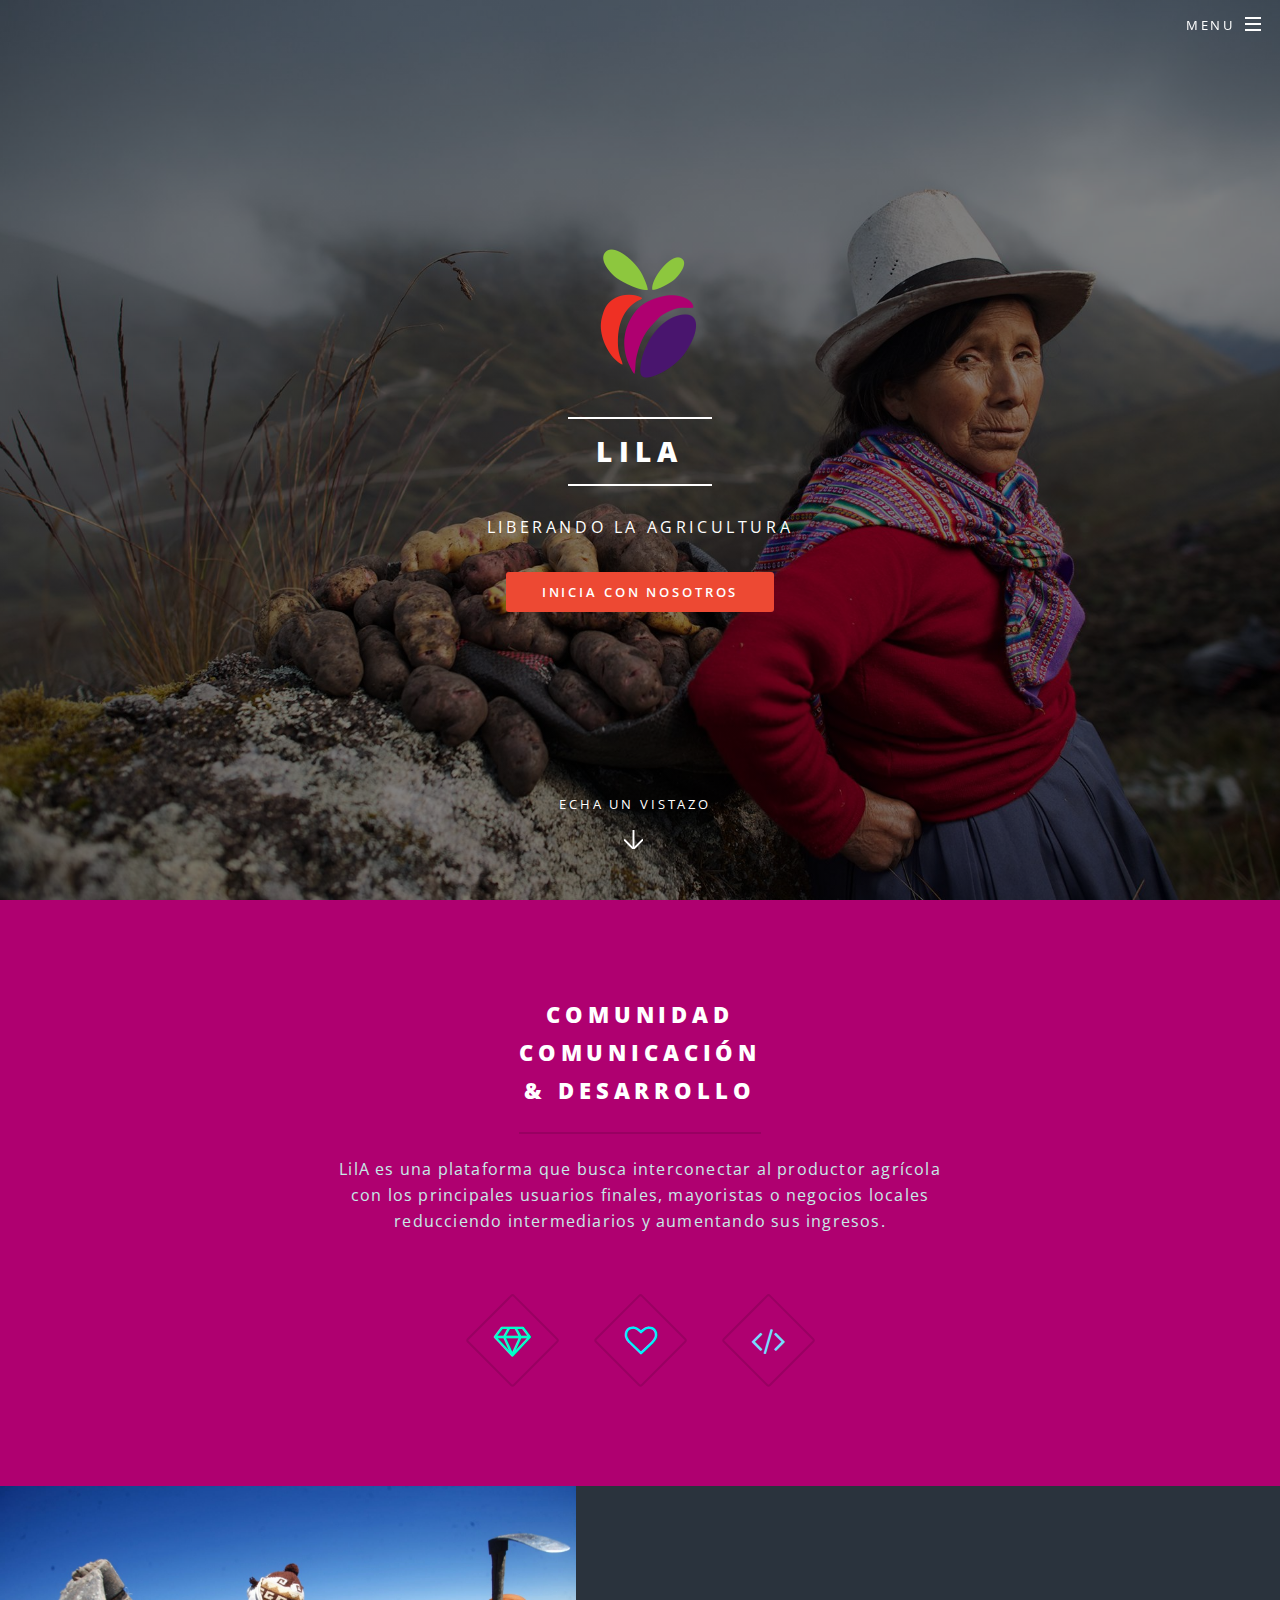
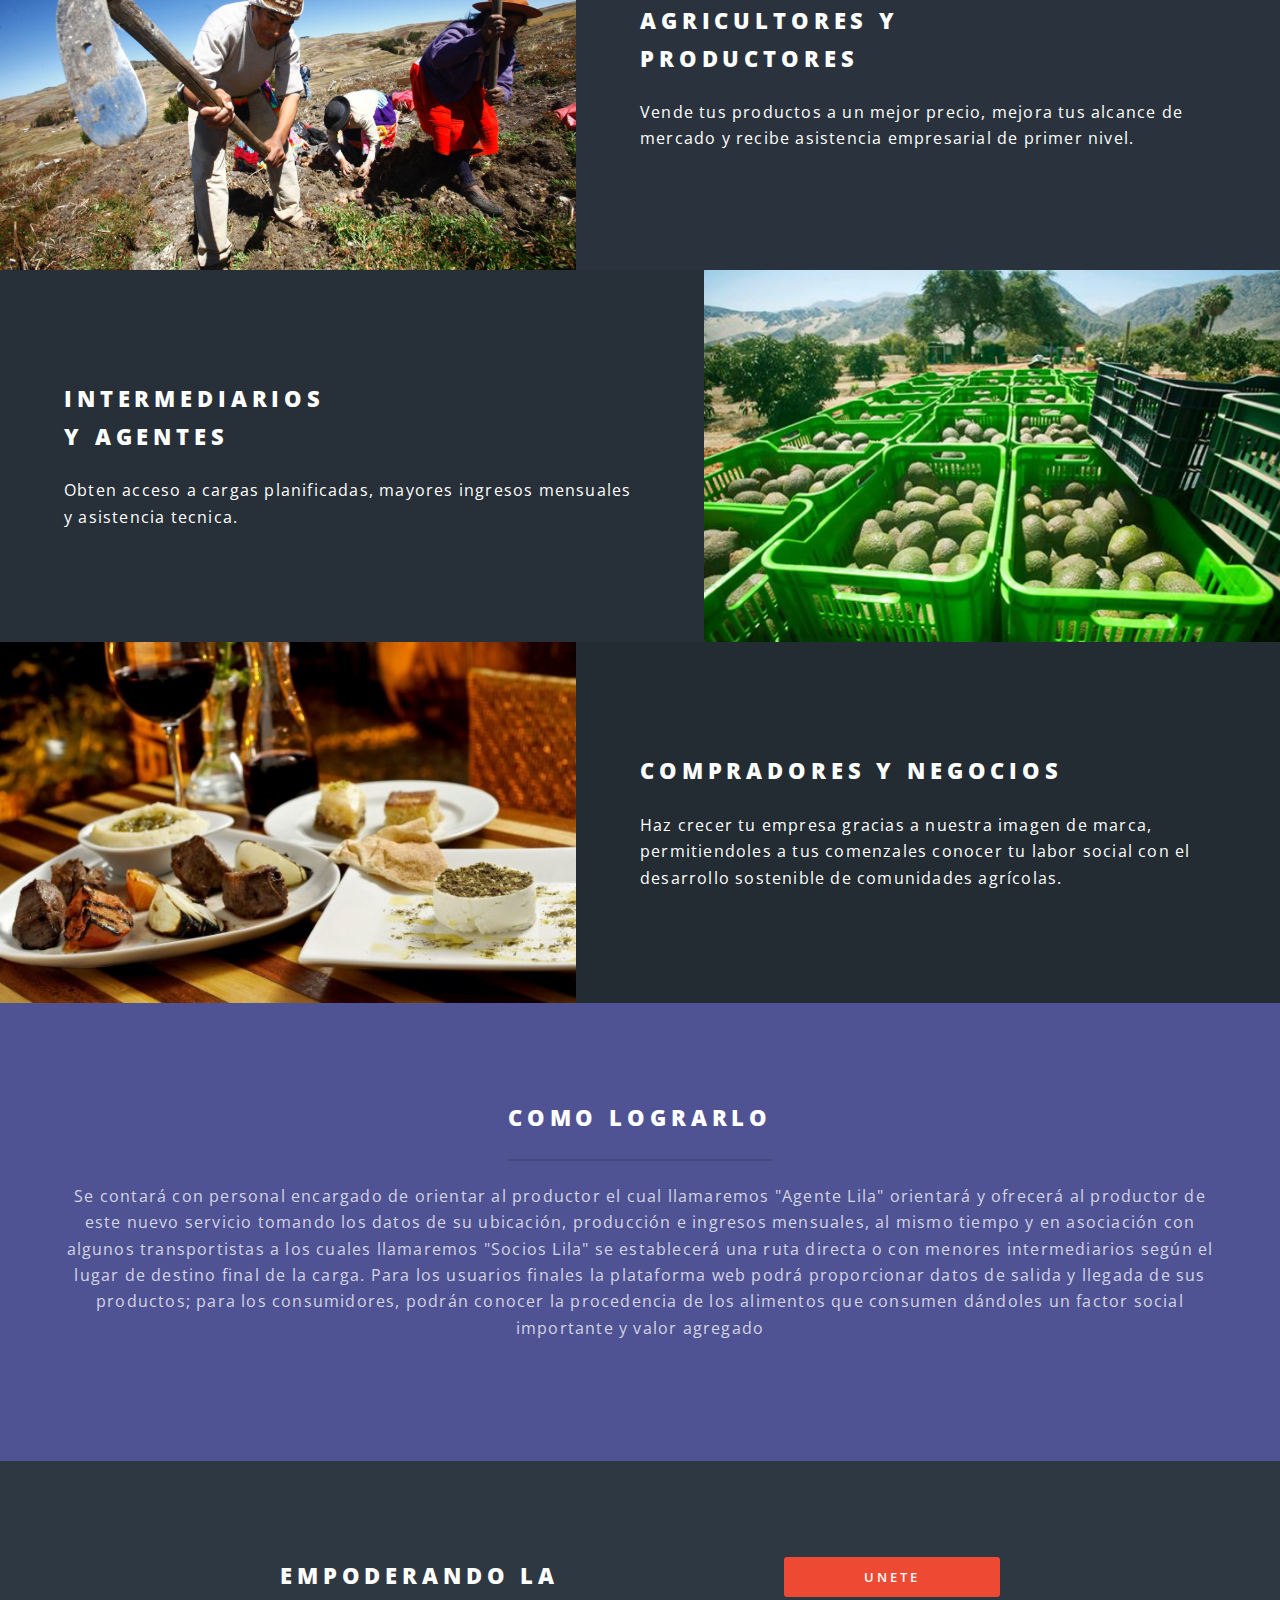
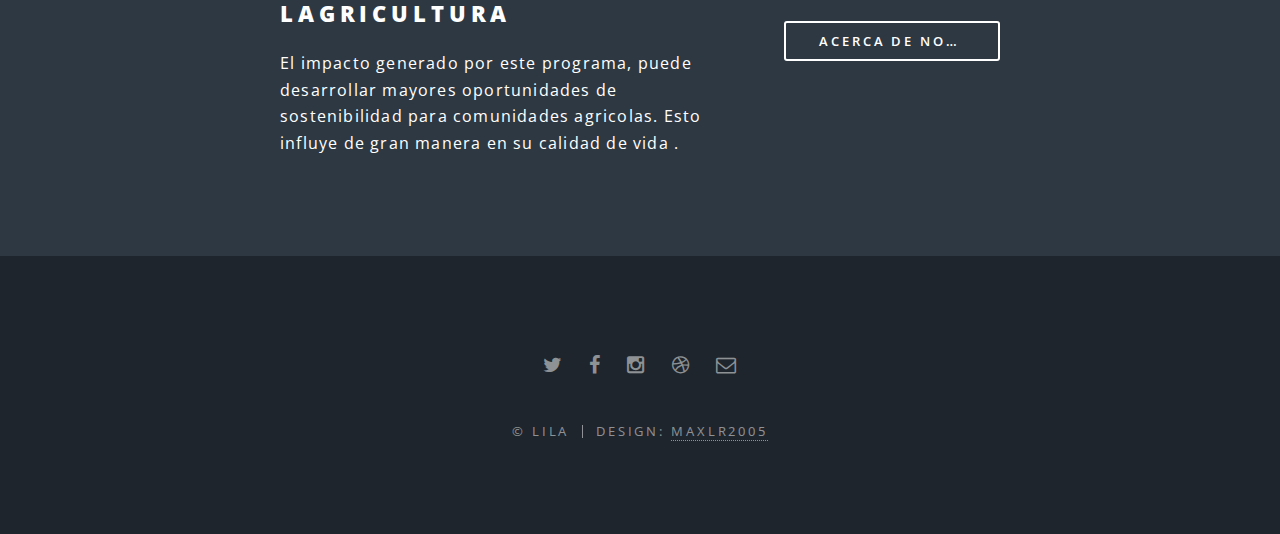
<file: index.html>
<!DOCTYPE HTML>
<!--
	Spectral by HTML5 UP
	html5up.net | @n33co
	Free for personal and commercial use under the CCA 3.0 license (html5up.net/license)
-->
<html>
	<head>
		<title>LilA</title>
		<meta charset="utf-8" />
		<meta name="viewport" content="width=device-width, initial-scale=1" />
		<!--[if lte IE 8]><script src="assets/js/ie/html5shiv.js"></script><![endif]-->
		<link rel="stylesheet" href="assets/css/main.css" />
		<!--[if lte IE 8]><link rel="stylesheet" href="assets/css/ie8.css" /><![endif]-->
		<!--[if lte IE 9]><link rel="stylesheet" href="assets/css/ie9.css" /><![endif]-->
	</head>
	<body class="landing">

		<!-- Page Wrapper -->
			<div id="page-wrapper">

				<!-- Header -->
					<header id="header" class="alt">
                        
						<h1><a href="index.html"><img src="images/li.png"/>LilA</a></h1>
						<nav id="nav">
							<ul>
								<li class="special">
									<a href="#menu" class="menuToggle"><span>Menu</span></a>
									<div id="menu">
										<ul>
											<li><a href="index.html">Inicio</a></li>
                                            <li><a href="login.html">Log In</a></li>
                                            <li><a href="sing_up.html">Sign Up</a></li>
                                            <li><a href="Nosotros.html">Nosotros</a></li>
                                            <li><a href="agricultor.html">Productores</a></li>
                                            <li><a href="#">Agentes</a></li>
                                            <li><a href="#">Socios</a></li>
											
											<li><a href="contact.html">Contactanos</a></li>
											
											
										</ul>
									</div>
								</li>
							</ul>
						</nav>
					</header>

				<!-- Banner -->
					<section id="banner">
						<div class="inner">
                            <ul><img src="images/lil.png"/>
                            </ul>
							<h2>LilA</h2>
							<p>Liberando la agricultura<br />
							</p>
							<ul class="actions">
								<li><a href="sing_up.html" class="button special">inicia con nosotros</a></li>
							</ul>
						</div>
						<a href="#one" class="more scrolly">echa un vistazo</a>
					</section>

				<!-- One -->
					<section id="one" class="wrapper style1 special">
						<div class="inner">
							<header class="major">
								<h2>Comunidad<br />
                                Comunicación<br />
								& Desarrollo</h2>
								<p>LilA es una plataforma que busca interconectar al productor agrícola <br />
                                    con los principales usuarios finales, mayoristas o negocios locales<br />
                                    reducciendo intermediarios y aumentando sus ingresos.</p>
							</header>
							<ul class="icons major">
								<li><span class="icon fa-diamond major style1"><span class="label">MOXMOXMOX</span></span></li>
								<li><span class="icon fa-heart-o major style2"><span class="label">MOX MOX MOX</span></span></li>
								<li><span class="icon fa-code major style3"><span class="label">DMOX MOX MOx</span></span></li>
							</ul>
						</div>
					</section>

				<!-- Two -->
					<section id="two" class="wrapper alt style2">
						<section class="spotlight">
							<div class="image"><img src="images/pic01.jpg" alt="" /></div><div class="content">
								<h2>Agricultores y<br />
								productores</h2>
								<p>Vende tus productos a un mejor precio, mejora tus alcance de mercado y recibe asistencia empresarial de primer nivel.</p>
							</div>
						</section>
						<section class="spotlight">
							<div class="image"><img src="images/pic02.jpg" alt="" /></div><div class="content">
								<h2>Intermediarios<br />
								y agentes</h2>
								<p>Obten acceso a cargas planificadas, mayores ingresos mensuales y asistencia tecnica.</p>
							</div>
						</section>
						<section class="spotlight">
							<div class="image"><img src="images/pic03.jpg" alt="" /></div><div class="content">
								<h2>Compradores y Negocios<br />
								</h2>
								<p>Haz crecer tu empresa gracias a nuestra imagen de marca, permitiendoles a tus comenzales conocer tu labor social con el desarrollo sostenible de comunidades agrícolas.</p>
							</div>
						</section>
					</section>

				<!-- Three -->
					<section id="three" class="wrapper style3 special">
						<div class="inner">
							<header class="major">
								<h2>Como lograrlo</h2>
								<p>Se contará con personal encargado de orientar al productor el cual llamaremos "Agente Lila" orientará y ofrecerá al productor de este nuevo servicio tomando los datos de su ubicación, producción e ingresos mensuales, al mismo tiempo y en asociación con algunos transportistas a los cuales llamaremos "Socios Lila" se establecerá una ruta directa o con menores intermediarios según el lugar de destino final de la carga. Para los usuarios finales la plataforma web podrá proporcionar datos de salida y llegada de sus productos; para los consumidores, podrán conocer la procedencia de los alimentos que consumen dándoles un factor social importante y valor agregado</p>
                            <!--    
							</header>
							<ul class="features">
								<li class="icon fa-paper-plane-o">
									<h3>Comienza a ofertar</h3>
									<p>Augue consectetur sed interdum imperdiet et ipsum. Mauris lorem tincidunt nullam amet leo Aenean ligula consequat consequat.</p>
								</li>
								<li class="icon fa-laptop">
									<h3>Hazlo tuyo</h3>
									<p>Registrate en LilA para personalizar nuestra atecion a tus necesidades.</p>
								</li>
								<li class="icon fa-code">
									<h3>Desarrolla</h3>
									<p>Augue consectetur sed interdum imperdiet et ipsum. Mauris lorem tincidunt nullam amet leo Aenean ligula consequat consequat.</p>
								</li>
								<li class="icon fa-headphones">
									<h3>Disfruta</h3>
									<p>Augue consectetur sed interdum imperdiet et ipsum. Mauris lorem tincidunt nullam amet leo Aenean ligula consequat consequat.</p>
								</li>
								<li class="icon fa-heart-o">
									<h3>tu actividad</h3>
									<p>Selecciona el rubro o tipo de negocio que manejas para apoyarte en base a la misma.</p>
								</li>
								<li class="icon fa-flag-o">
									<h3></h3>
									<p>Augue consectetur sed interdum imperdiet et ipsum. Mauris lorem tincidunt nullam amet leo Aenean ligula consequat consequat.</p>
								</li>
							</ul>
                        -->
						</div>
					</section>

				<!-- CTA -->
					<section id="cta" class="wrapper style4">
						<div class="inner">
							<header>
								<h2>Empoderando la lagricultura</h2>
								<p>El impacto generado por este programa, puede desarrollar mayores oportunidades de sostenibilidad para comunidades agricolas. Esto influye de gran manera en su calidad de vida .
                                </p>
							</header>
							<ul class="actions vertical">
								<li><a href="sing_up.html" class="button fit special">Unete</a></li>
								<li><a href="Nosotros.html" class="button fit">Acerca de nosotros</a></li>
							</ul>
						</div>
					</section>

				<!-- Footer -->
					<footer id="footer">
						<ul class="icons">
							<li><a href="http://twitter.com/maxlr2005" class="icon fa-twitter"><span class="label">Twitter</span></a></li>
							<li><a href="images/lilaface.png" class="icon fa-facebook"><span class="label">Facebook</span></a></li>
							<li><a href="http://instagram.com/maxlr2005" class="icon fa-instagram"><span class="label">Instagram</span></a></li>
							<li><a href="https://dribbble.com" class="icon fa-dribbble"><span class="label">Dribbble</span></a></li>
							<li><a href="http://mail.google.com" class="icon fa-envelope-o"><span class="label">Email</span></a></li>
						</ul>
						<ul class="copyright">
							<li>&copy; LilA</li><li>Design: <a href="http://html5up.net">Maxlr2005</a></li>
						</ul>
					</footer>

			</div>

		<!-- Scripts -->
			<script src="assets/js/jquery.min.js"></script>
			<script src="assets/js/jquery.scrollex.min.js"></script>
			<script src="assets/js/jquery.scrolly.min.js"></script>
			<script src="assets/js/skel.min.js"></script>
			<script src="assets/js/util.js"></script>
			<!--[if lte IE 8]><script src="assets/js/ie/respond.min.js"></script><![endif]-->
			<script src="assets/js/main.js"></script>

	</body>
</html>
</file>
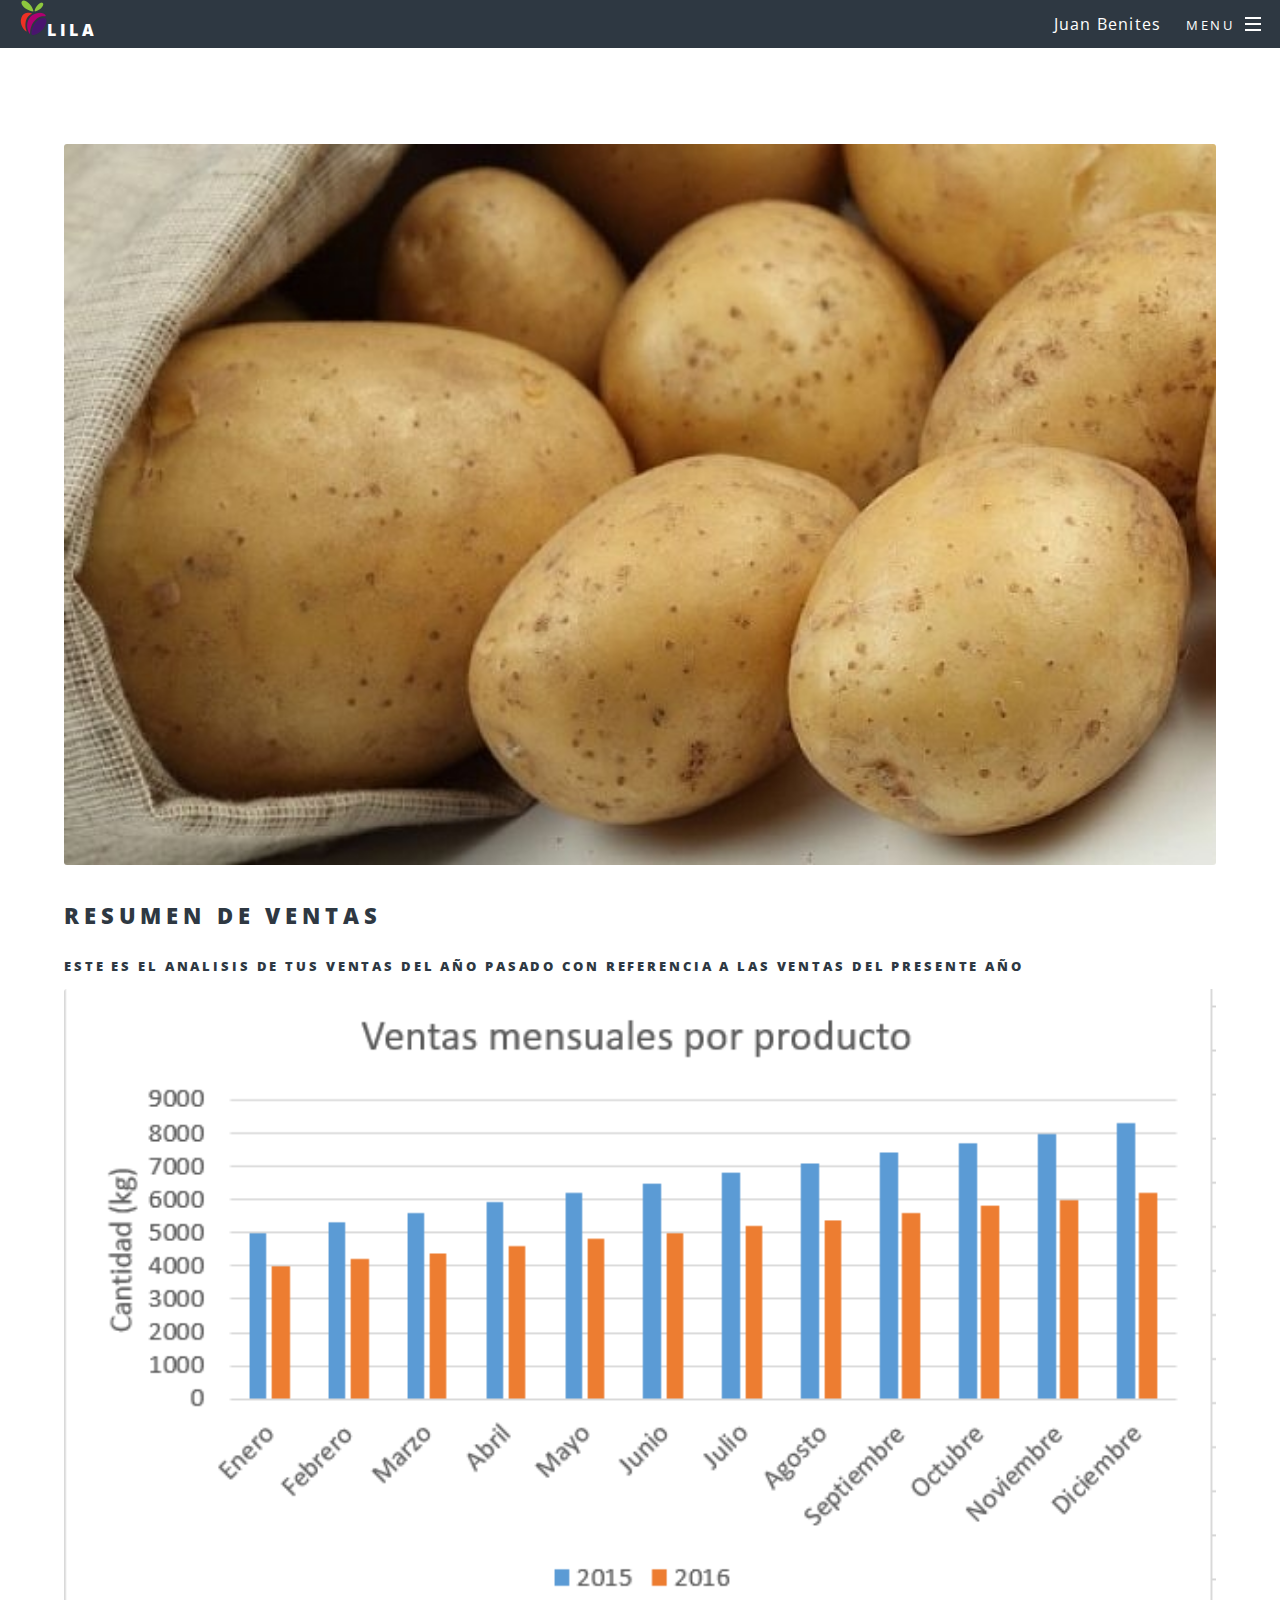
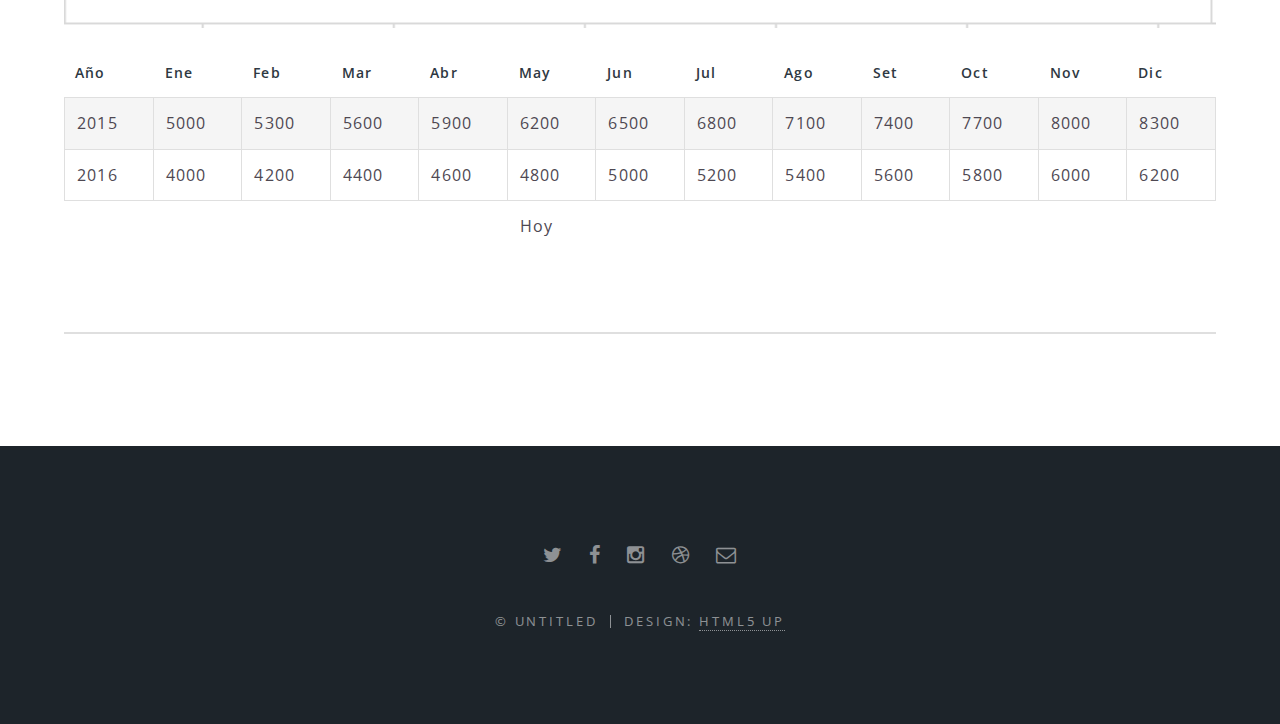
<file: agricultor.html>
<!DOCTYPE HTML>
<!--
	Spectral by HTML5 UP
	html5up.net | @n33co
	Free for personal and commercial use under the CCA 3.0 license (html5up.net/license)
-->
<html>
	<head>
		<title>LilA</title>
		<meta charset="utf-8" />
		<meta name="viewport" content="width=device-width, initial-scale=1" />
		<!--[if lte IE 8]><script src="assets/js/ie/html5shiv.js"></script><![endif]-->
		<link rel="stylesheet" href="assets/css/main.css" />
		<!--[if lte IE 8]><link rel="stylesheet" href="assets/css/ie8.css" /><![endif]-->
		<!--[if lte IE 9]><link rel="stylesheet" href="assets/css/ie9.css" /><![endif]-->
	</head>
	<body>

		<!-- Page Wrapper -->
			<div id="page-wrapper">

				<!-- Header -->
					<header id="header">
						<h1><a href="index.html"><img src="images/li.png"/>LilA</a></h1>
						<nav id="nav">
							<ul>
                                <li>Juan Benites</li>
								<li class="special">
									<a href="#menu" class="menuToggle"><span>Menu</span></a>
									<div id="menu">
										<ul>
                                            <li><a href="agricultor.html">Inicio</a></li>
                                            <li><a href="perfilagro.html">Mi Perfil</a></li>
                                            <li><a href="productos.html">Mis productos</a></li>
                                            <li><a href="agricultor.html">Mis clientes</a></li>
                                            <li><a href="agricultor.html">Historial de Ventas</a></li>			
											<li><a href="contact.html">Asistencia LilA</a></li>
                                            <li><a href="index.html">Salir</a></li>
										</ul>
									</div>
								</li>
							</ul>
                            
						</nav>
					</header>

				<!-- Main -->
					<article id="main">
						
						<section class="wrapper style5">
							<div class="inner">
                                <div class="12u"><span class="image fit"><img src="images/yungay.jpg" alt="" /></span></div>
								<h2>Resumen de Ventas</h2>
                                <h5>Este es el analisis de tus ventas del año pasado con referencia a las ventas del presente año</h5>
                                <section>
									<div class="box alt">
										<div class="row uniform 50%">
											<div class="12u"><span class="image fit"><img src="images/registro.PNG" alt="" /></span></div>
											
										</div>
									</div>
									<div class="table-wrapper">
										<table class="alt">
											<thead>
												<tr>
													<th>Año</th>
                                                    <th>Ene</th>	<th>Feb</th>  <th>Mar</th>
                                                    <th>Abr</th>
                                                    <th>May</th>
                                                    <th>Jun</th>
                                                    <th>Jul</th>
                                                    <th>Ago</th>
                                                    <th>Set</th>
                                                    <th>Oct</th>
                                                    <th>Nov</th>
                                                    <th>Dic</th>
												</tr>
											</thead>
											<tbody>
												<tr>
													<td>2015</td>
													<td>5000</td>
                                                    <td>5300</td>
                                                    <td>5600</td>
                                                    <td>5900</td>
                                                    <td>6200</td>
                                                    <td>6500</td>
                                                    <td>6800</td>
                                                    <td>7100</td>
                                                    <td>7400</td>
                                                    <td>7700</td>
                                                    <td>8000</td>
                                                    <td>8300</td>
												</tr>
												<tr>
													<td>2016</td>
													<td>4000</td>
                                                    <td>4200</td>
                                                    <td>4400</td>
                                                    <td>4600</td>
                                                    <td>4800</td>
                                                    <td>5000</td>
                                                    <td>5200</td>
                                                    <td>5400</td>
                                                    <td>5600</td>
                                                    <td>5800</td>
                                                    <td>6000</td>
                                                    <td>6200</td>
												</tr>
												
											</tbody>
											<tfoot>
												<tr>
													<td colspan="5"></td>
													<td>Hoy</td>
												</tr>
											</tfoot>
										</table>
									</div>
								</section>
                                
								<hr />
                                                

								
							</div>
						</section>
					</article>

				<!-- Footer -->
					<footer id="footer">
						<ul class="icons">
							<li><a href="#" class="icon fa-twitter"><span class="label">Twitter</span></a></li>
							<li><a href="#" class="icon fa-facebook"><span class="label">Facebook</span></a></li>
							<li><a href="#" class="icon fa-instagram"><span class="label">Instagram</span></a></li>
							<li><a href="#" class="icon fa-dribbble"><span class="label">Dribbble</span></a></li>
							<li><a href="#" class="icon fa-envelope-o"><span class="label">Email</span></a></li>
						</ul>
						<ul class="copyright">
							<li>&copy; Untitled</li><li>Design: <a href="http://html5up.net">HTML5 UP</a></li>
						</ul>
					</footer>

			</div>

		<!-- Scripts -->
			<script src="assets/js/jquery.min.js"></script>
			<script src="assets/js/jquery.scrollex.min.js"></script>
			<script src="assets/js/jquery.scrolly.min.js"></script>
			<script src="assets/js/skel.min.js"></script>
			<script src="assets/js/util.js"></script>
			<!--[if lte IE 8]><script src="assets/js/ie/respond.min.js"></script><![endif]-->
			<script src="assets/js/main.js"></script>

	</body>
</html>
</file>
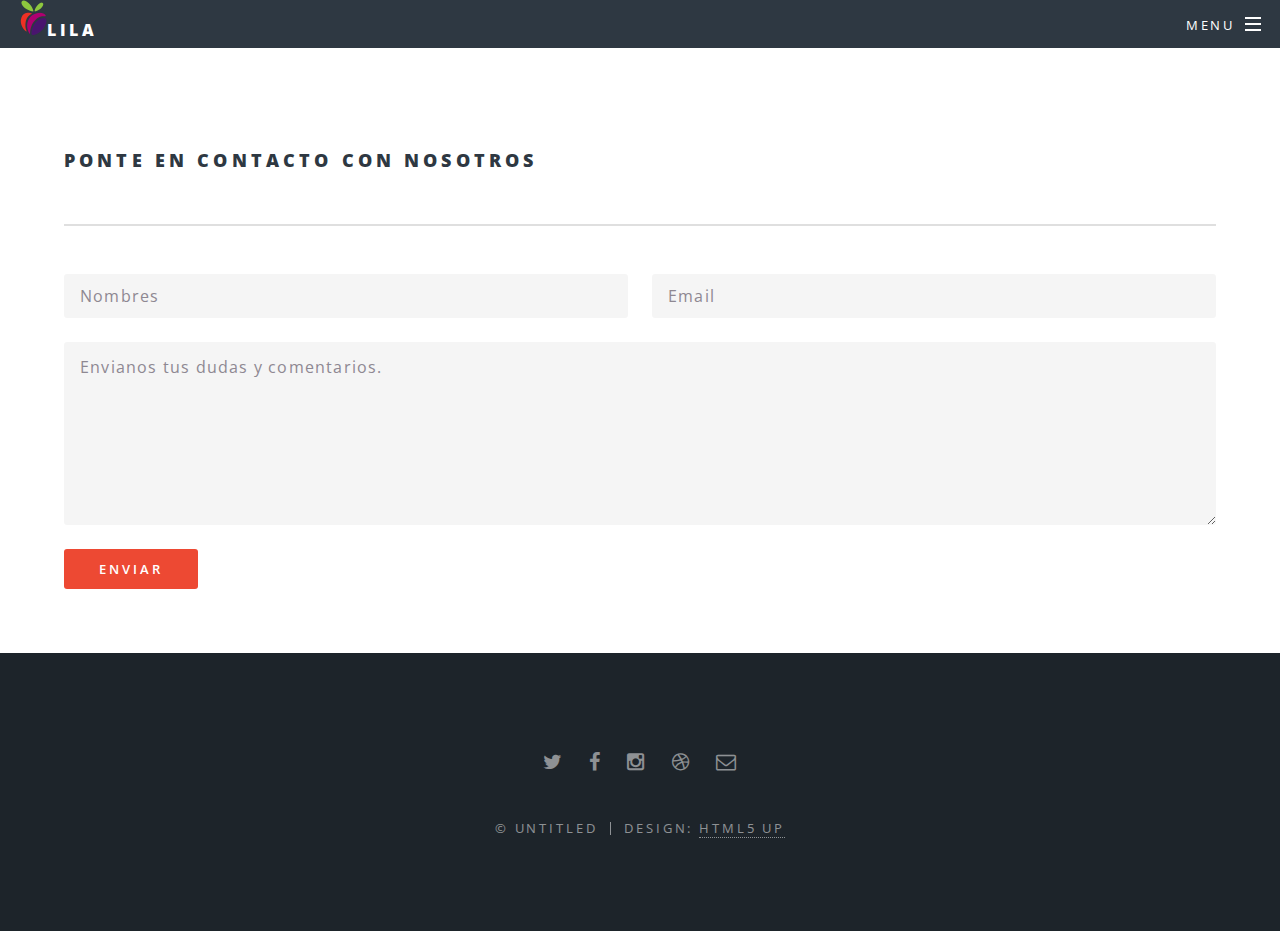
<file: contact.html>
<!DOCTYPE HTML>
<!--
	Spectral by HTML5 UP
	html5up.net | @n33co
	Free for personal and commercial use under the CCA 3.0 license (html5up.net/license)
-->
<html>
	<head>
		<title>LilA</title>
		<meta charset="utf-8" />
		<meta name="viewport" content="width=device-width, initial-scale=1" />
		<!--[if lte IE 8]><script src="assets/js/ie/html5shiv.js"></script><![endif]-->
		<link rel="stylesheet" href="assets/css/main.css" />
		<!--[if lte IE 8]><link rel="stylesheet" href="assets/css/ie8.css" /><![endif]-->
		<!--[if lte IE 9]><link rel="stylesheet" href="assets/css/ie9.css" /><![endif]-->
	</head>
	<body>

		<!-- Page Wrapper -->
			<div id="page-wrapper">

				<!-- Header -->
					<header id="header">
						<h1><a href="index.html"><img src="images/li.png"/>LilA</a></h1>
						<nav id="nav">
							<ul>
								<li class="special">
									<a href="#menu" class="menuToggle"><span>Menu</span></a>
									<div id="menu">
										<ul>
                                            <li><a href="index.html">Inicio</a></li>
                                            <li><a href="login.html">Log In</a></li>
                                            <li><a href="sing_up.html">Sign Up</a></li>
                                            <li><a href="Nosotros.html">Nosotros</a></li>
                                            <li><a href="#">Productores</a></li>
                                            <li><a href="#">Agentes</a></li>
                                            <li><a href="#">Socios</a></li>
											
											<li><a href="contact.html">Contactanos</a></li>
										</ul>
									</div>
								</li>
							</ul>
                            
						</nav>
					</header>

				<!-- Main -->
					<article id="main">
						
						<section class="wrapper style5">
							<div class="inner">

								<h3>Ponte en contacto con nosotros</h3>
								<hr />
                                <div class="row uniform">
                                            
											<div class="6u 12u$(xsmall)">
												<input type="text" name="demo-name" id="demo-name" value="" placeholder="Nombres" />
											</div>
                                            <div class="6u$ 12u$(xsmall)">
												<input type="email" name="demo-email" id="demo-email" value="" placeholder="Email" />
											</div>
                                    <div class="12u$">
												<textarea name="demo-message" id="demo-message" placeholder="Envianos tus dudas y comentarios." rows="6"></textarea>
											</div>
                                    <div class="12u$">
												<ul class="actions">
													<li><input type="submit" value="Enviar" class="special" /></li>
													
												</ul>
											</div>
                                        </div>
								
                                

								
							</div>
						</section>
					</article>

				<!-- Footer -->
					<footer id="footer">
						<ul class="icons">
							<li><a href="#" class="icon fa-twitter"><span class="label">Twitter</span></a></li>
							<li><a href="#" class="icon fa-facebook"><span class="label">Facebook</span></a></li>
							<li><a href="#" class="icon fa-instagram"><span class="label">Instagram</span></a></li>
							<li><a href="#" class="icon fa-dribbble"><span class="label">Dribbble</span></a></li>
							<li><a href="#" class="icon fa-envelope-o"><span class="label">Email</span></a></li>
						</ul>
						<ul class="copyright">
							<li>&copy; Untitled</li><li>Design: <a href="http://html5up.net">HTML5 UP</a></li>
						</ul>
					</footer>

			</div>

		<!-- Scripts -->
			<script src="assets/js/jquery.min.js"></script>
			<script src="assets/js/jquery.scrollex.min.js"></script>
			<script src="assets/js/jquery.scrolly.min.js"></script>
			<script src="assets/js/skel.min.js"></script>
			<script src="assets/js/util.js"></script>
			<!--[if lte IE 8]><script src="assets/js/ie/respond.min.js"></script><![endif]-->
			<script src="assets/js/main.js"></script>

	</body>
</html>
</file>
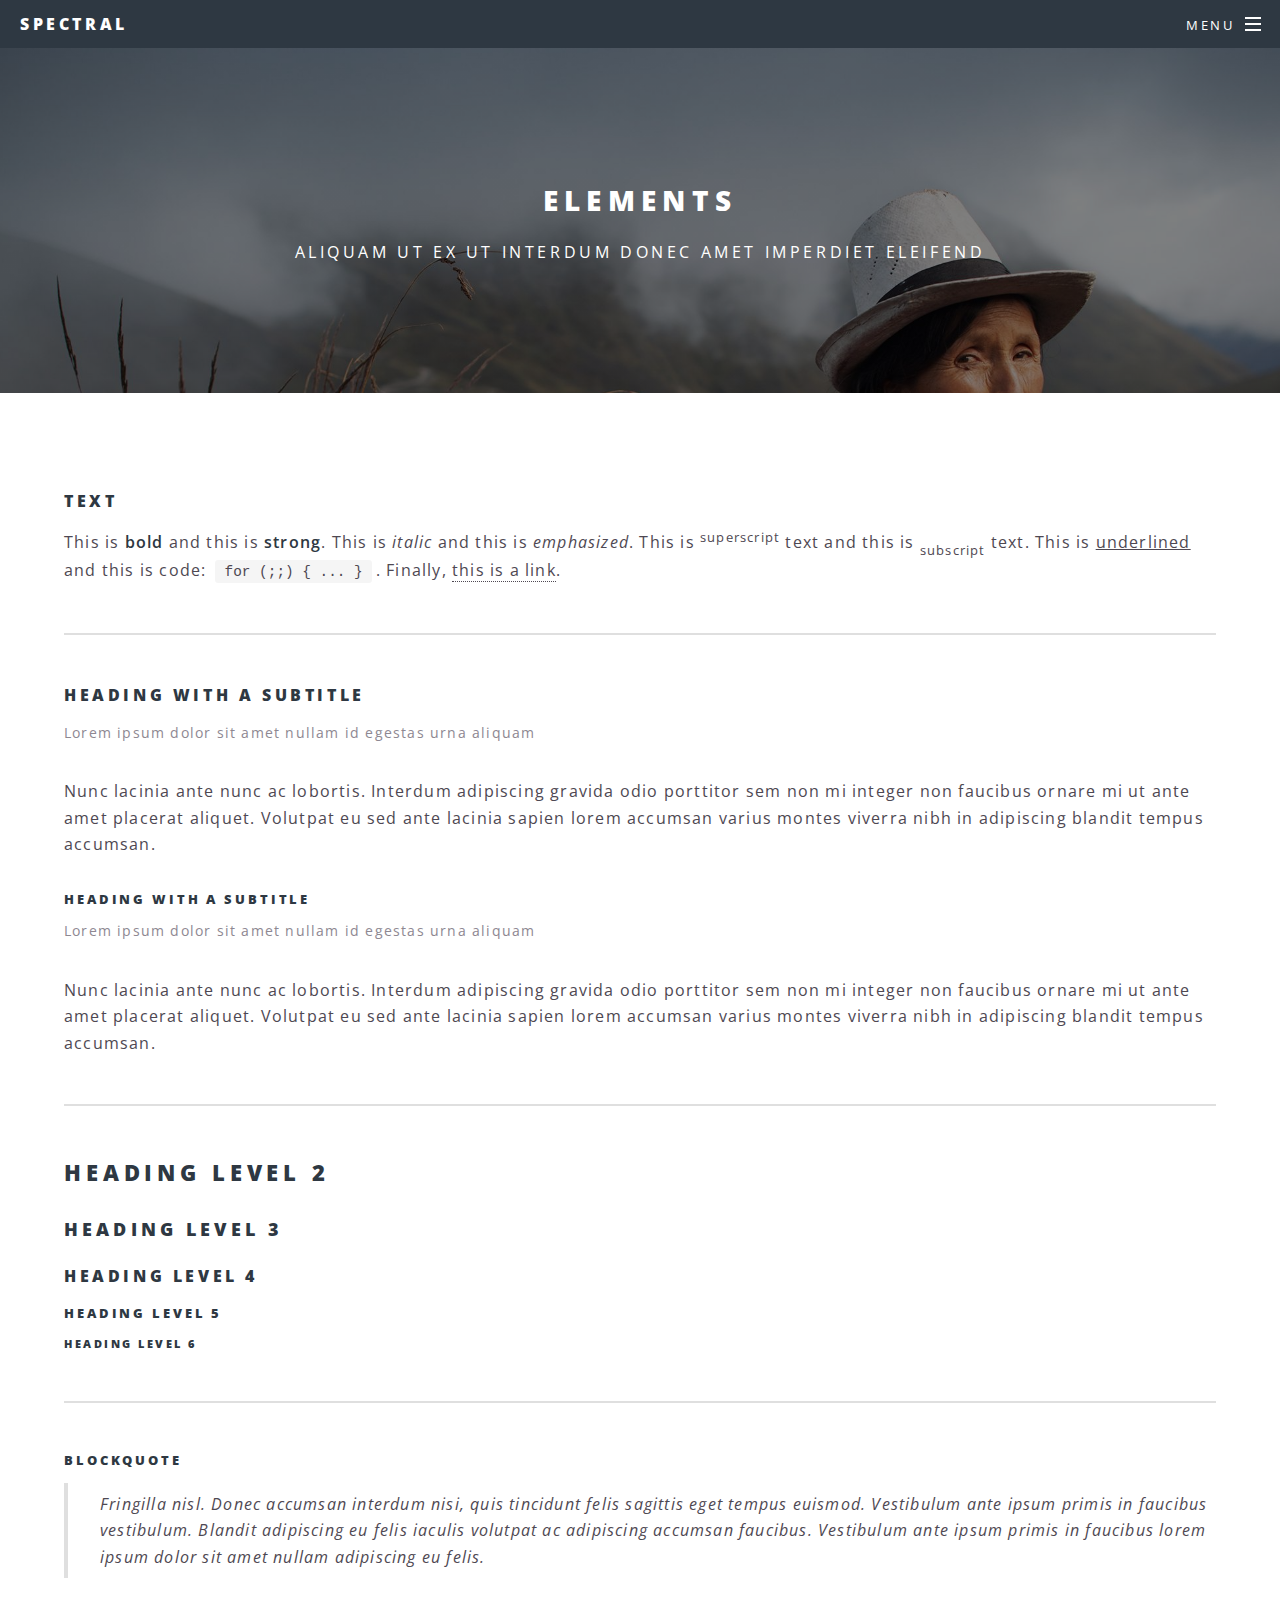
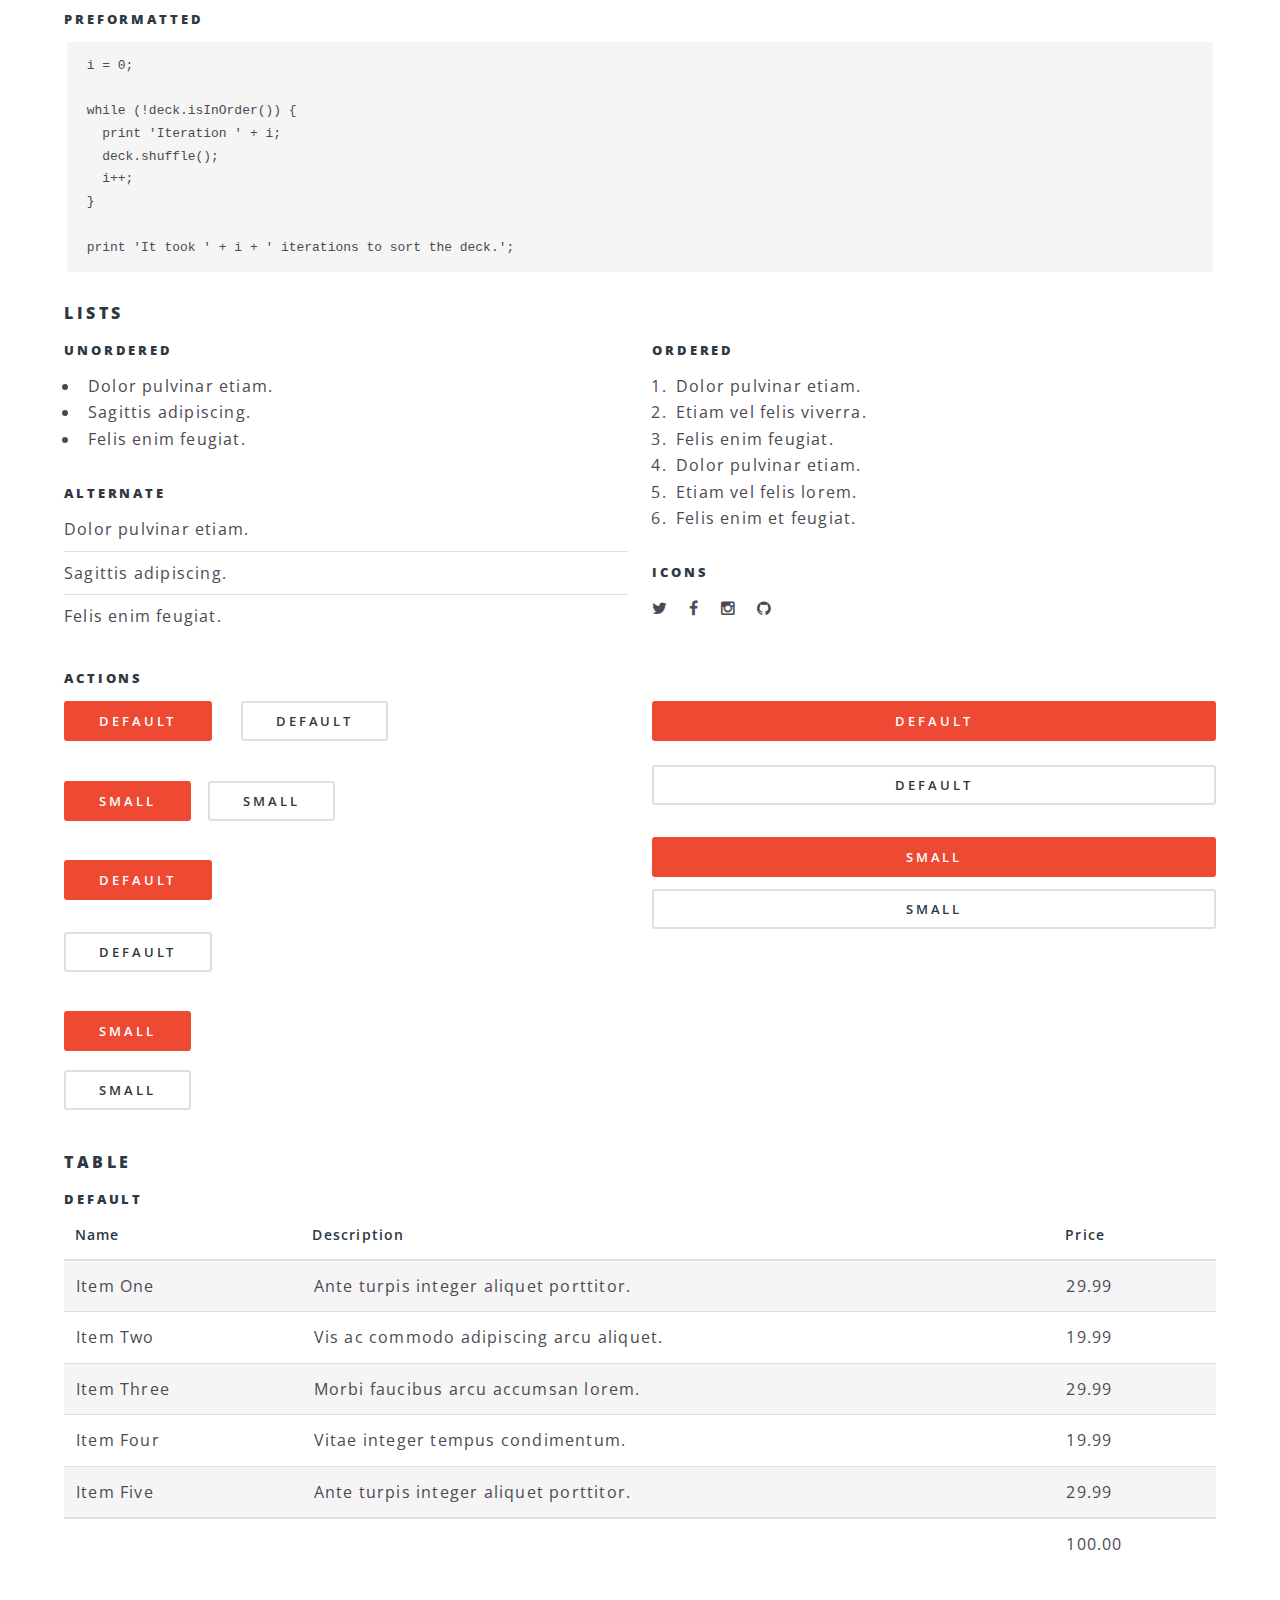
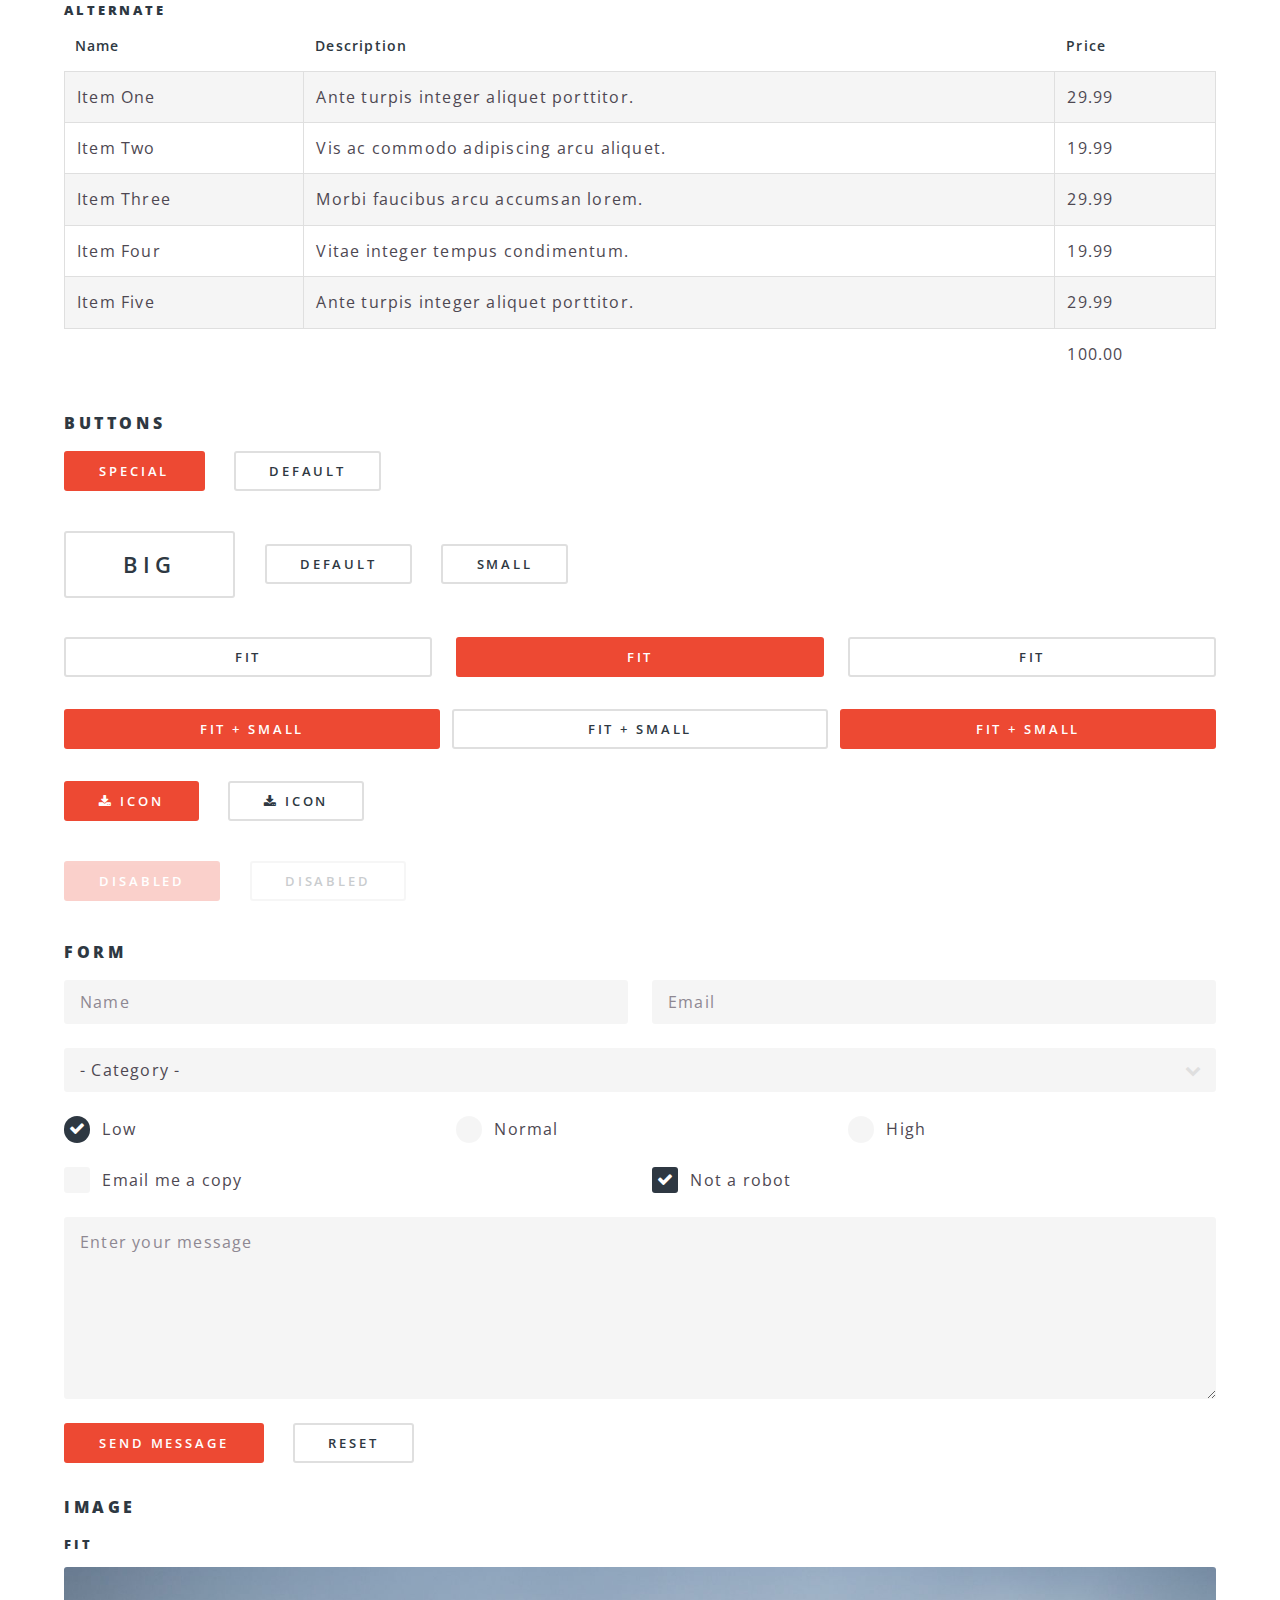
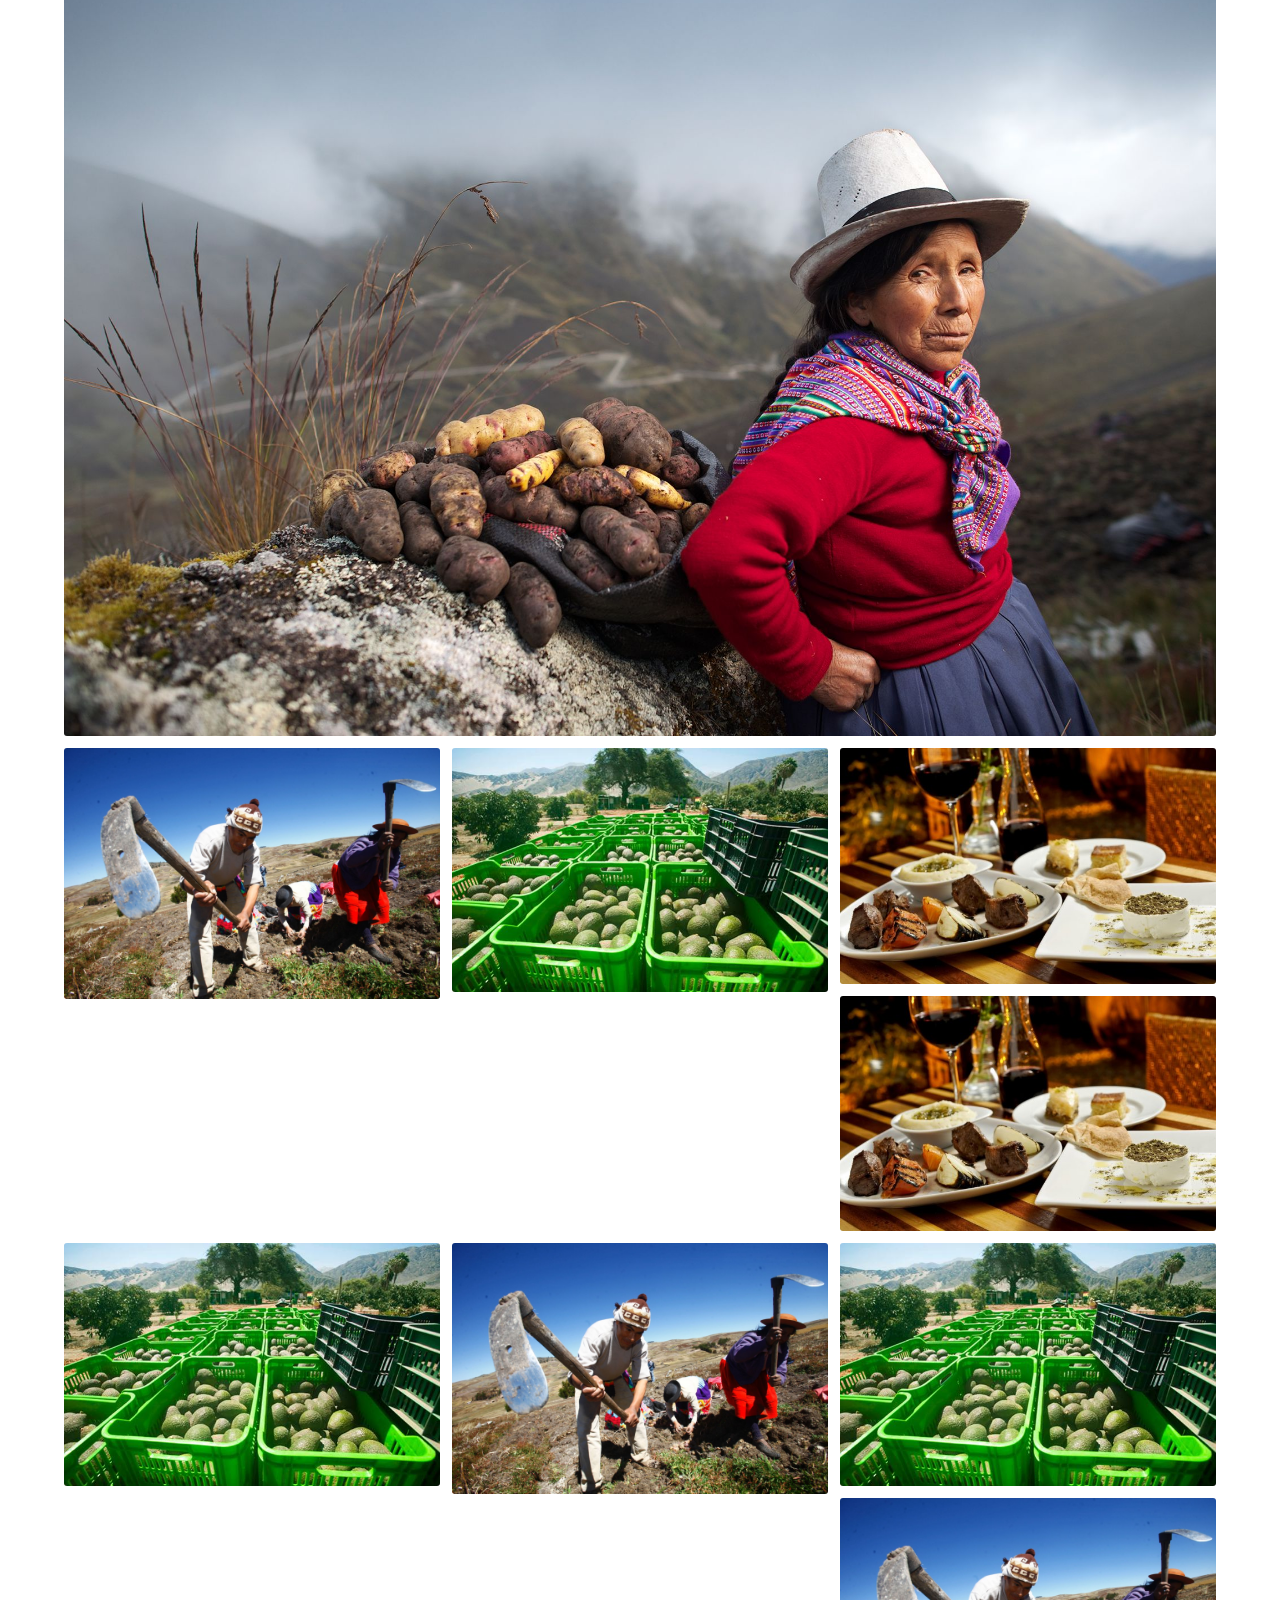
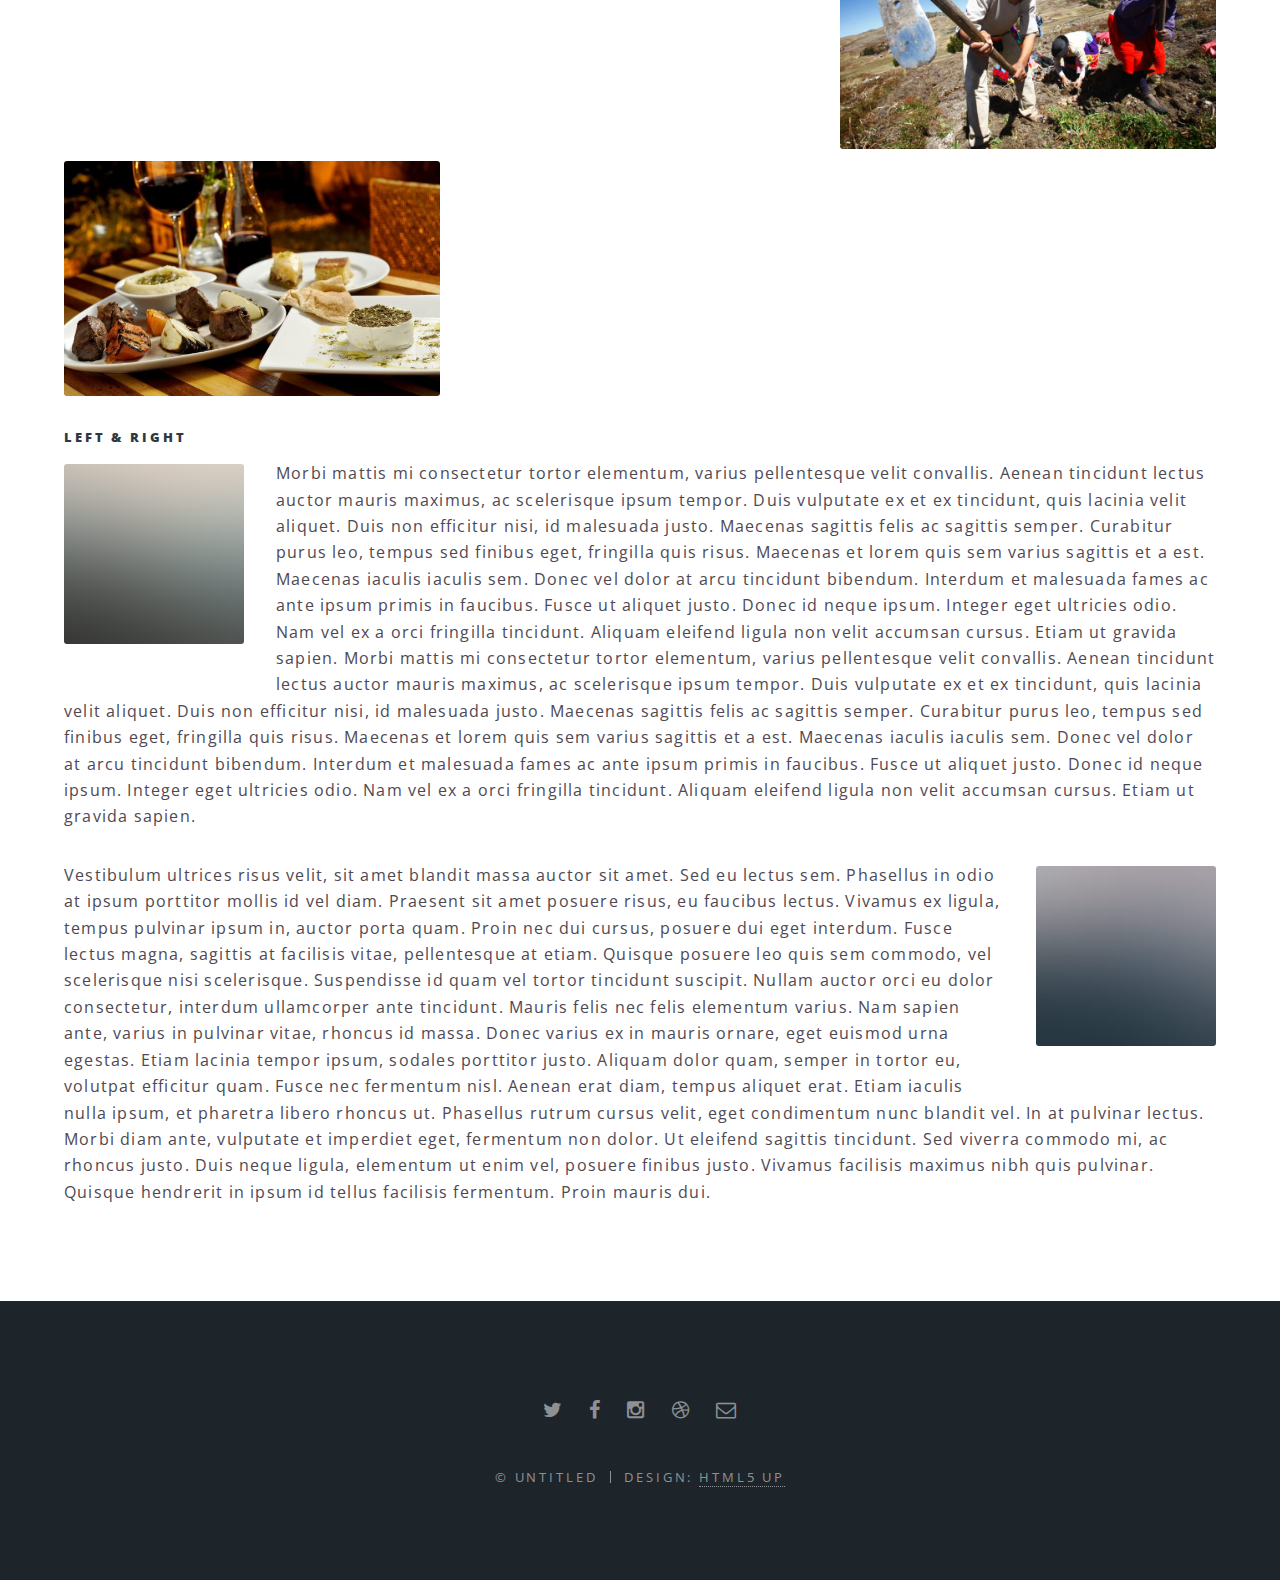
<file: elements.html>
<!DOCTYPE HTML>
<!--
	Spectral by HTML5 UP
	html5up.net | @n33co
	Free for personal and commercial use under the CCA 3.0 license (html5up.net/license)
-->
<html>
	<head>
		<title>Elements - Spectral by HTML5 UP</title>
		<meta charset="utf-8" />
		<meta name="viewport" content="width=device-width, initial-scale=1" />
		<!--[if lte IE 8]><script src="assets/js/ie/html5shiv.js"></script><![endif]-->
		<link rel="stylesheet" href="assets/css/main.css" />
		<!--[if lte IE 8]><link rel="stylesheet" href="assets/css/ie8.css" /><![endif]-->
		<!--[if lte IE 9]><link rel="stylesheet" href="assets/css/ie9.css" /><![endif]-->
	</head>
	<body>

		<!-- Page Wrapper -->
			<div id="page-wrapper">

				<!-- Header -->
					<header id="header">
						<h1><a href="index.html">Spectral</a></h1>
						<nav id="nav">
							<ul>
								<li class="special">
									<a href="#menu" class="menuToggle"><span>Menu</span></a>
									<div id="menu">
										<ul>
											<li><a href="index.html">Home</a></li>
											<li><a href="generic.html">Generic</a></li>
											<li><a href="elements.html">Elements</a></li>
											<li><a href="#">Sign Up</a></li>
											<li><a href="#">Log In</a></li>
										</ul>
									</div>
								</li>
							</ul>
						</nav>
					</header>

				<!-- Main -->
					<article id="main">
						<header>
							<h2>Elements</h2>
							<p>Aliquam ut ex ut interdum donec amet imperdiet eleifend</p>
						</header>
						<section class="wrapper style5">
							<div class="inner">

								<section>
									<h4>Text</h4>
									<p>This is <b>bold</b> and this is <strong>strong</strong>. This is <i>italic</i> and this is <em>emphasized</em>.
									This is <sup>superscript</sup> text and this is <sub>subscript</sub> text.
									This is <u>underlined</u> and this is code: <code>for (;;) { ... }</code>. Finally, <a href="#">this is a link</a>.</p>
									<hr />
									<header>
										<h4>Heading with a Subtitle</h4>
										<p>Lorem ipsum dolor sit amet nullam id egestas urna aliquam</p>
									</header>
									<p>Nunc lacinia ante nunc ac lobortis. Interdum adipiscing gravida odio porttitor sem non mi integer non faucibus ornare mi ut ante amet placerat aliquet. Volutpat eu sed ante lacinia sapien lorem accumsan varius montes viverra nibh in adipiscing blandit tempus accumsan.</p>
									<header>
										<h5>Heading with a Subtitle</h5>
										<p>Lorem ipsum dolor sit amet nullam id egestas urna aliquam</p>
									</header>
									<p>Nunc lacinia ante nunc ac lobortis. Interdum adipiscing gravida odio porttitor sem non mi integer non faucibus ornare mi ut ante amet placerat aliquet. Volutpat eu sed ante lacinia sapien lorem accumsan varius montes viverra nibh in adipiscing blandit tempus accumsan.</p>
									<hr />
									<h2>Heading Level 2</h2>
									<h3>Heading Level 3</h3>
									<h4>Heading Level 4</h4>
									<h5>Heading Level 5</h5>
									<h6>Heading Level 6</h6>
									<hr />
									<h5>Blockquote</h5>
									<blockquote>Fringilla nisl. Donec accumsan interdum nisi, quis tincidunt felis sagittis eget tempus euismod. Vestibulum ante ipsum primis in faucibus vestibulum. Blandit adipiscing eu felis iaculis volutpat ac adipiscing accumsan faucibus. Vestibulum ante ipsum primis in faucibus lorem ipsum dolor sit amet nullam adipiscing eu felis.</blockquote>
									<h5>Preformatted</h5>
									<pre><code>i = 0;

while (!deck.isInOrder()) {
  print 'Iteration ' + i;
  deck.shuffle();
  i++;
}

print 'It took ' + i + ' iterations to sort the deck.';</code></pre>
								</section>

								<section>
									<h4>Lists</h4>
									<div class="row">
										<div class="6u 12u$(medium)">
											<h5>Unordered</h5>
											<ul>
												<li>Dolor pulvinar etiam.</li>
												<li>Sagittis adipiscing.</li>
												<li>Felis enim feugiat.</li>
											</ul>
											<h5>Alternate</h5>
											<ul class="alt">
												<li>Dolor pulvinar etiam.</li>
												<li>Sagittis adipiscing.</li>
												<li>Felis enim feugiat.</li>
											</ul>
										</div>
										<div class="6u$ 12u$(medium)">
											<h5>Ordered</h5>
											<ol>
												<li>Dolor pulvinar etiam.</li>
												<li>Etiam vel felis viverra.</li>
												<li>Felis enim feugiat.</li>
												<li>Dolor pulvinar etiam.</li>
												<li>Etiam vel felis lorem.</li>
												<li>Felis enim et feugiat.</li>
											</ol>
											<h5>Icons</h5>
											<ul class="icons">
												<li><a href="#" class="icon fa-twitter"><span class="label">Twitter</span></a></li>
												<li><a href="#" class="icon fa-facebook"><span class="label">Facebook</span></a></li>
												<li><a href="#" class="icon fa-instagram"><span class="label">Instagram</span></a></li>
												<li><a href="#" class="icon fa-github"><span class="label">Github</span></a></li>
											</ul>
										</div>
									</div>
									<h5>Actions</h5>
									<div class="row">
										<div class="6u 12u$(medium)">
											<ul class="actions">
												<li><a href="#" class="button special">Default</a></li>
												<li><a href="#" class="button">Default</a></li>
											</ul>
											<ul class="actions small">
												<li><a href="#" class="button special small">Small</a></li>
												<li><a href="#" class="button small">Small</a></li>
											</ul>
											<ul class="actions vertical">
												<li><a href="#" class="button special">Default</a></li>
												<li><a href="#" class="button">Default</a></li>
											</ul>
											<ul class="actions vertical small">
												<li><a href="#" class="button special small">Small</a></li>
												<li><a href="#" class="button small">Small</a></li>
											</ul>
										</div>
										<div class="6u 12u$(medium)">
											<ul class="actions vertical">
												<li><a href="#" class="button special fit">Default</a></li>
												<li><a href="#" class="button fit">Default</a></li>
											</ul>
											<ul class="actions vertical small">
												<li><a href="#" class="button special small fit">Small</a></li>
												<li><a href="#" class="button small fit">Small</a></li>
											</ul>
										</div>
									</div>
								</section>

								<section>
									<h4>Table</h4>
									<h5>Default</h5>
									<div class="table-wrapper">
										<table>
											<thead>
												<tr>
													<th>Name</th>
													<th>Description</th>
													<th>Price</th>
												</tr>
											</thead>
											<tbody>
												<tr>
													<td>Item One</td>
													<td>Ante turpis integer aliquet porttitor.</td>
													<td>29.99</td>
												</tr>
												<tr>
													<td>Item Two</td>
													<td>Vis ac commodo adipiscing arcu aliquet.</td>
													<td>19.99</td>
												</tr>
												<tr>
													<td>Item Three</td>
													<td> Morbi faucibus arcu accumsan lorem.</td>
													<td>29.99</td>
												</tr>
												<tr>
													<td>Item Four</td>
													<td>Vitae integer tempus condimentum.</td>
													<td>19.99</td>
												</tr>
												<tr>
													<td>Item Five</td>
													<td>Ante turpis integer aliquet porttitor.</td>
													<td>29.99</td>
												</tr>
											</tbody>
											<tfoot>
												<tr>
													<td colspan="2"></td>
													<td>100.00</td>
												</tr>
											</tfoot>
										</table>
									</div>

									<h5>Alternate</h5>
									<div class="table-wrapper">
										<table class="alt">
											<thead>
												<tr>
													<th>Name</th>
													<th>Description</th>
													<th>Price</th>
												</tr>
											</thead>
											<tbody>
												<tr>
													<td>Item One</td>
													<td>Ante turpis integer aliquet porttitor.</td>
													<td>29.99</td>
												</tr>
												<tr>
													<td>Item Two</td>
													<td>Vis ac commodo adipiscing arcu aliquet.</td>
													<td>19.99</td>
												</tr>
												<tr>
													<td>Item Three</td>
													<td> Morbi faucibus arcu accumsan lorem.</td>
													<td>29.99</td>
												</tr>
												<tr>
													<td>Item Four</td>
													<td>Vitae integer tempus condimentum.</td>
													<td>19.99</td>
												</tr>
												<tr>
													<td>Item Five</td>
													<td>Ante turpis integer aliquet porttitor.</td>
													<td>29.99</td>
												</tr>
											</tbody>
											<tfoot>
												<tr>
													<td colspan="2"></td>
													<td>100.00</td>
												</tr>
											</tfoot>
										</table>
									</div>
								</section>

								<section>
									<h4>Buttons</h4>
									<ul class="actions">
										<li><a href="#" class="button special">Special</a></li>
										<li><a href="#" class="button">Default</a></li>
									</ul>
									<ul class="actions">
										<li><a href="#" class="button big">Big</a></li>
										<li><a href="#" class="button">Default</a></li>
										<li><a href="#" class="button small">Small</a></li>
									</ul>
									<ul class="actions fit">
										<li><a href="#" class="button fit">Fit</a></li>
										<li><a href="#" class="button special fit">Fit</a></li>
										<li><a href="#" class="button fit">Fit</a></li>
									</ul>
									<ul class="actions fit small">
										<li><a href="#" class="button special fit small">Fit + Small</a></li>
										<li><a href="#" class="button fit small">Fit + Small</a></li>
										<li><a href="#" class="button special fit small">Fit + Small</a></li>
									</ul>
									<ul class="actions">
										<li><a href="#" class="button special icon fa-download">Icon</a></li>
										<li><a href="#" class="button icon fa-download">Icon</a></li>
									</ul>
									<ul class="actions">
										<li><span class="button special disabled">Disabled</span></li>
										<li><span class="button disabled">Disabled</span></li>
									</ul>
								</section>

								<section>
									<h4>Form</h4>
									<form method="post" action="#">
										<div class="row uniform">
											<div class="6u 12u$(xsmall)">
												<input type="text" name="demo-name" id="demo-name" value="" placeholder="Name" />
											</div>
											<div class="6u$ 12u$(xsmall)">
												<input type="email" name="demo-email" id="demo-email" value="" placeholder="Email" />
											</div>
											<div class="12u$">
												<div class="select-wrapper">
													<select name="demo-category" id="demo-category">
														<option value="">- Category -</option>
														<option value="1">Manufacturing</option>
														<option value="1">Shipping</option>
														<option value="1">Administration</option>
														<option value="1">Human Resources</option>
													</select>
												</div>
											</div>
											<div class="4u 12u$(small)">
												<input type="radio" id="demo-priority-low" name="demo-priority" checked>
												<label for="demo-priority-low">Low</label>
											</div>
											<div class="4u 12u$(small)">
												<input type="radio" id="demo-priority-normal" name="demo-priority">
												<label for="demo-priority-normal">Normal</label>
											</div>
											<div class="4u$ 12u$(small)">
												<input type="radio" id="demo-priority-high" name="demo-priority">
												<label for="demo-priority-high">High</label>
											</div>
											<div class="6u 12u$(small)">
												<input type="checkbox" id="demo-copy" name="demo-copy">
												<label for="demo-copy">Email me a copy</label>
											</div>
											<div class="6u$ 12u$(small)">
												<input type="checkbox" id="demo-human" name="demo-human" checked>
												<label for="demo-human">Not a robot</label>
											</div>
											<div class="12u$">
												<textarea name="demo-message" id="demo-message" placeholder="Enter your message" rows="6"></textarea>
											</div>
											<div class="12u$">
												<ul class="actions">
													<li><input type="submit" value="Send Message" class="special" /></li>
													<li><input type="reset" value="Reset" /></li>
												</ul>
											</div>
										</div>
									</form>
								</section>

								<section>
									<h4>Image</h4>
									<h5>Fit</h5>
									<div class="box alt">
										<div class="row uniform 50%">
											<div class="12u"><span class="image fit"><img src="images/banner.jpg" alt="" /></span></div>
											<div class="4u"><span class="image fit"><img src="images/pic01.jpg" alt="" /></span></div>
											<div class="4u"><span class="image fit"><img src="images/pic02.jpg" alt="" /></span></div>
											<div class="4u"><span class="image fit"><img src="images/pic03.jpg" alt="" /></span></div>
											<div class="4u"><span class="image fit"><img src="images/pic03.jpg" alt="" /></span></div>
											<div class="4u"><span class="image fit"><img src="images/pic02.jpg" alt="" /></span></div>
											<div class="4u"><span class="image fit"><img src="images/pic01.jpg" alt="" /></span></div>
											<div class="4u"><span class="image fit"><img src="images/pic02.jpg" alt="" /></span></div>
											<div class="4u"><span class="image fit"><img src="images/pic01.jpg" alt="" /></span></div>
											<div class="4u"><span class="image fit"><img src="images/pic03.jpg" alt="" /></span></div>
										</div>
									</div>
									<h5>Left &amp; Right</h5>
									<p><span class="image left"><img src="images/pic04.jpg" alt="" /></span>Morbi mattis mi consectetur tortor elementum, varius pellentesque velit convallis. Aenean tincidunt lectus auctor mauris maximus, ac scelerisque ipsum tempor. Duis vulputate ex et ex tincidunt, quis lacinia velit aliquet. Duis non efficitur nisi, id malesuada justo. Maecenas sagittis felis ac sagittis semper. Curabitur purus leo, tempus sed finibus eget, fringilla quis risus. Maecenas et lorem quis sem varius sagittis et a est. Maecenas iaculis iaculis sem. Donec vel dolor at arcu tincidunt bibendum. Interdum et malesuada fames ac ante ipsum primis in faucibus. Fusce ut aliquet justo. Donec id neque ipsum. Integer eget ultricies odio. Nam vel ex a orci fringilla tincidunt. Aliquam eleifend ligula non velit accumsan cursus. Etiam ut gravida sapien. Morbi mattis mi consectetur tortor elementum, varius pellentesque velit convallis. Aenean tincidunt lectus auctor mauris maximus, ac scelerisque ipsum tempor. Duis vulputate ex et ex tincidunt, quis lacinia velit aliquet. Duis non efficitur nisi, id malesuada justo. Maecenas sagittis felis ac sagittis semper. Curabitur purus leo, tempus sed finibus eget, fringilla quis risus. Maecenas et lorem quis sem varius sagittis et a est. Maecenas iaculis iaculis sem. Donec vel dolor at arcu tincidunt bibendum. Interdum et malesuada fames ac ante ipsum primis in faucibus. Fusce ut aliquet justo. Donec id neque ipsum. Integer eget ultricies odio. Nam vel ex a orci fringilla tincidunt. Aliquam eleifend ligula non velit accumsan cursus. Etiam ut gravida sapien.</p>
									<p><span class="image right"><img src="images/pic05.jpg" alt="" /></span>Vestibulum ultrices risus velit, sit amet blandit massa auctor sit amet. Sed eu lectus sem. Phasellus in odio at ipsum porttitor mollis id vel diam. Praesent sit amet posuere risus, eu faucibus lectus. Vivamus ex ligula, tempus pulvinar ipsum in, auctor porta quam. Proin nec dui cursus, posuere dui eget interdum. Fusce lectus magna, sagittis at facilisis vitae, pellentesque at etiam. Quisque posuere leo quis sem commodo, vel scelerisque nisi scelerisque. Suspendisse id quam vel tortor tincidunt suscipit. Nullam auctor orci eu dolor consectetur, interdum ullamcorper ante tincidunt. Mauris felis nec felis elementum varius. Nam sapien ante, varius in pulvinar vitae, rhoncus id massa. Donec varius ex in mauris ornare, eget euismod urna egestas. Etiam lacinia tempor ipsum, sodales porttitor justo. Aliquam dolor quam, semper in tortor eu, volutpat efficitur quam. Fusce nec fermentum nisl. Aenean erat diam, tempus aliquet erat. Etiam iaculis nulla ipsum, et pharetra libero rhoncus ut. Phasellus rutrum cursus velit, eget condimentum nunc blandit vel. In at pulvinar lectus. Morbi diam ante, vulputate et imperdiet eget, fermentum non dolor. Ut eleifend sagittis tincidunt. Sed viverra commodo mi, ac rhoncus justo. Duis neque ligula, elementum ut enim vel, posuere finibus justo. Vivamus facilisis maximus nibh quis pulvinar. Quisque hendrerit in ipsum id tellus facilisis fermentum. Proin mauris dui.</p>
								</section>

							</div>
						</section>
					</article>

				<!-- Footer -->
					<footer id="footer">
						<ul class="icons">
							<li><a href="#" class="icon fa-twitter"><span class="label">Twitter</span></a></li>
							<li><a href="#" class="icon fa-facebook"><span class="label">Facebook</span></a></li>
							<li><a href="#" class="icon fa-instagram"><span class="label">Instagram</span></a></li>
							<li><a href="#" class="icon fa-dribbble"><span class="label">Dribbble</span></a></li>
							<li><a href="#" class="icon fa-envelope-o"><span class="label">Email</span></a></li>
						</ul>
						<ul class="copyright">
							<li>&copy; Untitled</li><li>Design: <a href="http://html5up.net">HTML5 UP</a></li>
						</ul>
					</footer>

			</div>

		<!-- Scripts -->
			<script src="assets/js/jquery.min.js"></script>
			<script src="assets/js/jquery.scrollex.min.js"></script>
			<script src="assets/js/jquery.scrolly.min.js"></script>
			<script src="assets/js/skel.min.js"></script>
			<script src="assets/js/util.js"></script>
			<!--[if lte IE 8]><script src="assets/js/ie/respond.min.js"></script><![endif]-->
			<script src="assets/js/main.js"></script>

	</body>
</html>
</file>
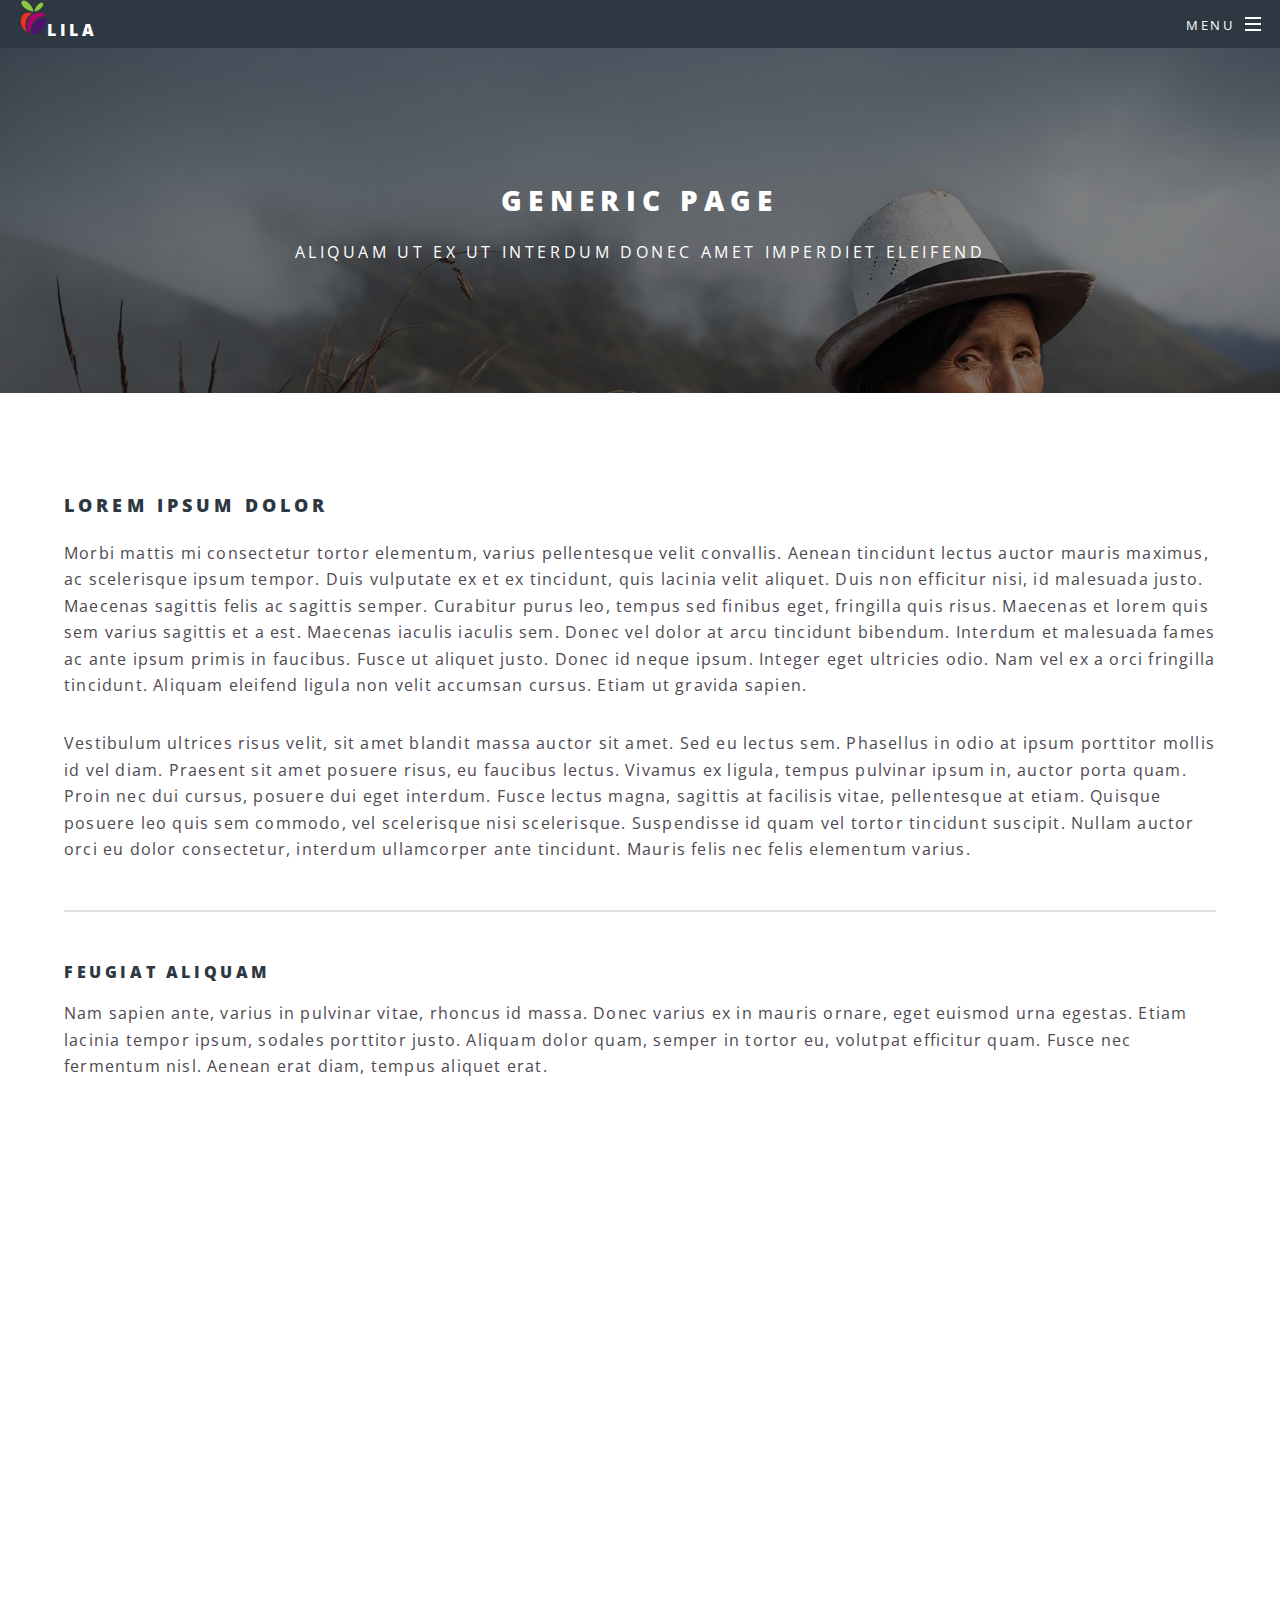
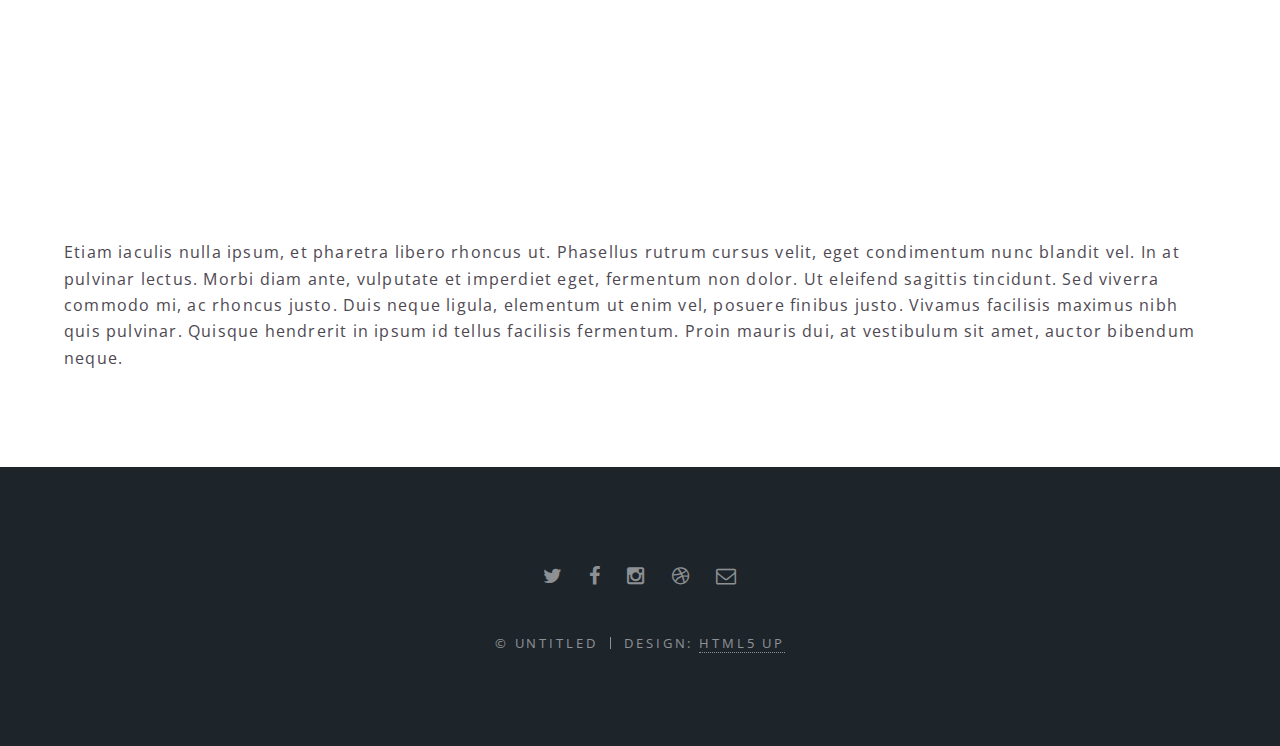
<file: generic.html>
<!DOCTYPE HTML>
<!--
	Spectral by HTML5 UP
	html5up.net | @n33co
	Free for personal and commercial use under the CCA 3.0 license (html5up.net/license)
-->
<html>
	<head>
		<title>Generic - Spectral by HTML5 UP</title>
		<meta charset="utf-8" />
		<meta name="viewport" content="width=device-width, initial-scale=1" />
		<!--[if lte IE 8]><script src="assets/js/ie/html5shiv.js"></script><![endif]-->
		<link rel="stylesheet" href="assets/css/main.css" />
		<!--[if lte IE 8]><link rel="stylesheet" href="assets/css/ie8.css" /><![endif]-->
		<!--[if lte IE 9]><link rel="stylesheet" href="assets/css/ie9.css" /><![endif]-->
	</head>
	<body>

		<!-- Page Wrapper -->
			<div id="page-wrapper">

				<!-- Header -->
					<header id="header">
						<h1><a href="index.html"><img src="images/li.png"/>LilA</a></h1>
						<nav id="nav">
							<ul>
								<li class="special">
									<a href="#menu" class="menuToggle"><span>Menu</span></a>
									<div id="menu">
										<ul>
                                            <li><a href="index.html">Inicio</a></li>
                                            <li><a href="login.html">Log In</a></li>
                                            <li><a href="sing_up.html">Sign Up</a></li>
                                            <li><a href="Nosotros.html">Nosotros</a></li>
                                            <li><a href="#">Productores</a></li>
                                            <li><a href="#">Agentes</a></li>
                                            <li><a href="#">Socios</a></li>
											
											<li><a href="contact.html">Contactanos</a></li>
										</ul>
									</div>
								</li>
							</ul>
                            
						</nav>
					</header>

				<!-- Main -->
					<article id="main">
						<header>
							<h2>Generic Page</h2>
							<p>Aliquam ut ex ut interdum donec amet imperdiet eleifend</p>
						</header>
						<section class="wrapper style5">
							<div class="inner">

								<h3>Lorem ipsum dolor</h3>
								<p>Morbi mattis mi consectetur tortor elementum, varius pellentesque velit convallis. Aenean tincidunt lectus auctor mauris maximus, ac scelerisque ipsum tempor. Duis vulputate ex et ex tincidunt, quis lacinia velit aliquet. Duis non efficitur nisi, id malesuada justo. Maecenas sagittis felis ac sagittis semper. Curabitur purus leo, tempus sed finibus eget, fringilla quis risus. Maecenas et lorem quis sem varius sagittis et a est. Maecenas iaculis iaculis sem. Donec vel dolor at arcu tincidunt bibendum. Interdum et malesuada fames ac ante ipsum primis in faucibus. Fusce ut aliquet justo. Donec id neque ipsum. Integer eget ultricies odio. Nam vel ex a orci fringilla tincidunt. Aliquam eleifend ligula non velit accumsan cursus. Etiam ut gravida sapien.</p>

								<p>Vestibulum ultrices risus velit, sit amet blandit massa auctor sit amet. Sed eu lectus sem. Phasellus in odio at ipsum porttitor mollis id vel diam. Praesent sit amet posuere risus, eu faucibus lectus. Vivamus ex ligula, tempus pulvinar ipsum in, auctor porta quam. Proin nec dui cursus, posuere dui eget interdum. Fusce lectus magna, sagittis at facilisis vitae, pellentesque at etiam. Quisque posuere leo quis sem commodo, vel scelerisque nisi scelerisque. Suspendisse id quam vel tortor tincidunt suscipit. Nullam auctor orci eu dolor consectetur, interdum ullamcorper ante tincidunt. Mauris felis nec felis elementum varius.</p>

								<hr />

								<h4>Feugiat aliquam</h4>
								<p>Nam sapien ante, varius in pulvinar vitae, rhoncus id massa. Donec varius ex in mauris ornare, eget euismod urna egestas. Etiam lacinia tempor ipsum, sodales porttitor justo. Aliquam dolor quam, semper in tortor eu, volutpat efficitur quam. Fusce nec fermentum nisl. Aenean erat diam, tempus aliquet erat.</p>
                                <iframe width="960" height="720" src="https://www.youtube.com/embed/4lKqu-ZN294" frameborder="0" allowfullscreen></iframe>

								<p>Etiam iaculis nulla ipsum, et pharetra libero rhoncus ut. Phasellus rutrum cursus velit, eget condimentum nunc blandit vel. In at pulvinar lectus. Morbi diam ante, vulputate et imperdiet eget, fermentum non dolor. Ut eleifend sagittis tincidunt. Sed viverra commodo mi, ac rhoncus justo. Duis neque ligula, elementum ut enim vel, posuere finibus justo. Vivamus facilisis maximus nibh quis pulvinar. Quisque hendrerit in ipsum id tellus facilisis fermentum. Proin mauris dui, at vestibulum sit amet, auctor bibendum neque.</p>

							</div>
						</section>
					</article>

				<!-- Footer -->
					<footer id="footer">
						<ul class="icons">
							<li><a href="#" class="icon fa-twitter"><span class="label">Twitter</span></a></li>
							<li><a href="#" class="icon fa-facebook"><span class="label">Facebook</span></a></li>
							<li><a href="#" class="icon fa-instagram"><span class="label">Instagram</span></a></li>
							<li><a href="#" class="icon fa-dribbble"><span class="label">Dribbble</span></a></li>
							<li><a href="#" class="icon fa-envelope-o"><span class="label">Email</span></a></li>
						</ul>
						<ul class="copyright">
							<li>&copy; Untitled</li><li>Design: <a href="http://html5up.net">HTML5 UP</a></li>
						</ul>
					</footer>

			</div>

		<!-- Scripts -->
			<script src="assets/js/jquery.min.js"></script>
			<script src="assets/js/jquery.scrollex.min.js"></script>
			<script src="assets/js/jquery.scrolly.min.js"></script>
			<script src="assets/js/skel.min.js"></script>
			<script src="assets/js/util.js"></script>
			<!--[if lte IE 8]><script src="assets/js/ie/respond.min.js"></script><![endif]-->
			<script src="assets/js/main.js"></script>

	</body>
</html>
</file>
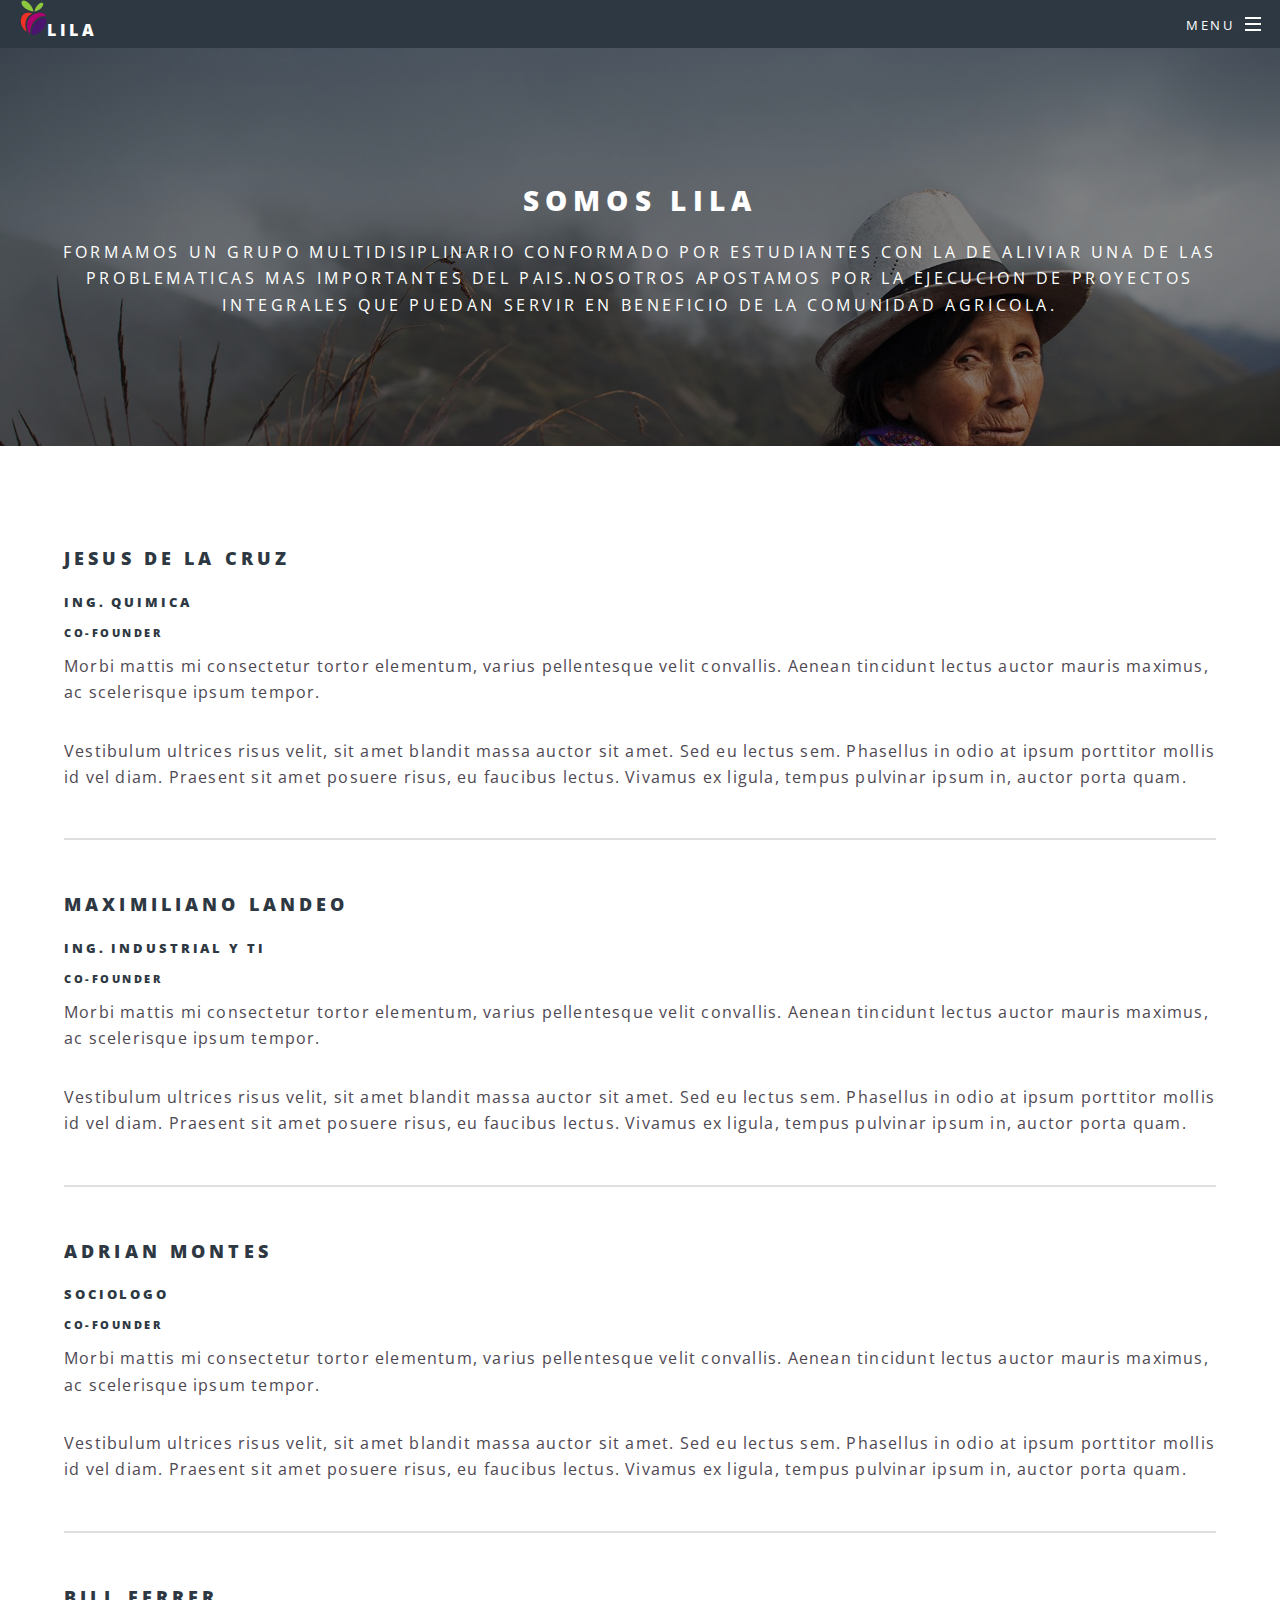
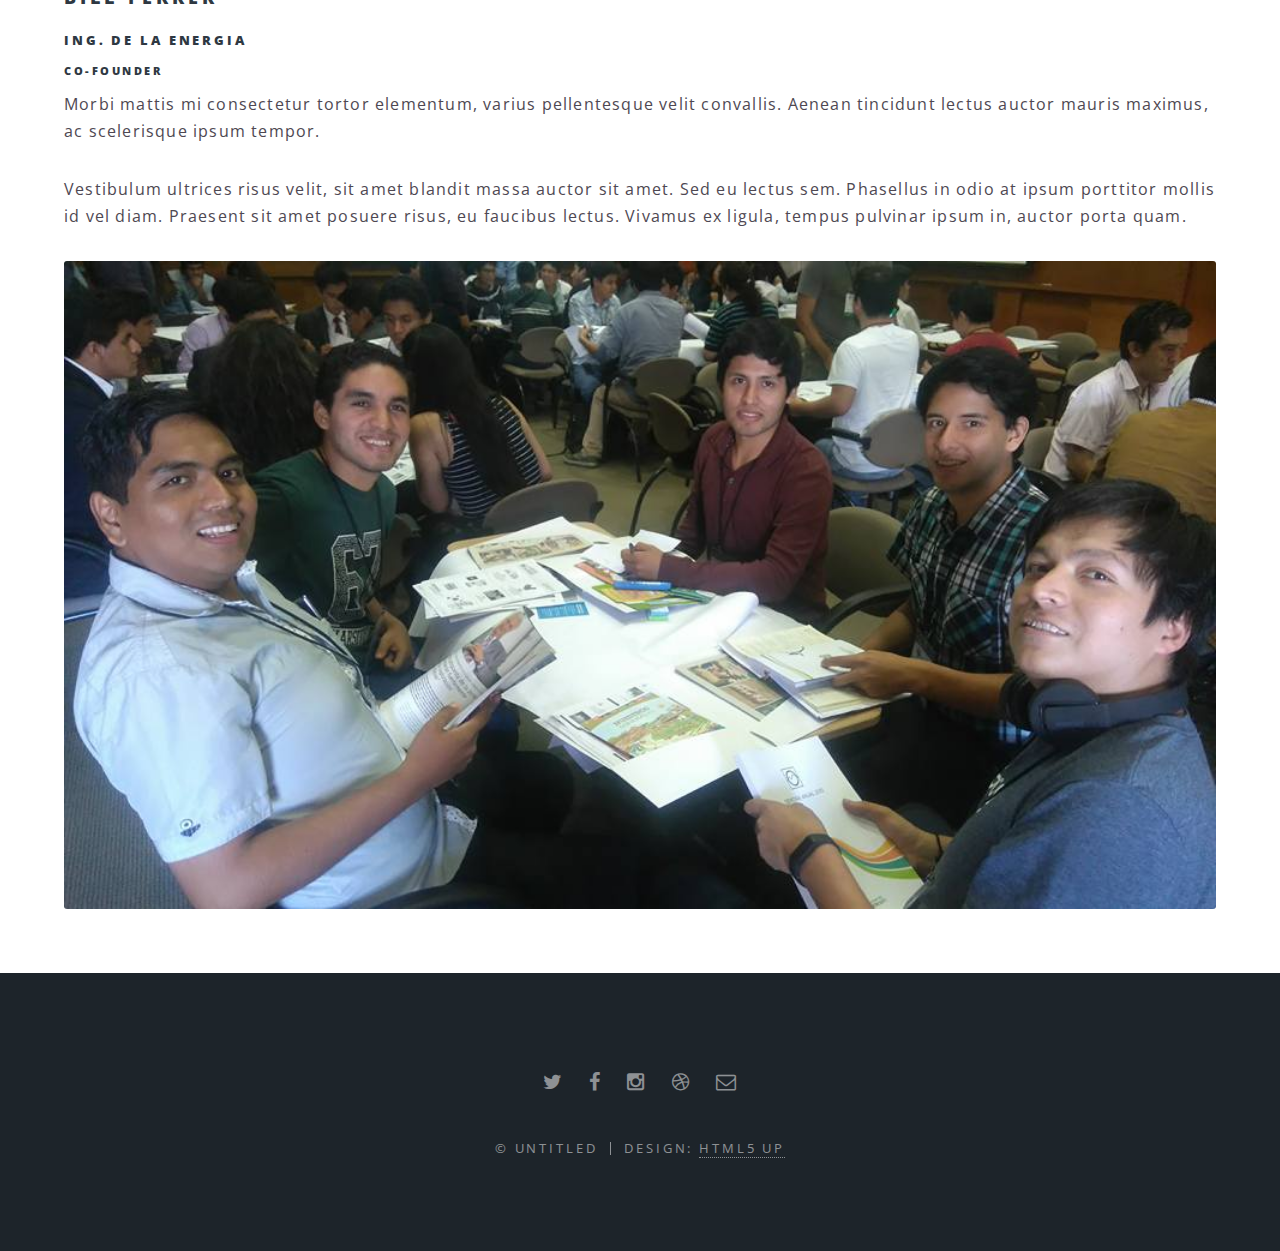
<file: Nosotros.html>
<!DOCTYPE HTML>
<!--
	Spectral by HTML5 UP
	html5up.net | @n33co
	Free for personal and commercial use under the CCA 3.0 license (html5up.net/license)
-->
<html>
	<head>
		<title>Somos LilA</title>
		<meta charset="utf-8" />
		<meta name="viewport" content="width=device-width, initial-scale=1" />
		<!--[if lte IE 8]><script src="assets/js/ie/html5shiv.js"></script><![endif]-->
		<link rel="stylesheet" href="assets/css/main.css" />
		<!--[if lte IE 8]><link rel="stylesheet" href="assets/css/ie8.css" /><![endif]-->
		<!--[if lte IE 9]><link rel="stylesheet" href="assets/css/ie9.css" /><![endif]-->
	</head>
	<body>

		<!-- Page Wrapper -->
			<div id="page-wrapper">

				<!-- Header -->
					<header id="header">
						<h1><a href="index.html"><img src="images/li.png"/>LilA</a></h1>
						<nav id="nav">
							<ul>
								<li class="special">
									<a href="#menu" class="menuToggle"><span>Menu</span></a>
									<div id="menu">
										<ul>
											<li><a href="index.html">Inicio</a></li>
                                            <li><a href="login.html">Log In</a></li>
                                            <li><a href="sing_up.html">Sign Up</a></li>
                                            <li><a href="Nosotros.html">Nosotros</a></li>
                                            <li><a href="agricultor.html">Productores</a></li>
                                            <li><a href="#">Agentes</a></li>
                                            <li><a href="socio.html">Socios</a></li>
											
											<li><a href="contact.html">Contactanos</a></li>
										</ul>
									</div>
								</li>
							</ul>
						</nav>
					</header>

				<!-- Main -->
					<article id="main">
						<header>
							<h2>Somos LilA</h2>
							<p>Formamos un grupo multidisiplinario conformado por estudiantes con la de aliviar una de las problematicas mas importantes del pais.Nosotros apostamos por la ejecucion de proyectos integrales que puedan servir en beneficio de la comunidad agricola.</p>
						</header>
						<section class="wrapper style5">
							<div class="inner">

								<h3>Jesus de la Cruz</h3>
                                <h5>Ing. Quimica</h5><h6>Co-Founder</h6>
								<p>Morbi mattis mi consectetur tortor elementum, varius pellentesque velit convallis. Aenean tincidunt lectus auctor mauris maximus, ac scelerisque ipsum tempor.</p>

								<p>Vestibulum ultrices risus velit, sit amet blandit massa auctor sit amet. Sed eu lectus sem. Phasellus in odio at ipsum porttitor mollis id vel diam. Praesent sit amet posuere risus, eu faucibus lectus. Vivamus ex ligula, tempus pulvinar ipsum in, auctor porta quam.</p>

								<hr />
                                
                                <h3>Maximiliano Landeo</h3>
                                <h5>Ing. Industrial y TI</h5><h6>Co-Founder</h6>
								<p>Morbi mattis mi consectetur tortor elementum, varius pellentesque velit convallis. Aenean tincidunt lectus auctor mauris maximus, ac scelerisque ipsum tempor.</p>

								<p>Vestibulum ultrices risus velit, sit amet blandit massa auctor sit amet. Sed eu lectus sem. Phasellus in odio at ipsum porttitor mollis id vel diam. Praesent sit amet posuere risus, eu faucibus lectus. Vivamus ex ligula, tempus pulvinar ipsum in, auctor porta quam.</p>
                                
                                <hr />
                                
                                <h3>Adrian Montes</h3>
                                <h5>Sociologo</h5><h6>Co-Founder</h6>
								<p>Morbi mattis mi consectetur tortor elementum, varius pellentesque velit convallis. Aenean tincidunt lectus auctor mauris maximus, ac scelerisque ipsum tempor.</p>

								<p>Vestibulum ultrices risus velit, sit amet blandit massa auctor sit amet. Sed eu lectus sem. Phasellus in odio at ipsum porttitor mollis id vel diam. Praesent sit amet posuere risus, eu faucibus lectus. Vivamus ex ligula, tempus pulvinar ipsum in, auctor porta quam.</p>

								<hr />
                                
                                <h3>Bill Ferrer</h3>
                                <h5>Ing. de la Energia</h5><h6>Co-Founder</h6>
								<p>Morbi mattis mi consectetur tortor elementum, varius pellentesque velit convallis. Aenean tincidunt lectus auctor mauris maximus, ac scelerisque ipsum tempor.</p>

								<p>Vestibulum ultrices risus velit, sit amet blandit massa auctor sit amet. Sed eu lectus sem. Phasellus in odio at ipsum porttitor mollis id vel diam. Praesent sit amet posuere risus, eu faucibus lectus. Vivamus ex ligula, tempus pulvinar ipsum in, auctor porta quam.</p>
                                
                                <div class="row uniform 50%">
											<div class="12u"><span class="image fit"><img src="images/us.jpg" alt="" /></span></div>
                                </div>    

								
							</div>
						</section>
					</article>

				<!-- Footer -->
					<footer id="footer">
						<ul class="icons">
							<li><a href="#" class="icon fa-twitter"><span class="label">Twitter</span></a></li>
							<li><a href="#" class="icon fa-facebook"><span class="label">Facebook</span></a></li>
							<li><a href="#" class="icon fa-instagram"><span class="label">Instagram</span></a></li>
							<li><a href="#" class="icon fa-dribbble"><span class="label">Dribbble</span></a></li>
							<li><a href="#" class="icon fa-envelope-o"><span class="label">Email</span></a></li>
						</ul>
						<ul class="copyright">
							<li>&copy; Untitled</li><li>Design: <a href="http://html5up.net">HTML5 UP</a></li>
						</ul>
					</footer>

			</div>

		<!-- Scripts -->
			<script src="assets/js/jquery.min.js"></script>
			<script src="assets/js/jquery.scrollex.min.js"></script>
			<script src="assets/js/jquery.scrolly.min.js"></script>
			<script src="assets/js/skel.min.js"></script>
			<script src="assets/js/util.js"></script>
			<!--[if lte IE 8]><script src="assets/js/ie/respond.min.js"></script><![endif]-->
			<script src="assets/js/main.js"></script>

	</body>
</html>
</file>
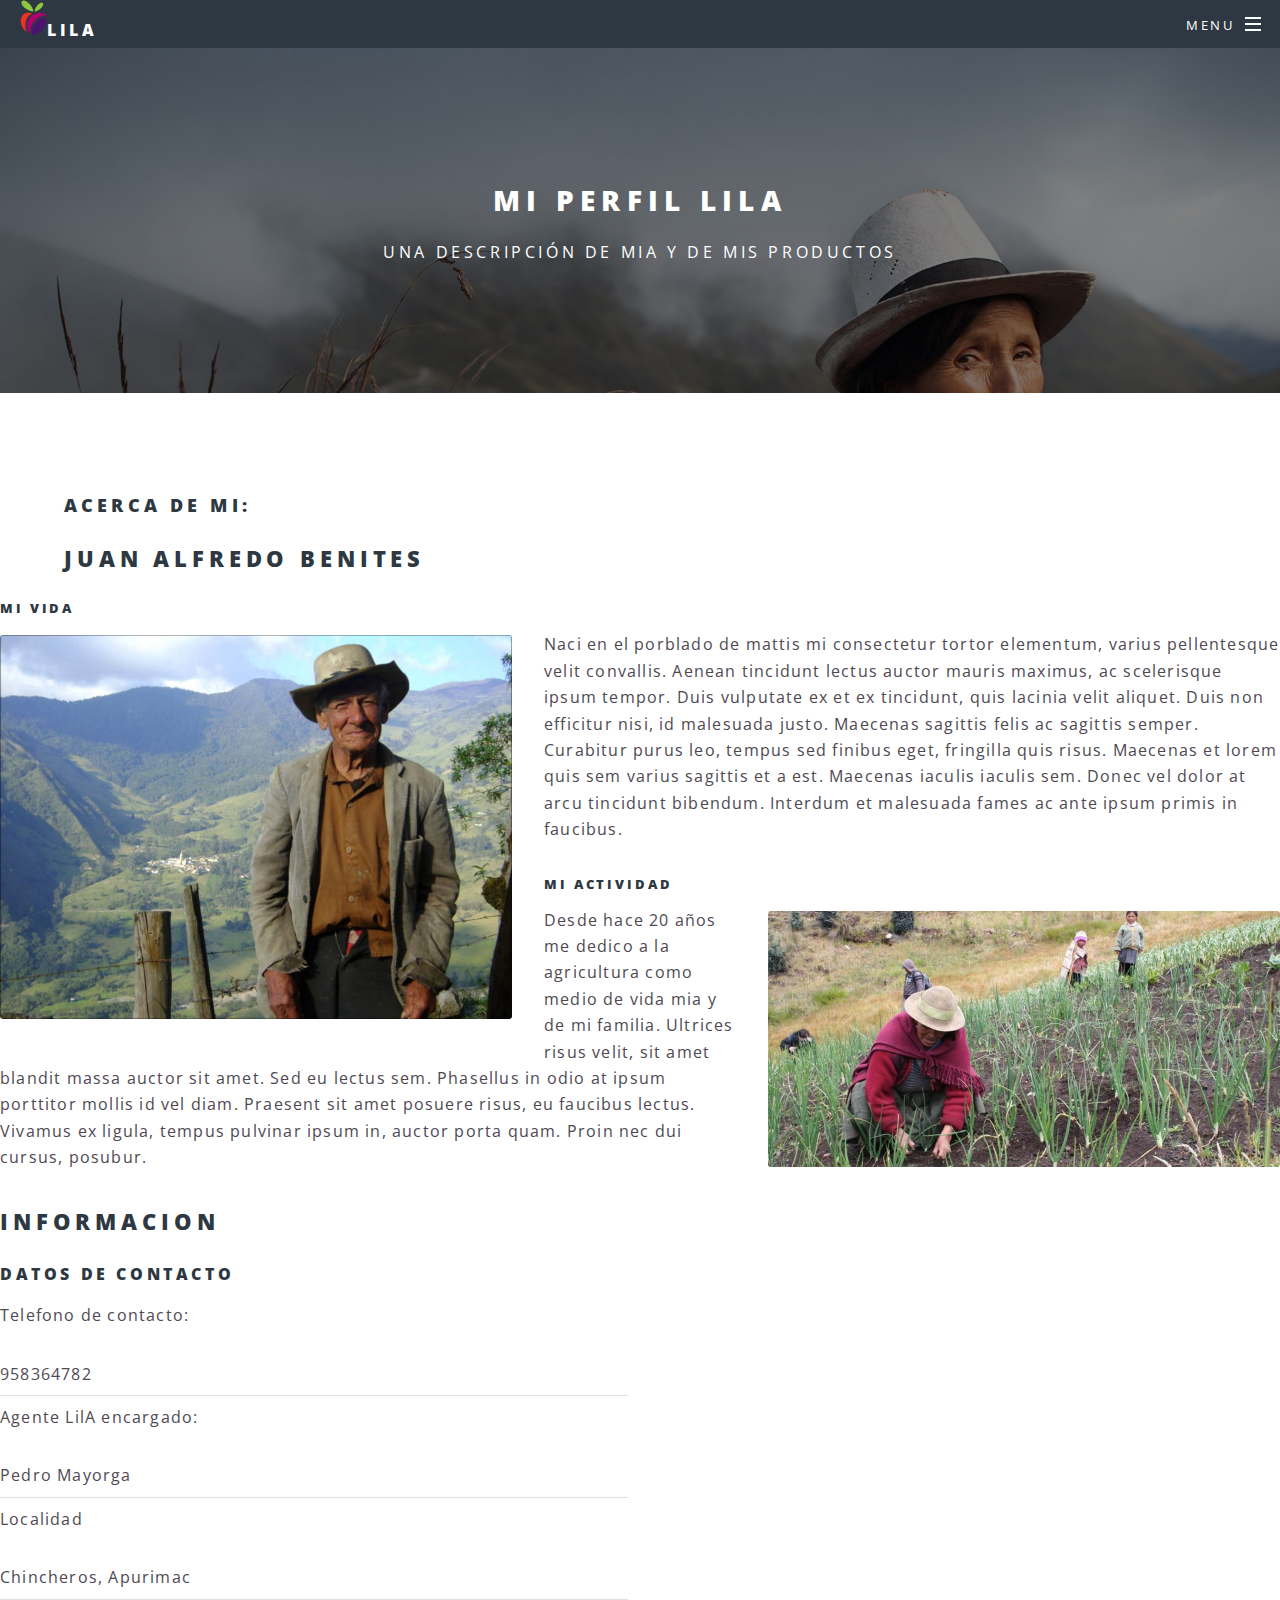
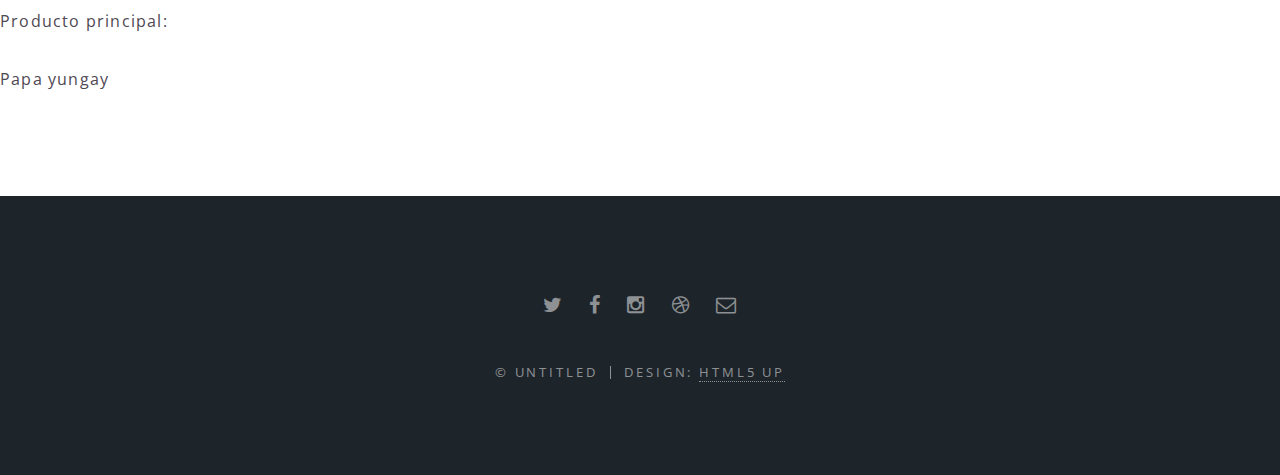
<file: patrocinados.html>
<!DOCTYPE HTML>
<!--
	Spectral by HTML5 UP
	html5up.net | @n33co
	Free for personal and commercial use under the CCA 3.0 license (html5up.net/license)
-->
<html>
	<head>
		<title>Perfil LilA</title>
		<meta charset="utf-8" />
		<meta name="viewport" content="width=device-width, initial-scale=1" />
		<!--[if lte IE 8]><script src="assets/js/ie/html5shiv.js"></script><![endif]-->
		<link rel="stylesheet" href="assets/css/main.css" />
		<!--[if lte IE 8]><link rel="stylesheet" href="assets/css/ie8.css" /><![endif]-->
		<!--[if lte IE 9]><link rel="stylesheet" href="assets/css/ie9.css" /><![endif]-->
	</head>
	<body>

		<!-- Page Wrapper -->
			<div id="page-wrapper">

				<!-- Header -->
					<header id="header">
						<h1><a href="index.html"><img src="images/li.png"/>LilA</a></h1>
						<nav id="nav">
							<ul>
								<li class="special">
									<a href="#menu" class="menuToggle"><span>Menu</span></a>
									<div id="menu">
										<ul>
                                            <li><a href="agricultor.html">Inicio</a></li>
                                            <li><a href="perfilagro.html">Mi Perfil</a></li>
                                            <li><a href="productos.html">Mis productos</a></li>
                                            <li><a href="agricultor.html">Mis clientes</a></li>
                                            <li><a href="agricultor.html">Historial de Ventas</a></li>			
											<li><a href="contact.html">Asistencia LilA</a></li>
                                            <li><a href="agricultor.html">Salir</a></li>
										</ul>
									</div>
								</li>
							</ul>
                            
						</nav>
					</header>

				<!-- Main -->
					<article id="main">
						<header>
							<h2>Mi perfil LilA</h2>
							<p>Una descripción de mia y de mis productos</p>
						</header>
						<section class="wrapper style5">
							<div class="inner">

								<h3>Acerca de mi:</h3>
                                <h2>Juan Alfredo Benites</h2>
								</div>
									<h5>mi vida</h5>
									<p><span class="image left"><img src="images/juanben.jpg" alt="" /></span>Naci en el porblado de  mattis mi consectetur tortor elementum, varius pellentesque velit convallis. Aenean tincidunt lectus auctor mauris maximus, ac scelerisque ipsum tempor. Duis vulputate ex et ex tincidunt, quis lacinia velit aliquet. Duis non efficitur nisi, id malesuada justo. Maecenas sagittis felis ac sagittis semper. Curabitur purus leo, tempus sed finibus eget, fringilla quis risus. Maecenas et lorem quis sem varius sagittis et a est. Maecenas iaculis iaculis sem. Donec vel dolor at arcu tincidunt bibendum. Interdum et malesuada fames ac ante ipsum primis in faucibus.</p>
                            <h5>Mi Actividad</h5>
                                <p><span class="image right"><img src="images/activjuanbe.jpg" alt="" /></span>Desde hace 20 años me dedico a la agricultura como medio de vida mia y de mi familia. Ultrices risus velit, sit amet blandit massa auctor sit amet. Sed eu lectus sem. Phasellus in odio at ipsum porttitor mollis id vel diam. Praesent sit amet posuere risus, eu faucibus lectus. Vivamus ex ligula, tempus pulvinar ipsum in, auctor porta quam. Proin nec dui cursus, posubur.</p>
                            <h2>Informacion</h2>
                            <h4>Datos de contacto</h4>
                            <div class="row">
										<div class="6u 12u$(medium)">
											<ul class="alt">
                                                <li><p>Telefono de contacto:</p> 958364782</li>
                                                <li><p>Agente LilA encargado:</p> Pedro Mayorga</li>
												<li><p>Localidad</p>Chincheros, Apurimac</li>
                                                <li><p>Producto principal:</p> Papa yungay</li>
											</ul>
										</div>
                            

							</div>
						</section>
					</article>

				<!-- Footer -->
					<footer id="footer">
						<ul class="icons">
							<li><a href="#" class="icon fa-twitter"><span class="label">Twitter</span></a></li>
							<li><a href="#" class="icon fa-facebook"><span class="label">Facebook</span></a></li>
							<li><a href="#" class="icon fa-instagram"><span class="label">Instagram</span></a></li>
							<li><a href="#" class="icon fa-dribbble"><span class="label">Dribbble</span></a></li>
							<li><a href="#" class="icon fa-envelope-o"><span class="label">Email</span></a></li>
						</ul>
						<ul class="copyright">
							<li>&copy; Untitled</li><li>Design: <a href="http://html5up.net">HTML5 UP</a></li>
						</ul>
					</footer>

			</div>

		<!-- Scripts -->
			<script src="assets/js/jquery.min.js"></script>
			<script src="assets/js/jquery.scrollex.min.js"></script>
			<script src="assets/js/jquery.scrolly.min.js"></script>
			<script src="assets/js/skel.min.js"></script>
			<script src="assets/js/util.js"></script>
			<!--[if lte IE 8]><script src="assets/js/ie/respond.min.js"></script><![endif]-->
			<script src="assets/js/main.js"></script>

	</body>
</html>
</file>
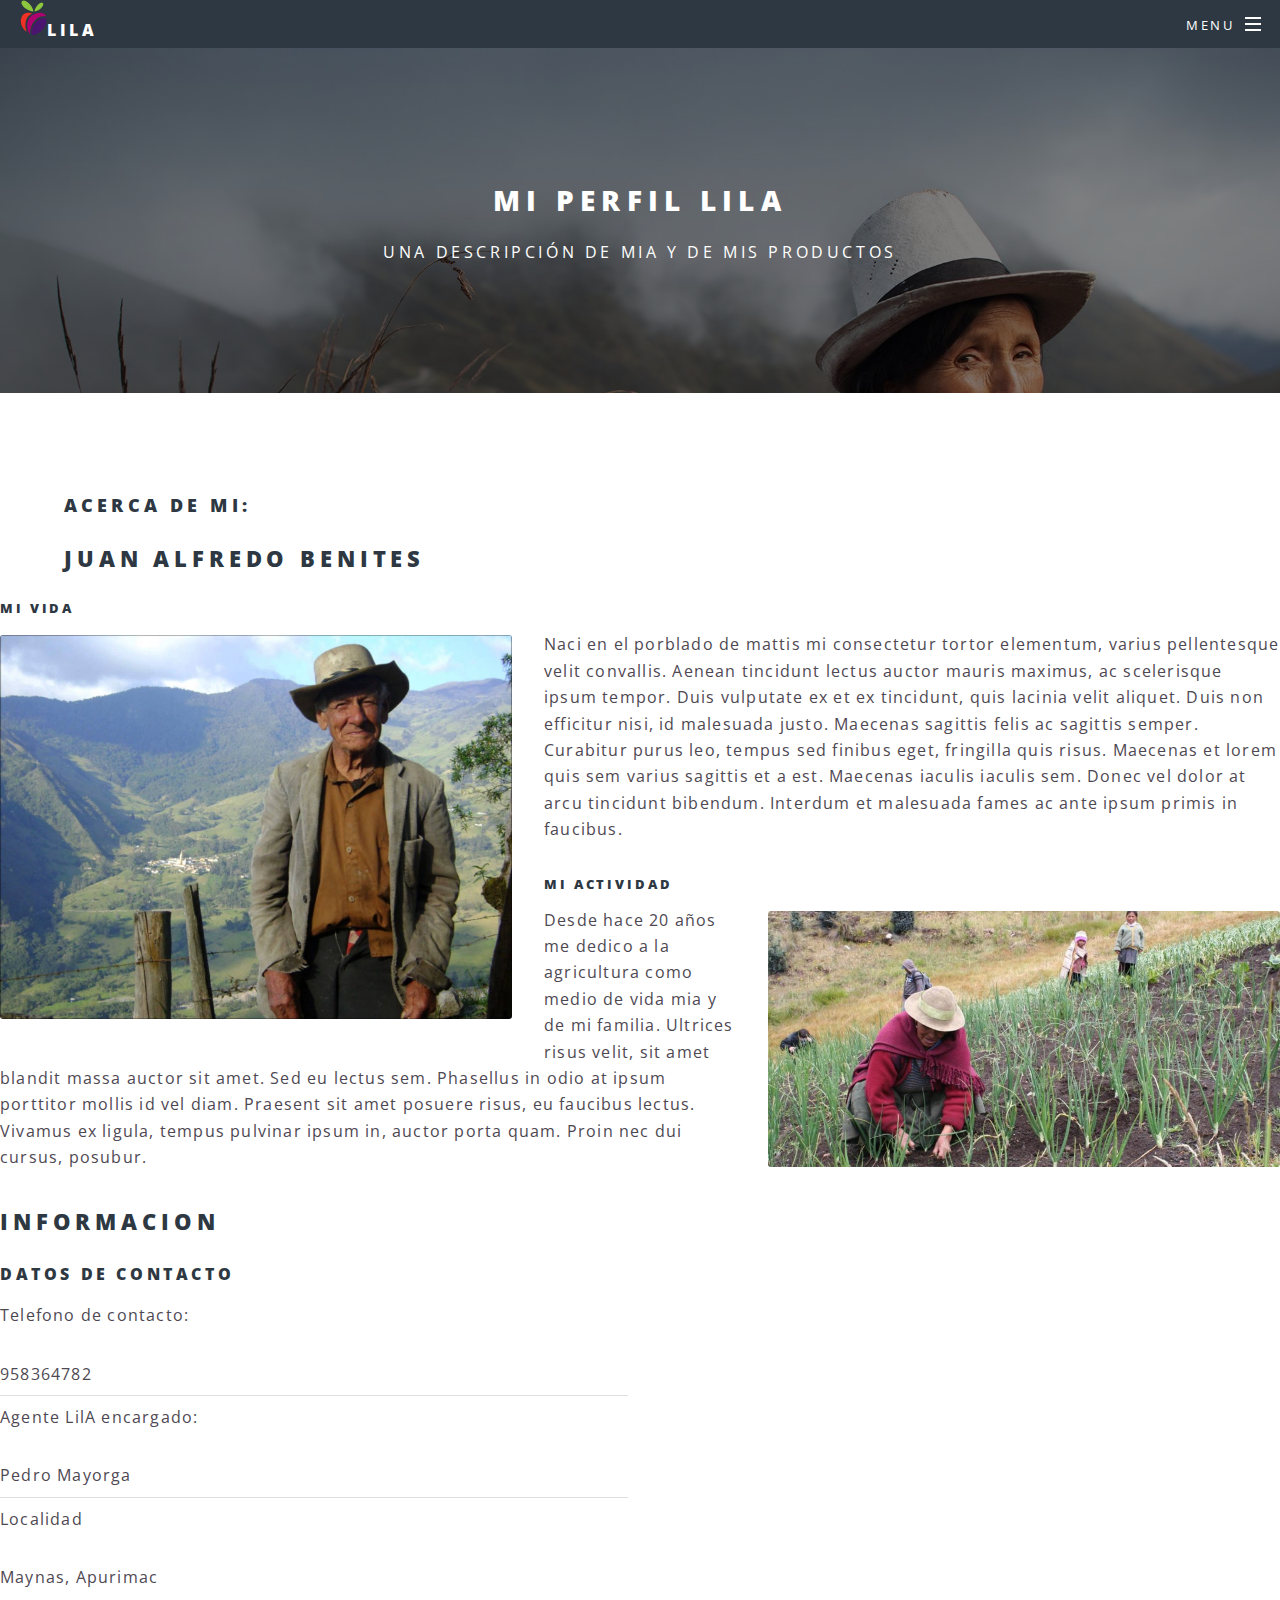
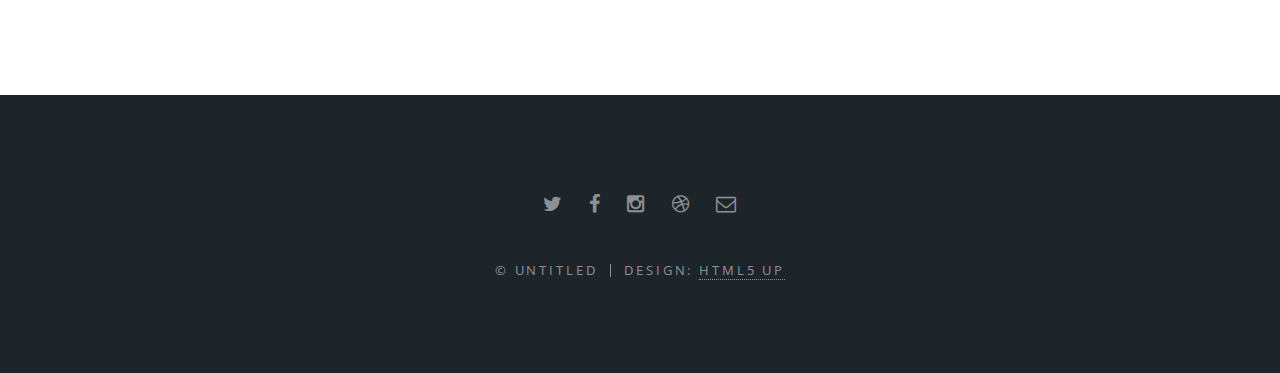
<file: perfilagro.html>
<!DOCTYPE HTML>
<!--
	Spectral by HTML5 UP
	html5up.net | @n33co
	Free for personal and commercial use under the CCA 3.0 license (html5up.net/license)
-->
<html>
	<head>
		<title>Perfil LilA</title>
		<meta charset="utf-8" />
		<meta name="viewport" content="width=device-width, initial-scale=1" />
		<!--[if lte IE 8]><script src="assets/js/ie/html5shiv.js"></script><![endif]-->
		<link rel="stylesheet" href="assets/css/main.css" />
		<!--[if lte IE 8]><link rel="stylesheet" href="assets/css/ie8.css" /><![endif]-->
		<!--[if lte IE 9]><link rel="stylesheet" href="assets/css/ie9.css" /><![endif]-->
	</head>
	<body>

		<!-- Page Wrapper -->
			<div id="page-wrapper">

				<!-- Header -->
					<header id="header">
						<h1><a href="index.html"><img src="images/li.png"/>LilA</a></h1>
						<nav id="nav">
							<ul>
								<li class="special">
									<a href="#menu" class="menuToggle"><span>Menu</span></a>
									<div id="menu">
										<ul>
                                            <li><a href="agricultor.html">Inicio</a></li>
                                            <li><a href="perfilagro.html">Mi Perfil</a></li>
                                            <li><a href="productos.html">Mis productos</a></li>
                                            <li><a href="agricultor.html">Mis clientes</a></li>
                                            <li><a href="agricultor.html">Historial de Ventas</a></li>			
											<li><a href="contact.html">Asistencia LilA</a></li>
                                            <li><a href="agricultor.html">Salir</a></li>
										</ul>
									</div>
								</li>
							</ul>
                            
						</nav>
					</header>

				<!-- Main -->
					<article id="main">
						<header>
							<h2>Mi perfil LilA</h2>
							<p>Una descripción de mia y de mis productos</p>
						</header>
						<section class="wrapper style5">
							<div class="inner">

								<h3>Acerca de mi:</h3>
                                <h2>Juan Alfredo Benites</h2>
								</div>
									<h5>mi vida</h5>
									<p><span class="image left"><img src="images/juanben.jpg" alt="" /></span>Naci en el porblado de  mattis mi consectetur tortor elementum, varius pellentesque velit convallis. Aenean tincidunt lectus auctor mauris maximus, ac scelerisque ipsum tempor. Duis vulputate ex et ex tincidunt, quis lacinia velit aliquet. Duis non efficitur nisi, id malesuada justo. Maecenas sagittis felis ac sagittis semper. Curabitur purus leo, tempus sed finibus eget, fringilla quis risus. Maecenas et lorem quis sem varius sagittis et a est. Maecenas iaculis iaculis sem. Donec vel dolor at arcu tincidunt bibendum. Interdum et malesuada fames ac ante ipsum primis in faucibus.</p>
                            <h5>Mi Actividad</h5>
                                <p><span class="image right"><img src="images/activjuanbe.jpg" alt="" /></span>Desde hace 20 años me dedico a la agricultura como medio de vida mia y de mi familia. Ultrices risus velit, sit amet blandit massa auctor sit amet. Sed eu lectus sem. Phasellus in odio at ipsum porttitor mollis id vel diam. Praesent sit amet posuere risus, eu faucibus lectus. Vivamus ex ligula, tempus pulvinar ipsum in, auctor porta quam. Proin nec dui cursus, posubur.</p>
                            <h2>Informacion</h2>
                            <h4>Datos de contacto</h4>
                            <div class="row">
										<div class="6u 12u$(medium)">
											<ul class="alt">
                                                <li><p>Telefono de contacto:</p> 958364782</li>
                                                <li><p>Agente LilA encargado:</p> Pedro Mayorga</li>
												<li><p>Localidad</p>Maynas, Apurimac</li>
											</ul>
										</div>
                            

							</div>
						</section>
					</article>

				<!-- Footer -->
					<footer id="footer">
						<ul class="icons">
							<li><a href="#" class="icon fa-twitter"><span class="label">Twitter</span></a></li>
							<li><a href="#" class="icon fa-facebook"><span class="label">Facebook</span></a></li>
							<li><a href="#" class="icon fa-instagram"><span class="label">Instagram</span></a></li>
							<li><a href="#" class="icon fa-dribbble"><span class="label">Dribbble</span></a></li>
							<li><a href="#" class="icon fa-envelope-o"><span class="label">Email</span></a></li>
						</ul>
						<ul class="copyright">
							<li>&copy; Untitled</li><li>Design: <a href="http://html5up.net">HTML5 UP</a></li>
						</ul>
					</footer>

			</div>

		<!-- Scripts -->
			<script src="assets/js/jquery.min.js"></script>
			<script src="assets/js/jquery.scrollex.min.js"></script>
			<script src="assets/js/jquery.scrolly.min.js"></script>
			<script src="assets/js/skel.min.js"></script>
			<script src="assets/js/util.js"></script>
			<!--[if lte IE 8]><script src="assets/js/ie/respond.min.js"></script><![endif]-->
			<script src="assets/js/main.js"></script>

	</body>
</html>
</file>
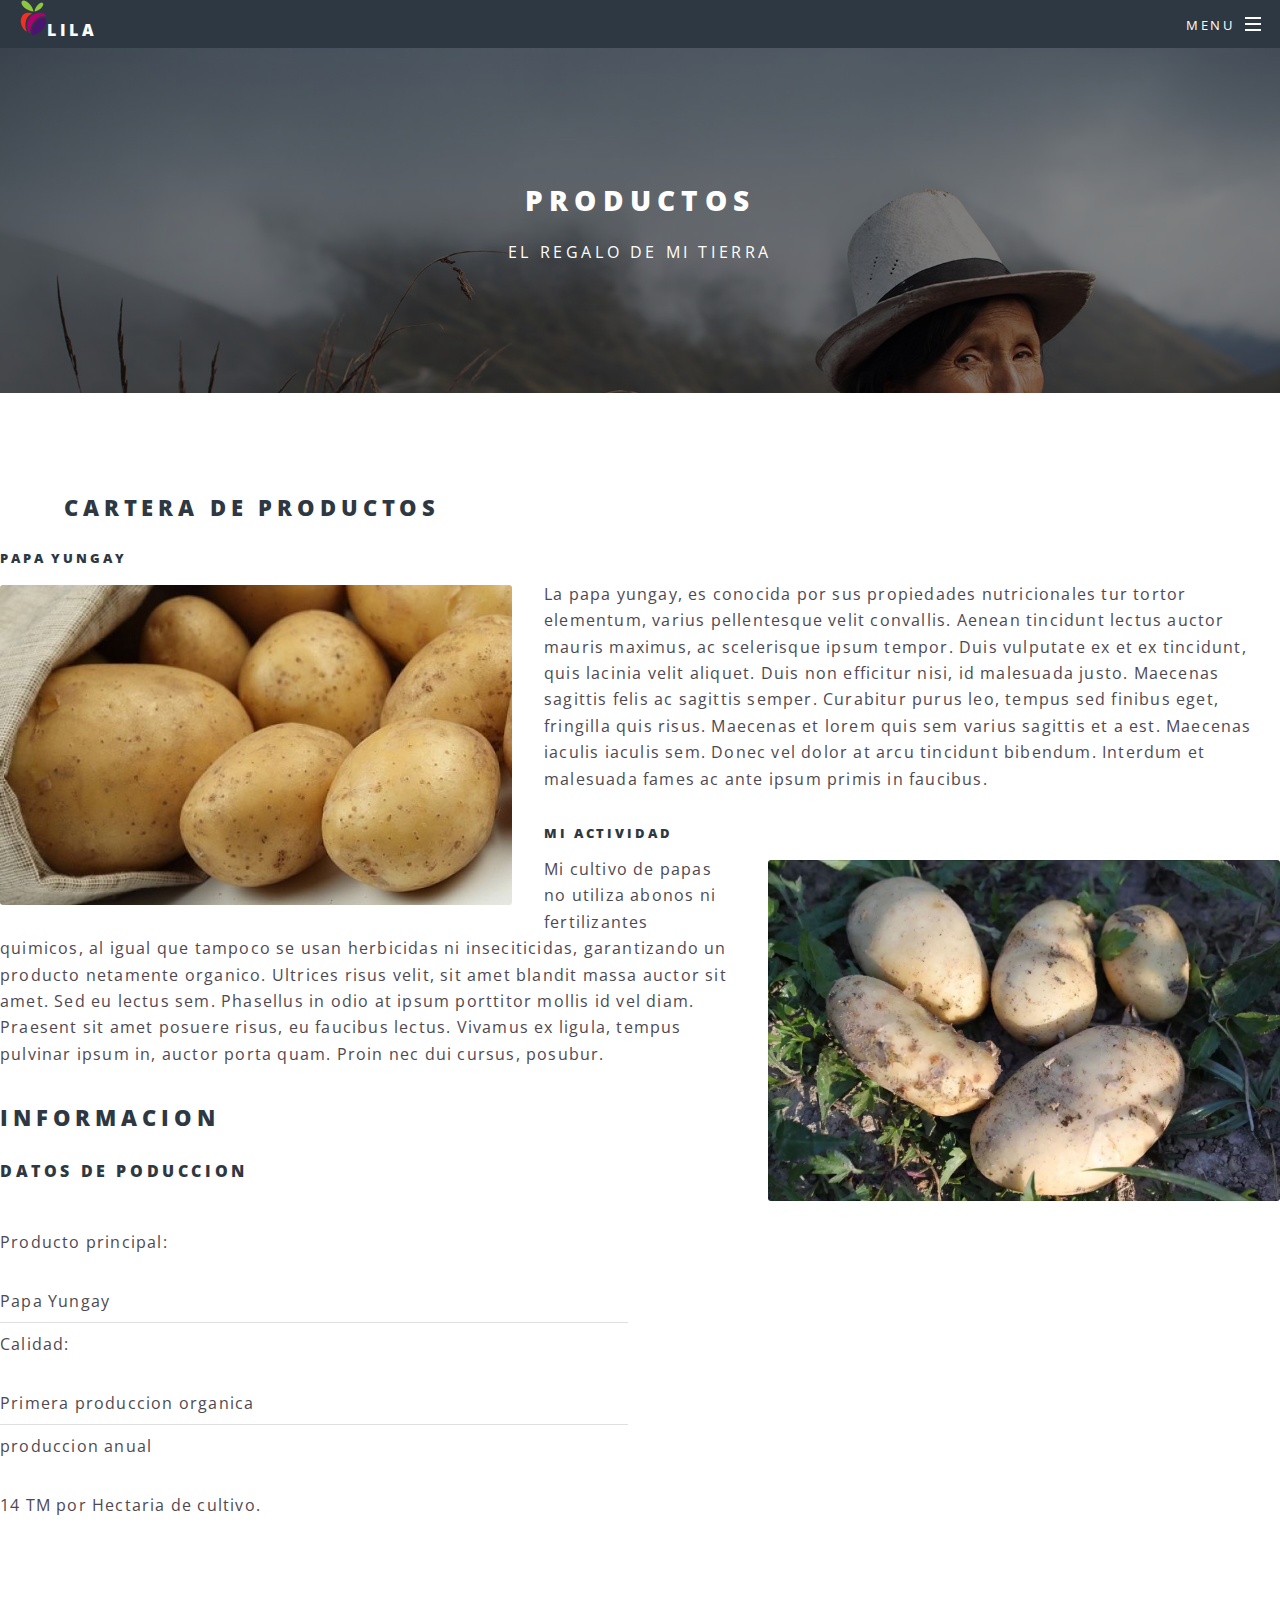
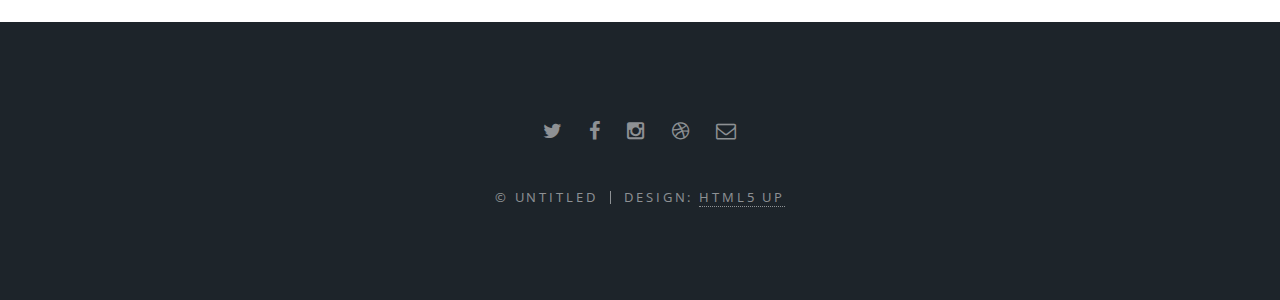
<file: productos.html>
<!DOCTYPE HTML>
<!--
	Spectral by HTML5 UP
	html5up.net | @n33co
	Free for personal and commercial use under the CCA 3.0 license (html5up.net/license)
-->
<html>
	<head>
		<title>Mis productos</title>
		<meta charset="utf-8" />
		<meta name="viewport" content="width=device-width, initial-scale=1" />
		<!--[if lte IE 8]><script src="assets/js/ie/html5shiv.js"></script><![endif]-->
		<link rel="stylesheet" href="assets/css/main.css" />
		<!--[if lte IE 8]><link rel="stylesheet" href="assets/css/ie8.css" /><![endif]-->
		<!--[if lte IE 9]><link rel="stylesheet" href="assets/css/ie9.css" /><![endif]-->
	</head>
	<body>

		<!-- Page Wrapper -->
			<div id="page-wrapper">

				<!-- Header -->
					<header id="header">
						<h1><a href="index.html"><img src="images/li.png"/>LilA</a></h1>
						<nav id="nav">
							<ul>
								<li class="special">
									<a href="#menu" class="menuToggle"><span>Menu</span></a>
									<div id="menu">
										<ul>
                                            <li><a href="agricultor.html">Inicio</a></li>
                                            <li><a href="perfilagro.html">Mi Perfil</a></li>
                                            <li><a href="productos.html">Mis productos</a></li>
                                            <li><a href="agroclient.html">Mis clientes</a></li>
                                            <li><a href="agricultor.html">Historial de Ventas</a></li>			
											<li><a href="contact.html">Asistencia LilA</a></li>
                                            <li><a href="agricultor.html">Salir</a></li>
										</ul>
									</div>
								</li>
							</ul>
                            
						</nav>
					</header>

				<!-- Main -->
					<article id="main">
						<header>
							<h2>Productos</h2>
							<p>El regalo de mi tierra</p>
						</header>
						<section class="wrapper style5">
							<div class="inner">

                                <h2>Cartera de productos</h2>
								</div>
									<h5>Papa Yungay</h5>
									<p><span class="image left"><img src="images/yungay.jpg" alt="" /></span>La papa yungay, es conocida por sus propiedades nutricionales tur tortor elementum, varius pellentesque velit convallis. Aenean tincidunt lectus auctor mauris maximus, ac scelerisque ipsum tempor. Duis vulputate ex et ex tincidunt, quis lacinia velit aliquet. Duis non efficitur nisi, id malesuada justo. Maecenas sagittis felis ac sagittis semper. Curabitur purus leo, tempus sed finibus eget, fringilla quis risus. Maecenas et lorem quis sem varius sagittis et a est. Maecenas iaculis iaculis sem. Donec vel dolor at arcu tincidunt bibendum. Interdum et malesuada fames ac ante ipsum primis in faucibus.</p>
                            
                            <h5>Mi Actividad</h5>
                                <p><span class="image right"><img src="images/organic.jpg" alt="" /></span>Mi cultivo de papas no utiliza abonos ni fertilizantes quimicos, al igual que tampoco se usan herbicidas ni inseciticidas, garantizando un producto netamente organico. Ultrices risus velit, sit amet blandit massa auctor sit amet. Sed eu lectus sem. Phasellus in odio at ipsum porttitor mollis id vel diam. Praesent sit amet posuere risus, eu faucibus lectus. Vivamus ex ligula, tempus pulvinar ipsum in, auctor porta quam. Proin nec dui cursus, posubur.</p>
                            <h2>Informacion</h2>
                            <h4>Datos de poduccion</h4>
                            <div class="row">
										<div class="6u 12u$(medium)">
											<ul class="alt">
                                                <li><p>Producto principal:</p> Papa Yungay</li>
                                                <li><p>Calidad:</p> Primera produccion organica</li>
												<li><p>produccion anual</p>14 TM por Hectaria de cultivo.</li>
											</ul>
										</div>
                            

							</div>
						</section>
					</article>

				<!-- Footer -->
					<footer id="footer">
						<ul class="icons">
							<li><a href="#" class="icon fa-twitter"><span class="label">Twitter</span></a></li>
							<li><a href="#" class="icon fa-facebook"><span class="label">Facebook</span></a></li>
							<li><a href="#" class="icon fa-instagram"><span class="label">Instagram</span></a></li>
							<li><a href="#" class="icon fa-dribbble"><span class="label">Dribbble</span></a></li>
							<li><a href="#" class="icon fa-envelope-o"><span class="label">Email</span></a></li>
						</ul>
						<ul class="copyright">
							<li>&copy; Untitled</li><li>Design: <a href="http://html5up.net">HTML5 UP</a></li>
						</ul>
					</footer>

			</div>

		<!-- Scripts -->
			<script src="assets/js/jquery.min.js"></script>
			<script src="assets/js/jquery.scrollex.min.js"></script>
			<script src="assets/js/jquery.scrolly.min.js"></script>
			<script src="assets/js/skel.min.js"></script>
			<script src="assets/js/util.js"></script>
			<!--[if lte IE 8]><script src="assets/js/ie/respond.min.js"></script><![endif]-->
			<script src="assets/js/main.js"></script>

	</body>
</html>
</file>
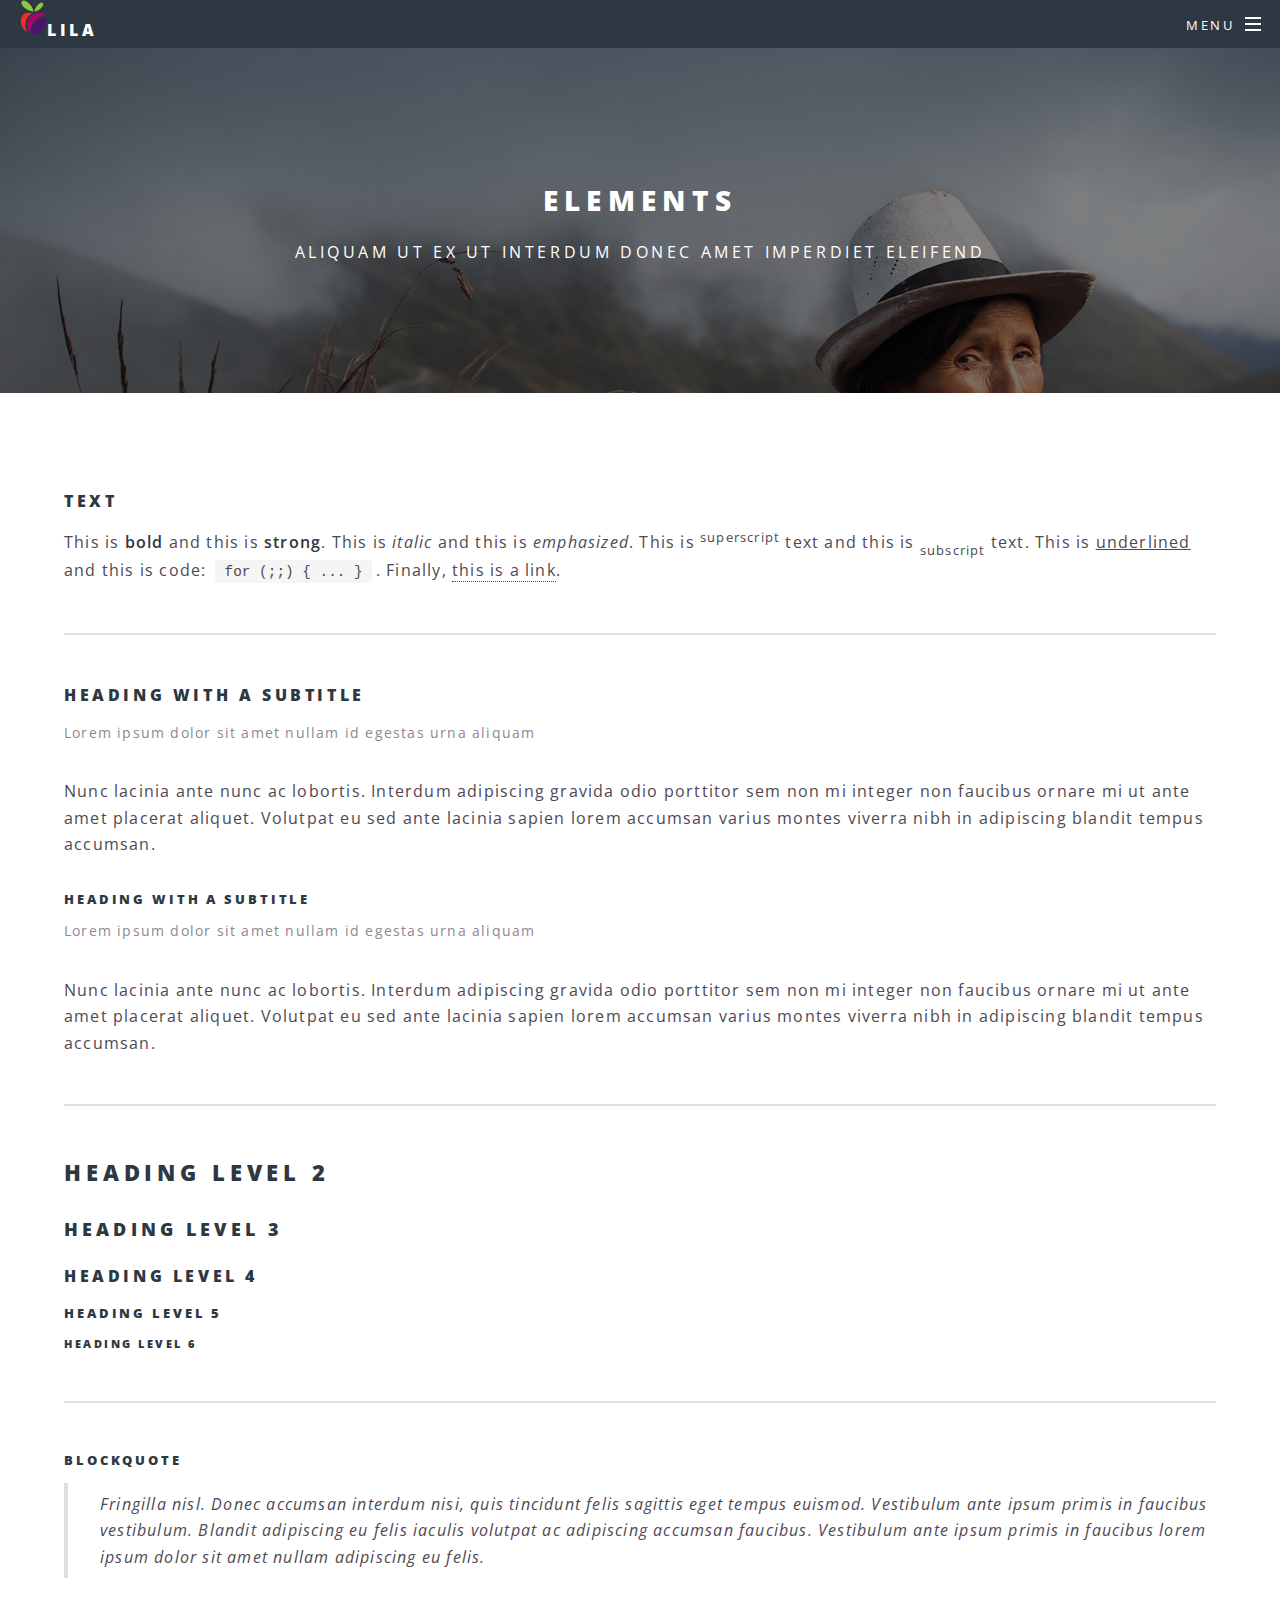
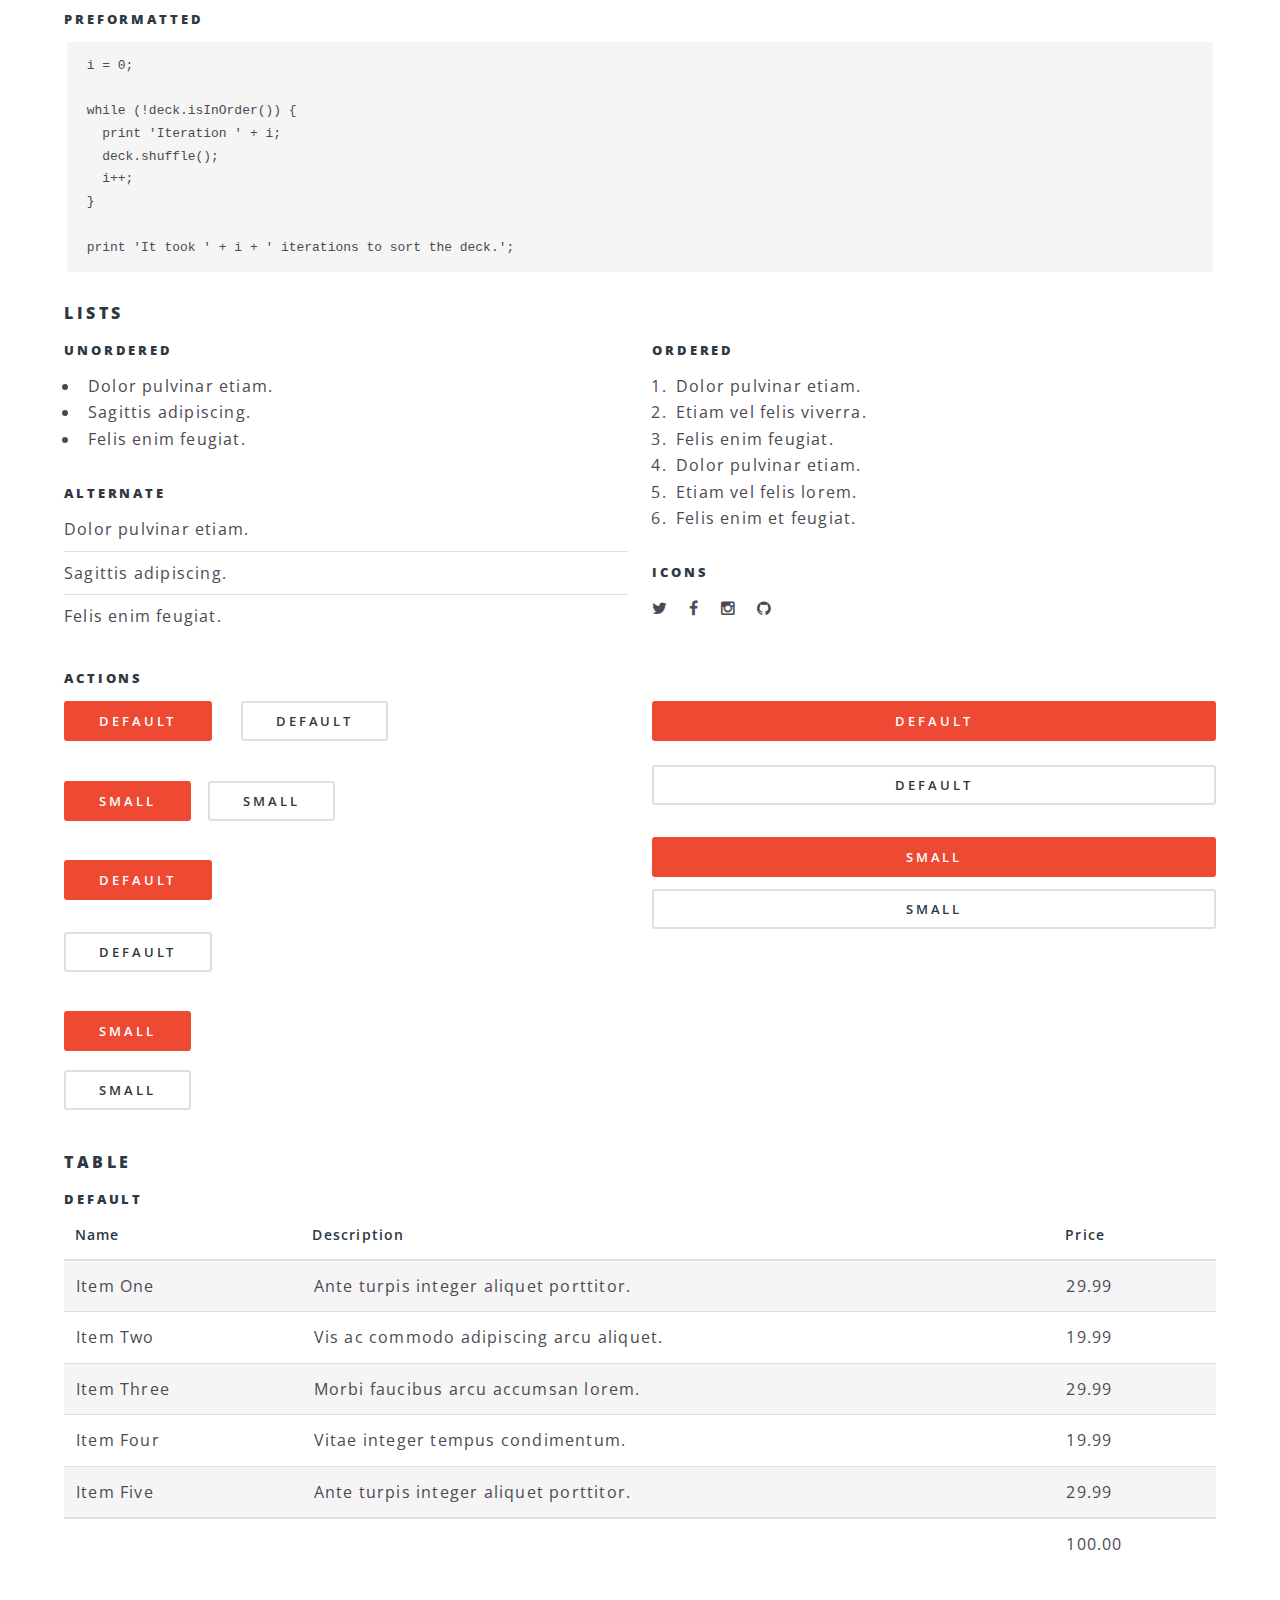
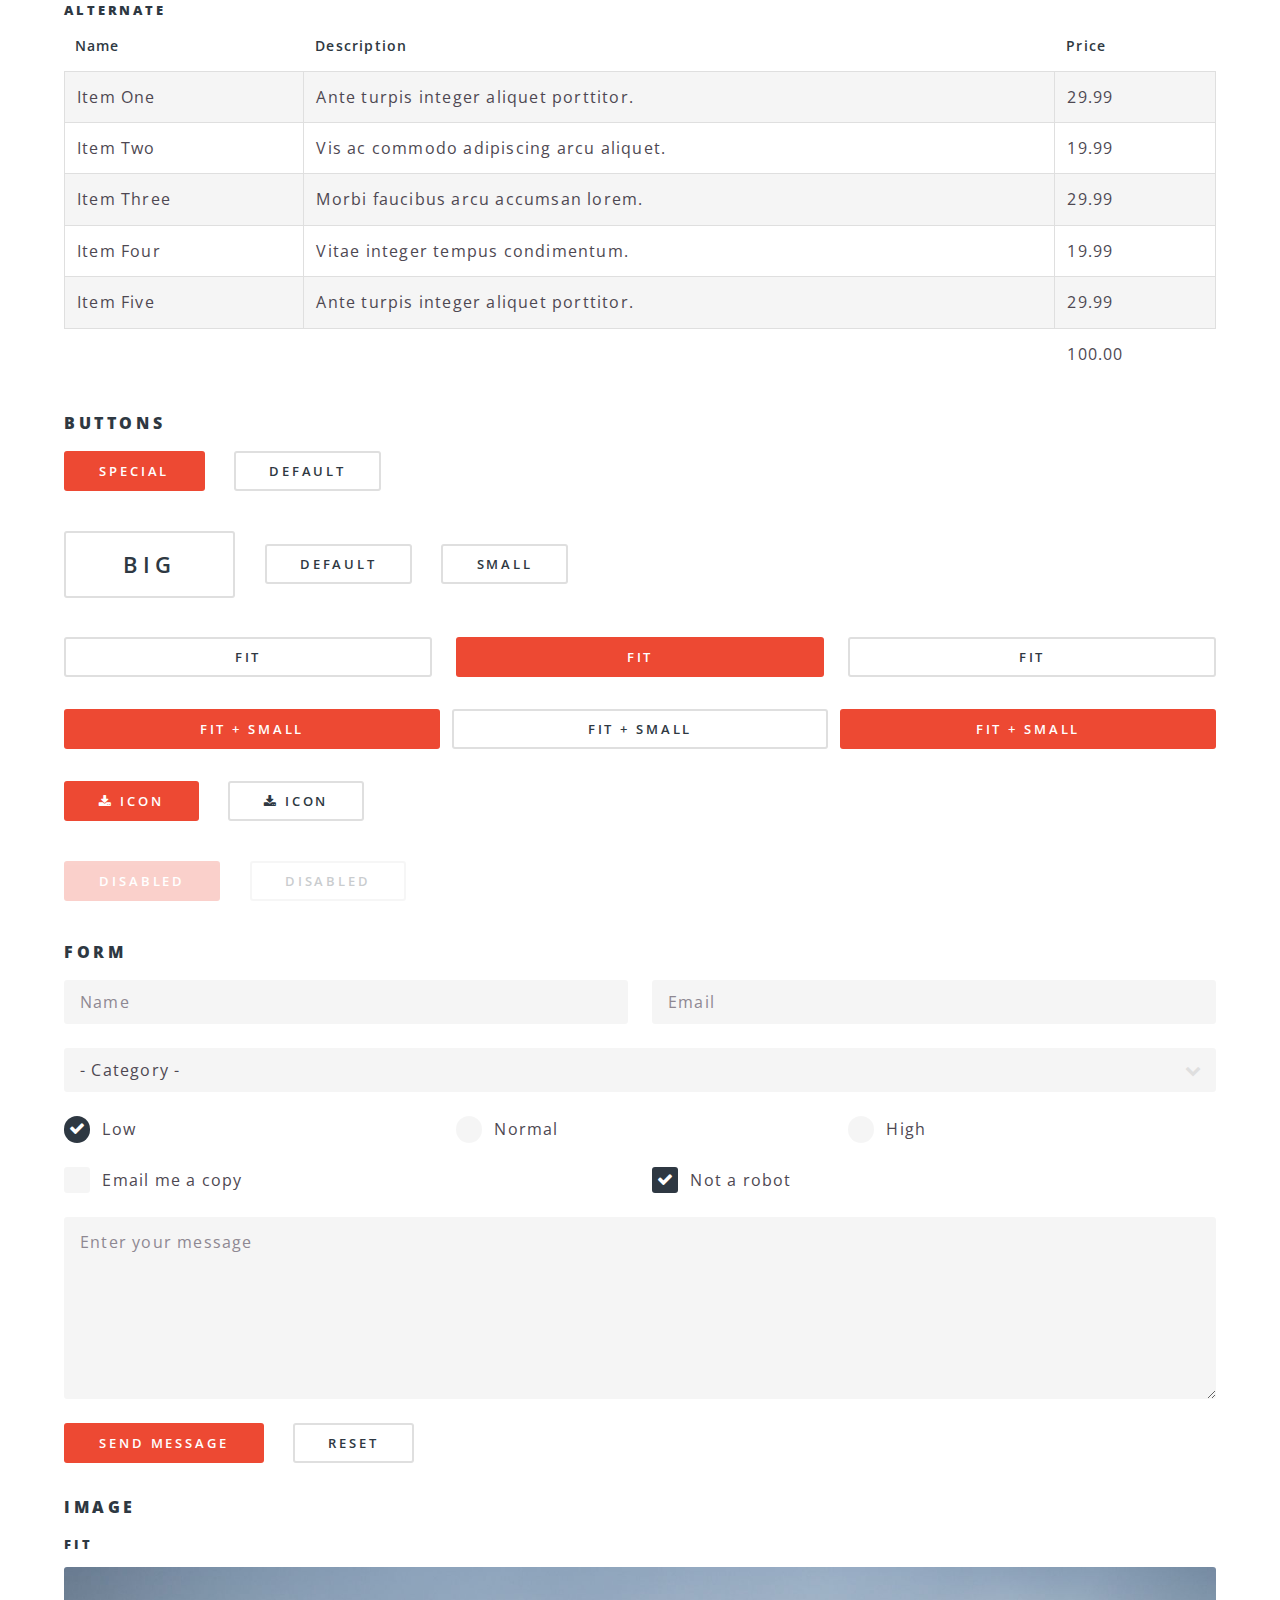
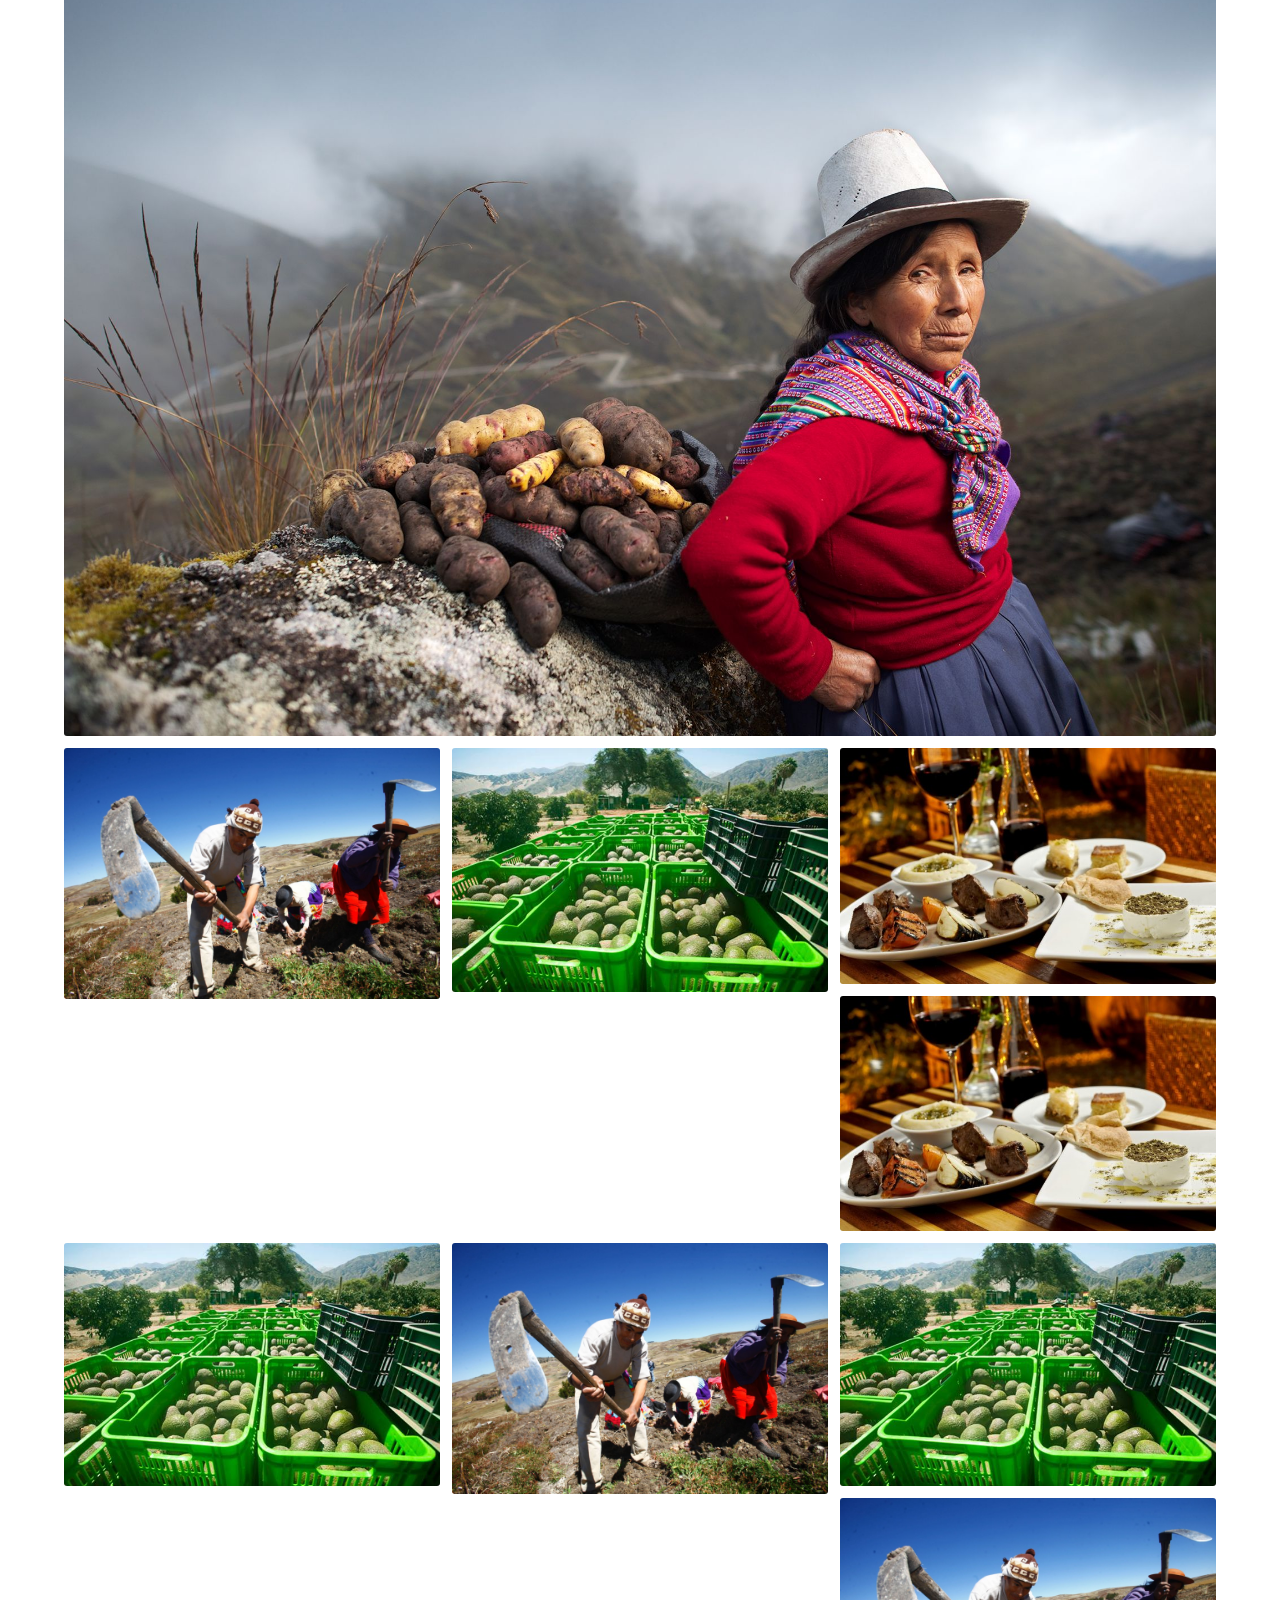
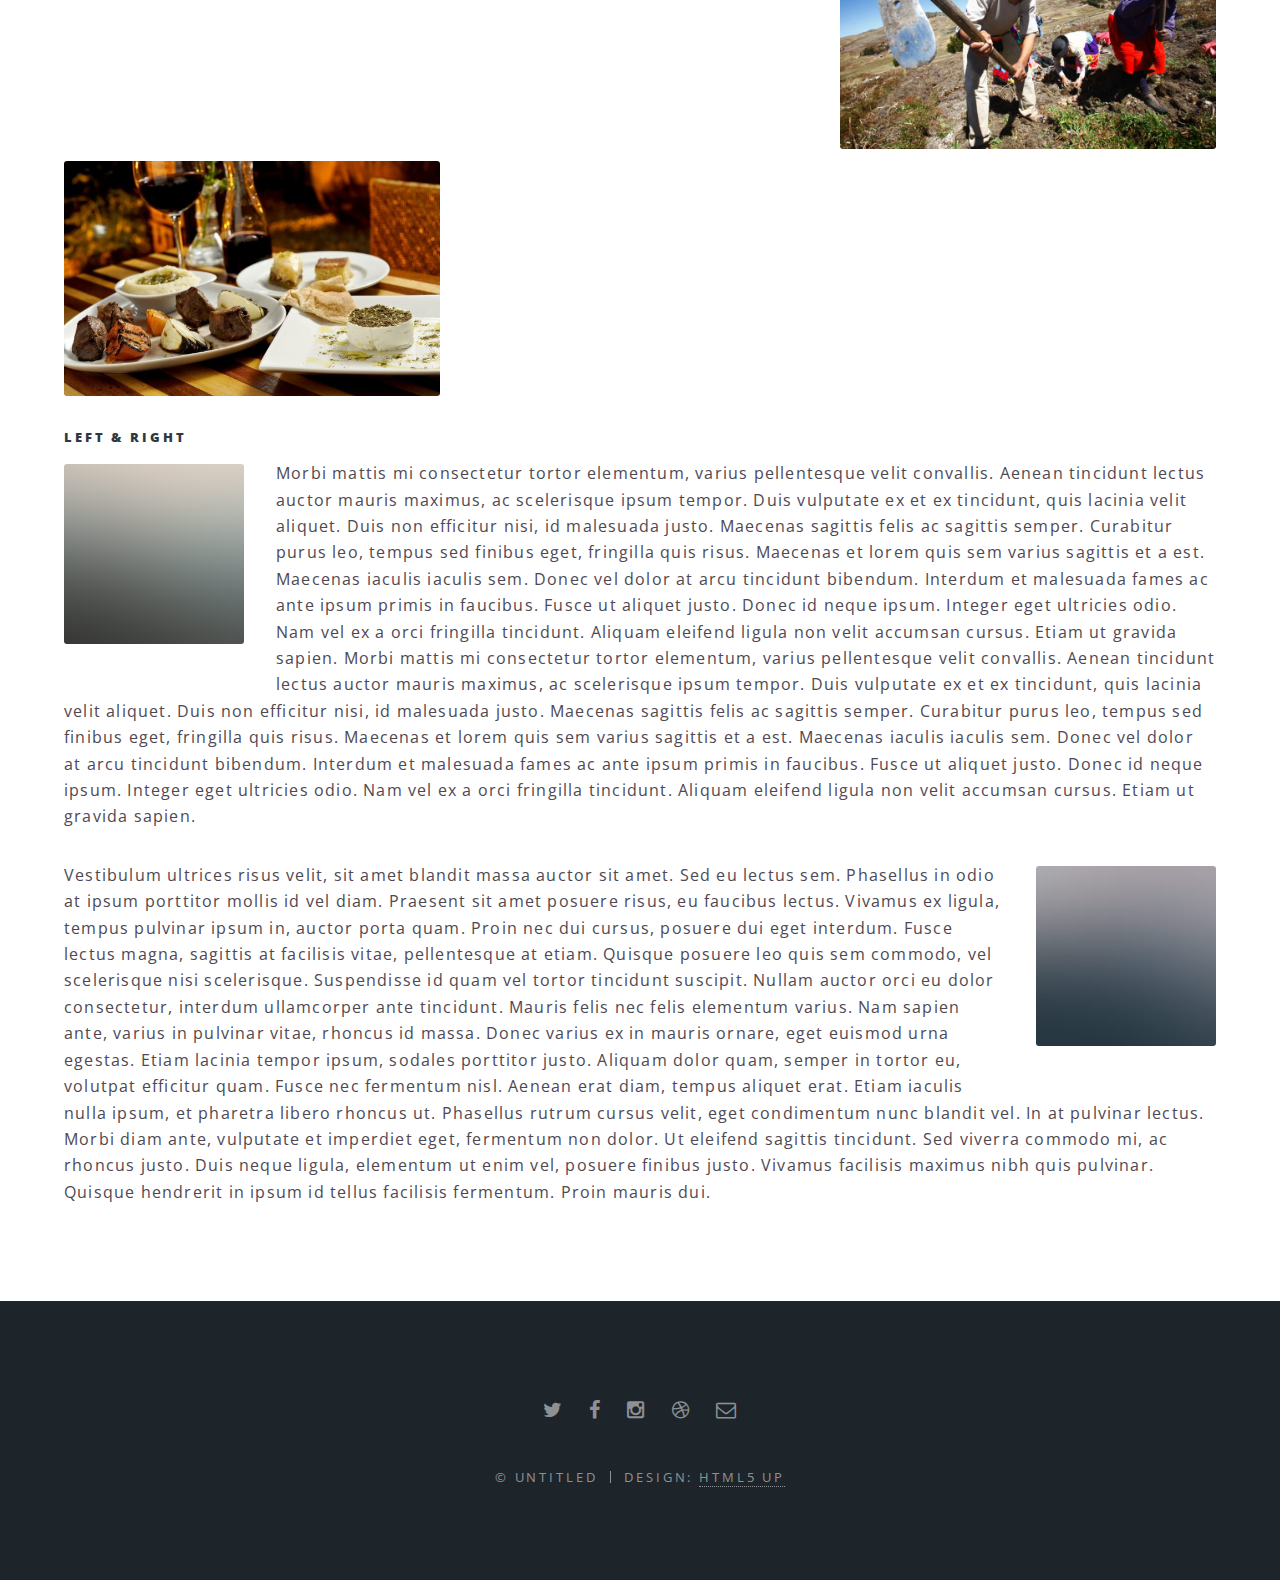
<file: sing_up.html>
<!DOCTYPE HTML>
<!--
	Spectral by HTML5 UP
	html5up.net | @n33co
	Free for personal and commercial use under the CCA 3.0 license (html5up.net/license)
-->
<html>
	<head>
		<title>LilA -> SingUp</title>
		<meta charset="utf-8" />
		<meta name="viewport" content="width=device-width, initial-scale=1" />
		<!--[if lte IE 8]><script src="assets/js/ie/html5shiv.js"></script><![endif]-->
		<link rel="stylesheet" href="assets/css/main.css" />
		<!--[if lte IE 8]><link rel="stylesheet" href="assets/css/ie8.css" /><![endif]-->
		<!--[if lte IE 9]><link rel="stylesheet" href="assets/css/ie9.css" /><![endif]-->
	</head>
	<body>

		<!-- Page Wrapper -->
			<div id="page-wrapper">

				<!-- Header -->
					<header id="header">
						<h1><a href="index.html"><img src="images/li.png"/>LilA</a></h1>
						<nav id="nav">
							<ul>
								<li class="special">
									<a href="#menu" class="menuToggle"><span>Menu</span></a>
									<div id="menu">
										<ul>
											<li><a href="index.html">Inicio</a></li>
                                            <li><a href="login.html">Log In</a></li>
                                            <li><a href="sing_up.html">Sign Up</a></li>
                                            <li><a href="Nosotros.html">Nosotros</a></li>
                                            <li><a href="#">Productores</a></li>
                                            <li><a href="#">Agentes</a></li>
                                            <li><a href="#">Socios</a></li>
											<li><a href="elements.html">Elements</a></li>
											<li><a href="#">Contactanos</a></li>
										</ul>
									</div>
								</li>
							</ul>
						</nav>
					</header>

				<!-- Main -->
					<article id="main">
						<header>
							<h2>Elements</h2>
							<p>Aliquam ut ex ut interdum donec amet imperdiet eleifend</p>
						</header>
						<section class="wrapper style5">
							<div class="inner">

								<section>
									<h4>Text</h4>
									<p>This is <b>bold</b> and this is <strong>strong</strong>. This is <i>italic</i> and this is <em>emphasized</em>.
									This is <sup>superscript</sup> text and this is <sub>subscript</sub> text.
									This is <u>underlined</u> and this is code: <code>for (;;) { ... }</code>. Finally, <a href="#">this is a link</a>.</p>
									<hr />
									<header>
										<h4>Heading with a Subtitle</h4>
										<p>Lorem ipsum dolor sit amet nullam id egestas urna aliquam</p>
									</header>
									<p>Nunc lacinia ante nunc ac lobortis. Interdum adipiscing gravida odio porttitor sem non mi integer non faucibus ornare mi ut ante amet placerat aliquet. Volutpat eu sed ante lacinia sapien lorem accumsan varius montes viverra nibh in adipiscing blandit tempus accumsan.</p>
									<header>
										<h5>Heading with a Subtitle</h5>
										<p>Lorem ipsum dolor sit amet nullam id egestas urna aliquam</p>
									</header>
									<p>Nunc lacinia ante nunc ac lobortis. Interdum adipiscing gravida odio porttitor sem non mi integer non faucibus ornare mi ut ante amet placerat aliquet. Volutpat eu sed ante lacinia sapien lorem accumsan varius montes viverra nibh in adipiscing blandit tempus accumsan.</p>
									<hr />
									<h2>Heading Level 2</h2>
									<h3>Heading Level 3</h3>
									<h4>Heading Level 4</h4>
									<h5>Heading Level 5</h5>
									<h6>Heading Level 6</h6>
									<hr />
									<h5>Blockquote</h5>
									<blockquote>Fringilla nisl. Donec accumsan interdum nisi, quis tincidunt felis sagittis eget tempus euismod. Vestibulum ante ipsum primis in faucibus vestibulum. Blandit adipiscing eu felis iaculis volutpat ac adipiscing accumsan faucibus. Vestibulum ante ipsum primis in faucibus lorem ipsum dolor sit amet nullam adipiscing eu felis.</blockquote>
									<h5>Preformatted</h5>
									<pre><code>i = 0;

while (!deck.isInOrder()) {
  print 'Iteration ' + i;
  deck.shuffle();
  i++;
}

print 'It took ' + i + ' iterations to sort the deck.';</code></pre>
								</section>

								<section>
									<h4>Lists</h4>
									<div class="row">
										<div class="6u 12u$(medium)">
											<h5>Unordered</h5>
											<ul>
												<li>Dolor pulvinar etiam.</li>
												<li>Sagittis adipiscing.</li>
												<li>Felis enim feugiat.</li>
											</ul>
											<h5>Alternate</h5>
											<ul class="alt">
												<li>Dolor pulvinar etiam.</li>
												<li>Sagittis adipiscing.</li>
												<li>Felis enim feugiat.</li>
											</ul>
										</div>
										<div class="6u$ 12u$(medium)">
											<h5>Ordered</h5>
											<ol>
												<li>Dolor pulvinar etiam.</li>
												<li>Etiam vel felis viverra.</li>
												<li>Felis enim feugiat.</li>
												<li>Dolor pulvinar etiam.</li>
												<li>Etiam vel felis lorem.</li>
												<li>Felis enim et feugiat.</li>
											</ol>
											<h5>Icons</h5>
											<ul class="icons">
												<li><a href="#" class="icon fa-twitter"><span class="label">Twitter</span></a></li>
												<li><a href="#" class="icon fa-facebook"><span class="label">Facebook</span></a></li>
												<li><a href="#" class="icon fa-instagram"><span class="label">Instagram</span></a></li>
												<li><a href="#" class="icon fa-github"><span class="label">Github</span></a></li>
											</ul>
										</div>
									</div>
									<h5>Actions</h5>
									<div class="row">
										<div class="6u 12u$(medium)">
											<ul class="actions">
												<li><a href="#" class="button special">Default</a></li>
												<li><a href="#" class="button">Default</a></li>
											</ul>
											<ul class="actions small">
												<li><a href="#" class="button special small">Small</a></li>
												<li><a href="#" class="button small">Small</a></li>
											</ul>
											<ul class="actions vertical">
												<li><a href="#" class="button special">Default</a></li>
												<li><a href="#" class="button">Default</a></li>
											</ul>
											<ul class="actions vertical small">
												<li><a href="#" class="button special small">Small</a></li>
												<li><a href="#" class="button small">Small</a></li>
											</ul>
										</div>
										<div class="6u 12u$(medium)">
											<ul class="actions vertical">
												<li><a href="#" class="button special fit">Default</a></li>
												<li><a href="#" class="button fit">Default</a></li>
											</ul>
											<ul class="actions vertical small">
												<li><a href="#" class="button special small fit">Small</a></li>
												<li><a href="#" class="button small fit">Small</a></li>
											</ul>
										</div>
									</div>
								</section>

								<section>
									<h4>Table</h4>
									<h5>Default</h5>
									<div class="table-wrapper">
										<table>
											<thead>
												<tr>
													<th>Name</th>
													<th>Description</th>
													<th>Price</th>
												</tr>
											</thead>
											<tbody>
												<tr>
													<td>Item One</td>
													<td>Ante turpis integer aliquet porttitor.</td>
													<td>29.99</td>
												</tr>
												<tr>
													<td>Item Two</td>
													<td>Vis ac commodo adipiscing arcu aliquet.</td>
													<td>19.99</td>
												</tr>
												<tr>
													<td>Item Three</td>
													<td> Morbi faucibus arcu accumsan lorem.</td>
													<td>29.99</td>
												</tr>
												<tr>
													<td>Item Four</td>
													<td>Vitae integer tempus condimentum.</td>
													<td>19.99</td>
												</tr>
												<tr>
													<td>Item Five</td>
													<td>Ante turpis integer aliquet porttitor.</td>
													<td>29.99</td>
												</tr>
											</tbody>
											<tfoot>
												<tr>
													<td colspan="2"></td>
													<td>100.00</td>
												</tr>
											</tfoot>
										</table>
									</div>

									<h5>Alternate</h5>
									<div class="table-wrapper">
										<table class="alt">
											<thead>
												<tr>
													<th>Name</th>
													<th>Description</th>
													<th>Price</th>
												</tr>
											</thead>
											<tbody>
												<tr>
													<td>Item One</td>
													<td>Ante turpis integer aliquet porttitor.</td>
													<td>29.99</td>
												</tr>
												<tr>
													<td>Item Two</td>
													<td>Vis ac commodo adipiscing arcu aliquet.</td>
													<td>19.99</td>
												</tr>
												<tr>
													<td>Item Three</td>
													<td> Morbi faucibus arcu accumsan lorem.</td>
													<td>29.99</td>
												</tr>
												<tr>
													<td>Item Four</td>
													<td>Vitae integer tempus condimentum.</td>
													<td>19.99</td>
												</tr>
												<tr>
													<td>Item Five</td>
													<td>Ante turpis integer aliquet porttitor.</td>
													<td>29.99</td>
												</tr>
											</tbody>
											<tfoot>
												<tr>
													<td colspan="2"></td>
													<td>100.00</td>
												</tr>
											</tfoot>
										</table>
									</div>
								</section>

								<section>
									<h4>Buttons</h4>
									<ul class="actions">
										<li><a href="#" class="button special">Special</a></li>
										<li><a href="#" class="button">Default</a></li>
									</ul>
									<ul class="actions">
										<li><a href="#" class="button big">Big</a></li>
										<li><a href="#" class="button">Default</a></li>
										<li><a href="#" class="button small">Small</a></li>
									</ul>
									<ul class="actions fit">
										<li><a href="#" class="button fit">Fit</a></li>
										<li><a href="#" class="button special fit">Fit</a></li>
										<li><a href="#" class="button fit">Fit</a></li>
									</ul>
									<ul class="actions fit small">
										<li><a href="#" class="button special fit small">Fit + Small</a></li>
										<li><a href="#" class="button fit small">Fit + Small</a></li>
										<li><a href="#" class="button special fit small">Fit + Small</a></li>
									</ul>
									<ul class="actions">
										<li><a href="#" class="button special icon fa-download">Icon</a></li>
										<li><a href="#" class="button icon fa-download">Icon</a></li>
									</ul>
									<ul class="actions">
										<li><span class="button special disabled">Disabled</span></li>
										<li><span class="button disabled">Disabled</span></li>
									</ul>
								</section>

								<section>
									<h4>Form</h4>
									<form method="post" action="#">
										<div class="row uniform">
											<div class="6u 12u$(xsmall)">
												<input type="text" name="demo-name" id="demo-name" value="" placeholder="Name" />
											</div>
											<div class="6u$ 12u$(xsmall)">
												<input type="email" name="demo-email" id="demo-email" value="" placeholder="Email" />
											</div>
											<div class="12u$">
												<div class="select-wrapper">
													<select name="demo-category" id="demo-category">
														<option value="">- Category -</option>
														<option value="1">Manufacturing</option>
														<option value="1">Shipping</option>
														<option value="1">Administration</option>
														<option value="1">Human Resources</option>
													</select>
												</div>
											</div>
											<div class="4u 12u$(small)">
												<input type="radio" id="demo-priority-low" name="demo-priority" checked>
												<label for="demo-priority-low">Low</label>
											</div>
											<div class="4u 12u$(small)">
												<input type="radio" id="demo-priority-normal" name="demo-priority">
												<label for="demo-priority-normal">Normal</label>
											</div>
											<div class="4u$ 12u$(small)">
												<input type="radio" id="demo-priority-high" name="demo-priority">
												<label for="demo-priority-high">High</label>
											</div>
											<div class="6u 12u$(small)">
												<input type="checkbox" id="demo-copy" name="demo-copy">
												<label for="demo-copy">Email me a copy</label>
											</div>
											<div class="6u$ 12u$(small)">
												<input type="checkbox" id="demo-human" name="demo-human" checked>
												<label for="demo-human">Not a robot</label>
											</div>
											<div class="12u$">
												<textarea name="demo-message" id="demo-message" placeholder="Enter your message" rows="6"></textarea>
											</div>
											<div class="12u$">
												<ul class="actions">
													<li><input type="submit" value="Send Message" class="special" /></li>
													<li><input type="reset" value="Reset" /></li>
												</ul>
											</div>
										</div>
									</form>
								</section>

								<section>
									<h4>Image</h4>
									<h5>Fit</h5>
									<div class="box alt">
										<div class="row uniform 50%">
											<div class="12u"><span class="image fit"><img src="images/banner.jpg" alt="" /></span></div>
											<div class="4u"><span class="image fit"><img src="images/pic01.jpg" alt="" /></span></div>
											<div class="4u"><span class="image fit"><img src="images/pic02.jpg" alt="" /></span></div>
											<div class="4u"><span class="image fit"><img src="images/pic03.jpg" alt="" /></span></div>
											<div class="4u"><span class="image fit"><img src="images/pic03.jpg" alt="" /></span></div>
											<div class="4u"><span class="image fit"><img src="images/pic02.jpg" alt="" /></span></div>
											<div class="4u"><span class="image fit"><img src="images/pic01.jpg" alt="" /></span></div>
											<div class="4u"><span class="image fit"><img src="images/pic02.jpg" alt="" /></span></div>
											<div class="4u"><span class="image fit"><img src="images/pic01.jpg" alt="" /></span></div>
											<div class="4u"><span class="image fit"><img src="images/pic03.jpg" alt="" /></span></div>
										</div>
									</div>
									<h5>Left &amp; Right</h5>
									<p><span class="image left"><img src="images/pic04.jpg" alt="" /></span>Morbi mattis mi consectetur tortor elementum, varius pellentesque velit convallis. Aenean tincidunt lectus auctor mauris maximus, ac scelerisque ipsum tempor. Duis vulputate ex et ex tincidunt, quis lacinia velit aliquet. Duis non efficitur nisi, id malesuada justo. Maecenas sagittis felis ac sagittis semper. Curabitur purus leo, tempus sed finibus eget, fringilla quis risus. Maecenas et lorem quis sem varius sagittis et a est. Maecenas iaculis iaculis sem. Donec vel dolor at arcu tincidunt bibendum. Interdum et malesuada fames ac ante ipsum primis in faucibus. Fusce ut aliquet justo. Donec id neque ipsum. Integer eget ultricies odio. Nam vel ex a orci fringilla tincidunt. Aliquam eleifend ligula non velit accumsan cursus. Etiam ut gravida sapien. Morbi mattis mi consectetur tortor elementum, varius pellentesque velit convallis. Aenean tincidunt lectus auctor mauris maximus, ac scelerisque ipsum tempor. Duis vulputate ex et ex tincidunt, quis lacinia velit aliquet. Duis non efficitur nisi, id malesuada justo. Maecenas sagittis felis ac sagittis semper. Curabitur purus leo, tempus sed finibus eget, fringilla quis risus. Maecenas et lorem quis sem varius sagittis et a est. Maecenas iaculis iaculis sem. Donec vel dolor at arcu tincidunt bibendum. Interdum et malesuada fames ac ante ipsum primis in faucibus. Fusce ut aliquet justo. Donec id neque ipsum. Integer eget ultricies odio. Nam vel ex a orci fringilla tincidunt. Aliquam eleifend ligula non velit accumsan cursus. Etiam ut gravida sapien.</p>
									<p><span class="image right"><img src="images/pic05.jpg" alt="" /></span>Vestibulum ultrices risus velit, sit amet blandit massa auctor sit amet. Sed eu lectus sem. Phasellus in odio at ipsum porttitor mollis id vel diam. Praesent sit amet posuere risus, eu faucibus lectus. Vivamus ex ligula, tempus pulvinar ipsum in, auctor porta quam. Proin nec dui cursus, posuere dui eget interdum. Fusce lectus magna, sagittis at facilisis vitae, pellentesque at etiam. Quisque posuere leo quis sem commodo, vel scelerisque nisi scelerisque. Suspendisse id quam vel tortor tincidunt suscipit. Nullam auctor orci eu dolor consectetur, interdum ullamcorper ante tincidunt. Mauris felis nec felis elementum varius. Nam sapien ante, varius in pulvinar vitae, rhoncus id massa. Donec varius ex in mauris ornare, eget euismod urna egestas. Etiam lacinia tempor ipsum, sodales porttitor justo. Aliquam dolor quam, semper in tortor eu, volutpat efficitur quam. Fusce nec fermentum nisl. Aenean erat diam, tempus aliquet erat. Etiam iaculis nulla ipsum, et pharetra libero rhoncus ut. Phasellus rutrum cursus velit, eget condimentum nunc blandit vel. In at pulvinar lectus. Morbi diam ante, vulputate et imperdiet eget, fermentum non dolor. Ut eleifend sagittis tincidunt. Sed viverra commodo mi, ac rhoncus justo. Duis neque ligula, elementum ut enim vel, posuere finibus justo. Vivamus facilisis maximus nibh quis pulvinar. Quisque hendrerit in ipsum id tellus facilisis fermentum. Proin mauris dui.</p>
								</section>

							</div>
						</section>
					</article>

				<!-- Footer -->
					<footer id="footer">
						<ul class="icons">
							<li><a href="#" class="icon fa-twitter"><span class="label">Twitter</span></a></li>
							<li><a href="#" class="icon fa-facebook"><span class="label">Facebook</span></a></li>
							<li><a href="#" class="icon fa-instagram"><span class="label">Instagram</span></a></li>
							<li><a href="#" class="icon fa-dribbble"><span class="label">Dribbble</span></a></li>
							<li><a href="#" class="icon fa-envelope-o"><span class="label">Email</span></a></li>
						</ul>
						<ul class="copyright">
							<li>&copy; Untitled</li><li>Design: <a href="http://html5up.net">HTML5 UP</a></li>
						</ul>
					</footer>

			</div>

		<!-- Scripts -->
			<script src="assets/js/jquery.min.js"></script>
			<script src="assets/js/jquery.scrollex.min.js"></script>
			<script src="assets/js/jquery.scrolly.min.js"></script>
			<script src="assets/js/skel.min.js"></script>
			<script src="assets/js/util.js"></script>
			<!--[if lte IE 8]><script src="assets/js/ie/respond.min.js"></script><![endif]-->
			<script src="assets/js/main.js"></script>

	</body>
</html>
</file>
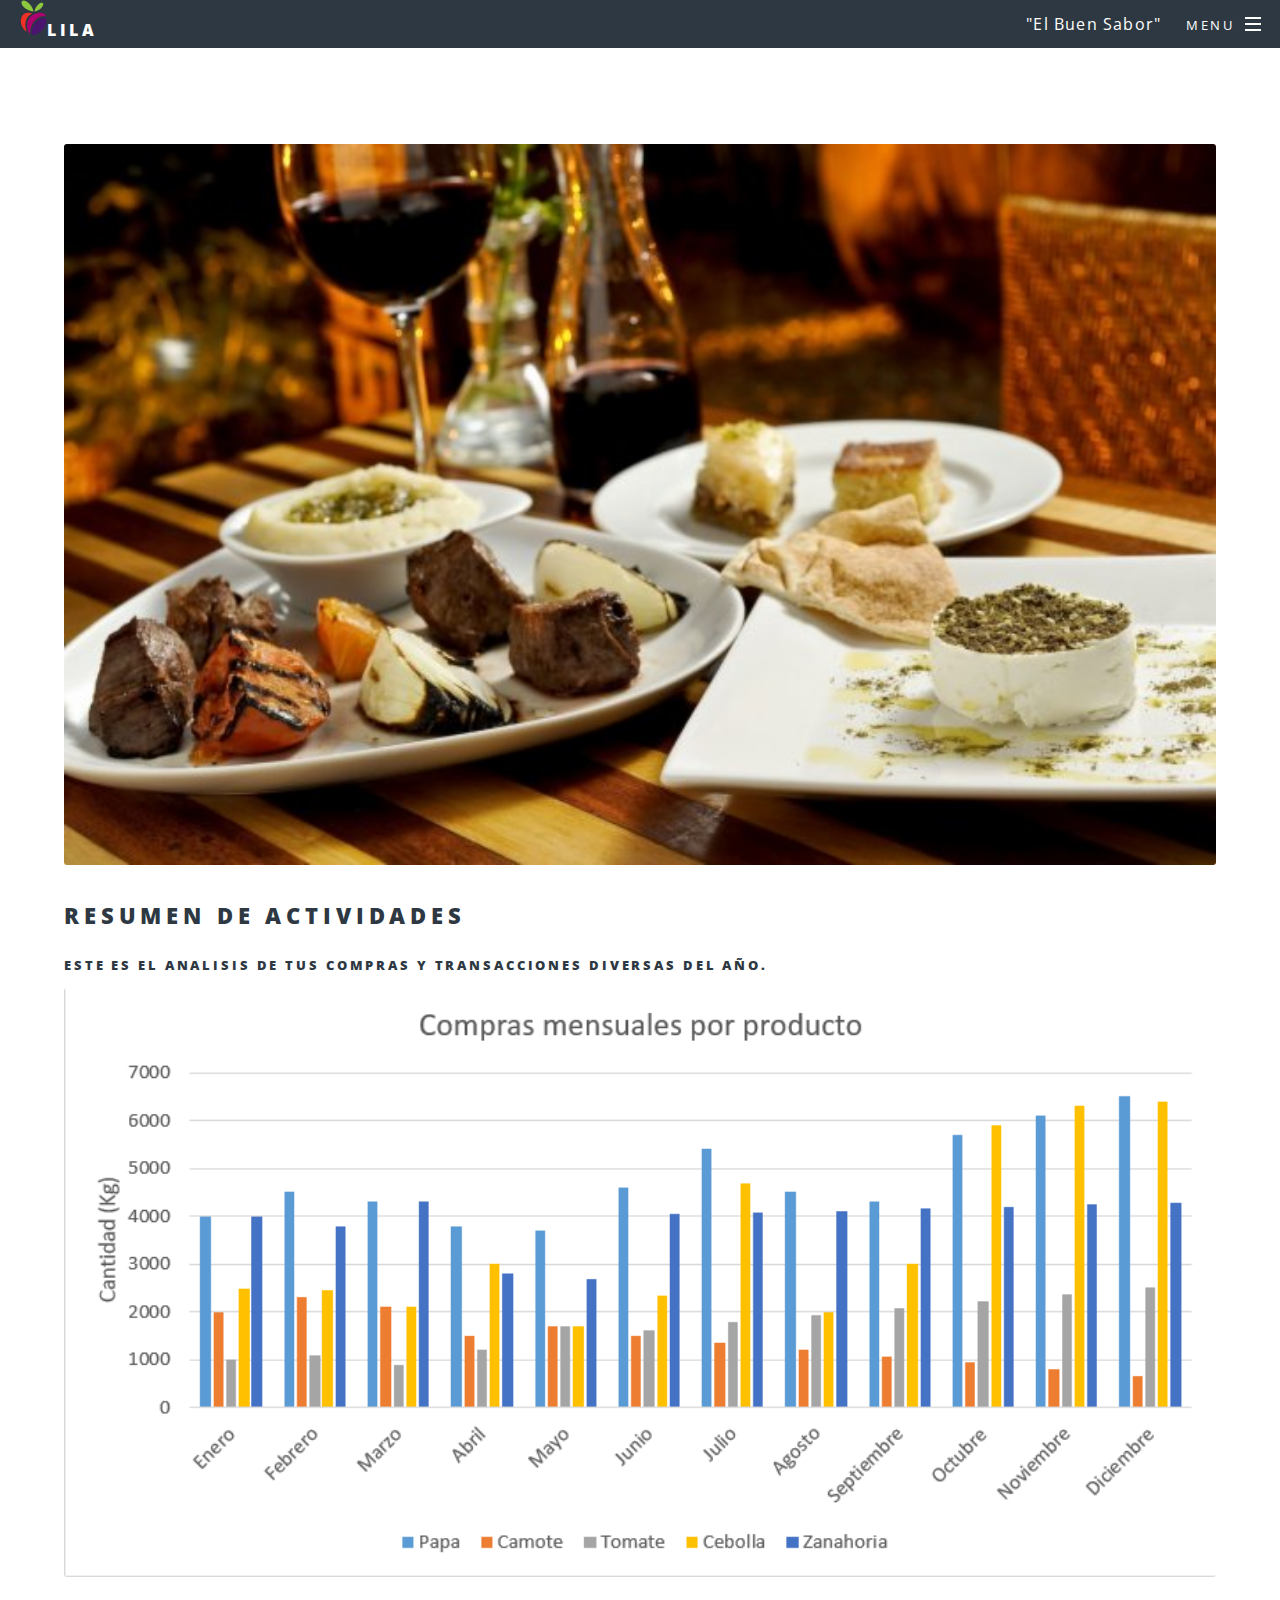
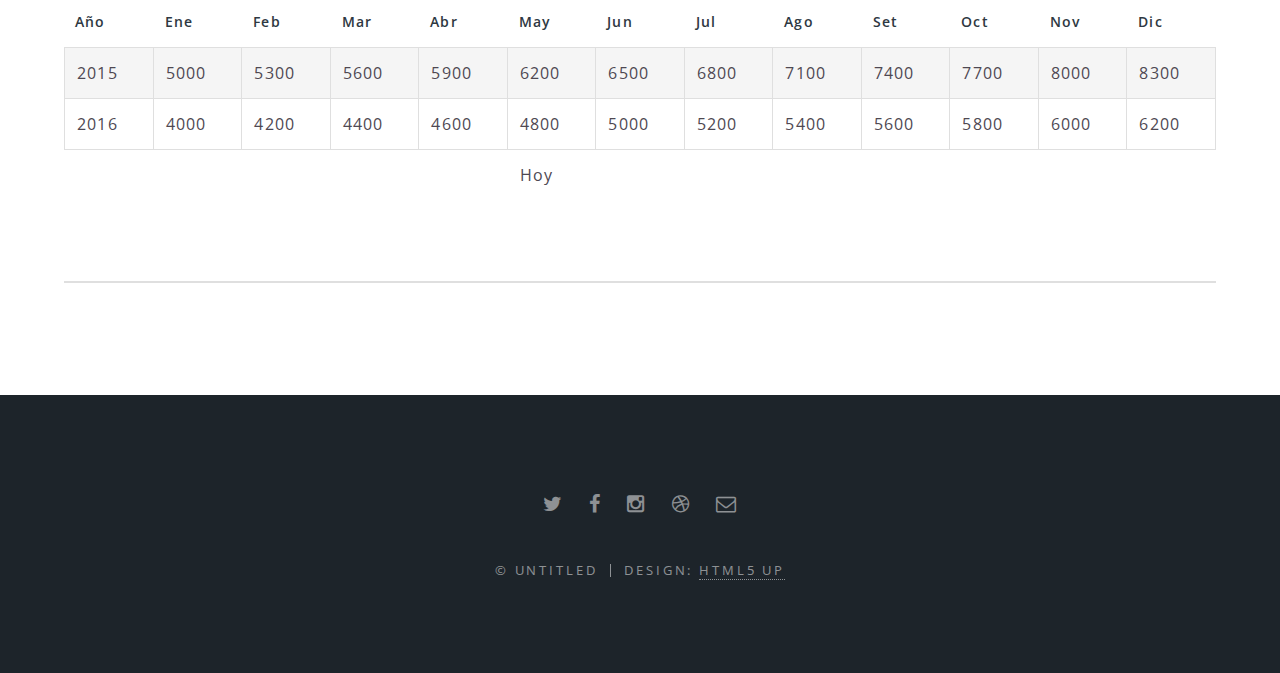
<file: socio.html>
<!DOCTYPE HTML>
<!--
	Spectral by HTML5 UP
	html5up.net | @n33co
	Free for personal and commercial use under the CCA 3.0 license (html5up.net/license)
-->
<html>
	<head>
		<title>LilA</title>
		<meta charset="utf-8" />
		<meta name="viewport" content="width=device-width, initial-scale=1" />
		<!--[if lte IE 8]><script src="assets/js/ie/html5shiv.js"></script><![endif]-->
		<link rel="stylesheet" href="assets/css/main.css" />
		<!--[if lte IE 8]><link rel="stylesheet" href="assets/css/ie8.css" /><![endif]-->
		<!--[if lte IE 9]><link rel="stylesheet" href="assets/css/ie9.css" /><![endif]-->
	</head>
	<body>

		<!-- Page Wrapper -->
			<div id="page-wrapper">

				<!-- Header -->
					<header id="header">
						<h1><a href="index.html"><img src="images/li.png"/>LilA</a></h1>
						<nav id="nav">
							<ul>
                                <li>"El Buen Sabor"</li>
								<li class="special">
									<a href="#menu" class="menuToggle"><span>Menu</span></a>
									<div id="menu">
										<ul>
                                            <li><a href="socio.html">Inicio</a></li>
                                            <li><a href="perfilsoci.html">Mi Perfil</a></li>
                                            <li><a href="compras.html">Mis compras</a></li>
                                            <li><a href="patrocinados.html">Mis patrocinados liLA</a></li>
                                            <li><a href="agricultor.html">Salir</a></li>
										</ul>
									</div>
								</li>
							</ul>
                            
						</nav>
					</header>

				<!-- Main -->
					<article id="main">
						
						<section class="wrapper style5">
							<div class="inner">
                                <div class="12u"><span class="image fit"><img src="images/pic03.jpg" alt="" /></span></div>
								<h2>Resumen de Actividades</h2>
                                <h5>Este es el analisis de tus compras y transacciones diversas del año.</h5>
                                <section>
									<div class="box alt">
										<div class="row uniform 50%">
											<div class="12u"><span class="image fit"><img src="images/compras.PNG" alt="" /></span></div>
											
										</div>
									</div>
									<div class="table-wrapper">
										<table class="alt">
											<thead>
												<tr>
													<th>Año</th>
                                                    <th>Ene</th>	<th>Feb</th>  <th>Mar</th>
                                                    <th>Abr</th>
                                                    <th>May</th>
                                                    <th>Jun</th>
                                                    <th>Jul</th>
                                                    <th>Ago</th>
                                                    <th>Set</th>
                                                    <th>Oct</th>
                                                    <th>Nov</th>
                                                    <th>Dic</th>
												</tr>
											</thead>
											<tbody>
												<tr>
													<td>2015</td>
													<td>5000</td>
                                                    <td>5300</td>
                                                    <td>5600</td>
                                                    <td>5900</td>
                                                    <td>6200</td>
                                                    <td>6500</td>
                                                    <td>6800</td>
                                                    <td>7100</td>
                                                    <td>7400</td>
                                                    <td>7700</td>
                                                    <td>8000</td>
                                                    <td>8300</td>
												</tr>
												<tr>
													<td>2016</td>
													<td>4000</td>
                                                    <td>4200</td>
                                                    <td>4400</td>
                                                    <td>4600</td>
                                                    <td>4800</td>
                                                    <td>5000</td>
                                                    <td>5200</td>
                                                    <td>5400</td>
                                                    <td>5600</td>
                                                    <td>5800</td>
                                                    <td>6000</td>
                                                    <td>6200</td>
												</tr>
												
											</tbody>
											<tfoot>
												<tr>
													<td colspan="5"></td>
													<td>Hoy</td>
												</tr>
											</tfoot>
										</table>
									</div>
								</section>
                                
								<hr />
                                                

								
							</div>
						</section>
					</article>

				<!-- Footer -->
					<footer id="footer">
						<ul class="icons">
							<li><a href="#" class="icon fa-twitter"><span class="label">Twitter</span></a></li>
							<li><a href="#" class="icon fa-facebook"><span class="label">Facebook</span></a></li>
							<li><a href="#" class="icon fa-instagram"><span class="label">Instagram</span></a></li>
							<li><a href="#" class="icon fa-dribbble"><span class="label">Dribbble</span></a></li>
							<li><a href="#" class="icon fa-envelope-o"><span class="label">Email</span></a></li>
						</ul>
						<ul class="copyright">
							<li>&copy; Untitled</li><li>Design: <a href="http://html5up.net">HTML5 UP</a></li>
						</ul>
					</footer>

			</div>

		<!-- Scripts -->
			<script src="assets/js/jquery.min.js"></script>
			<script src="assets/js/jquery.scrollex.min.js"></script>
			<script src="assets/js/jquery.scrolly.min.js"></script>
			<script src="assets/js/skel.min.js"></script>
			<script src="assets/js/util.js"></script>
			<!--[if lte IE 8]><script src="assets/js/ie/respond.min.js"></script><![endif]-->
			<script src="assets/js/main.js"></script>

	</body>
</html>
</file>
<file: assets/css/ie8.css>
/*
	Spectral by HTML5 UP
	html5up.net | @n33co
	Free for personal and commercial use under the CCA 3.0 license (html5up.net/license)
*/

/* Icon */

	.icon.major {
		border: none;
	}

		.icon.major:before {
			font-size: 3em;
		}

/* Form */

	label {
		color: #2E3842;
	}

	input[type="text"],
	input[type="password"],
	input[type="email"],
	select,
	textarea {
		border: solid 1px #dfdfdf;
	}

/* Button */

	input[type="submit"],
	input[type="reset"],
	input[type="button"],
	button,
	.button {
		border: solid 2px #dfdfdf;
	}

		input[type="submit"].special,
		input[type="reset"].special,
		input[type="button"].special,
		button.special,
		.button.special {
			border: 0 !important;
		}

/* Page Wrapper + Menu */

	#menu {
		display: none;
	}

	body.is-menu-visible #menu {
		display: block;
	}

/* Header */

	#header nav > ul > li > a.menuToggle:after {
		display: none;
	}

/* Banner + Wrapper (style4) */

	#banner,
	.wrapper.style4 {
		-ms-behavior: url("assets/js/ie/backgroundsize.min.htc");
	}

		#banner:before,
		.wrapper.style4:before {
			display: none;
		}

/* Banner */

	#banner .more {
		height: 4em;
	}

		#banner .more:after {
			display: none;
		}

/* Main */

	#main > header {
		-ms-behavior: url("assets/js/ie/backgroundsize.min.htc");
	}

		#main > header:before {
			display: none;
		}
</file>
<file: assets/css/ie9.css>
/*
	Spectral by HTML5 UP
	html5up.net | @n33co
	Free for personal and commercial use under the CCA 3.0 license (html5up.net/license)
*/

/* Spotlight */

	.spotlight {
		display: block;
	}

		.spotlight .image {
			display: inline-block;
			vertical-align: top;
		}

		.spotlight .content {
			padding: 4em 4em 2em 4em ;
			display: inline-block;
		}

		.spotlight:after {
			clear: both;
			content: '';
			display: block;
		}

/* Features */

	.features {
		display: block;
	}

		.features li {
			float: left;
		}

		.features:after {
			content: '';
			display: block;
			clear: both;
		}

/* Banner + Wrapper (style4) */

	#banner,
	.wrapper.style4 {
		background-image: url("../../images/banner.jpg");
		background-position: center center;
		background-repeat: no-repeat;
		background-size: cover;
		position: relative;
	}

		#banner:before,
		.wrapper.style4:before {
			background: #000000;
			content: '';
			height: 100%;
			left: 0;
			opacity: 0.5;
			position: absolute;
			top: 0;
			width: 100%;
		}

		#banner .inner,
		.wrapper.style4 .inner {
			position: relative;
			z-index: 1;
		}

/* Banner */

	#banner {
		padding: 14em 0 12em 0 ;
		height: auto;
	}

		#banner:after {
			display: none;
		}

/* CTA */

	#cta .inner header {
		float: left;
	}

	#cta .inner .actions {
		float: left;
	}

	#cta .inner:after {
		clear: both;
		content: '';
		display: block;
	}

/* Main */

	#main > header {
		background-image: url("../../images/banner.jpg");
		background-position: center center;
		background-repeat: no-repeat;
		background-size: cover;
		position: relative;
	}

		#main > header:before {
			background: #000000;
			content: '';
			height: 100%;
			left: 0;
			opacity: 0.5;
			position: absolute;
			top: 0;
			width: 100%;
		}

		#main > header > * {
			position: relative;
			z-index: 1;
		}
</file>
<file: assets/css/main.css>
@import url(font-awesome.min.css);
@import url("http://fonts.googleapis.com/css?family=Open+Sans:400,400italic,600,600italic,800,800italic");

/*
	Spectral by HTML5 UP
	html5up.net | @n33co
	Free for personal and commercial use under the CCA 3.0 license (html5up.net/license)
*/

/* Reset */

	html, body, div, span, applet, object, iframe, h1, h2, h3, h4, h5, h6, p, blockquote, pre, a, abbr, acronym, address, big, cite, code, del, dfn, em, img, ins, kbd, q, s, samp, small, strike, strong, sub, sup, tt, var, b, u, i, center, dl, dt, dd, ol, ul, li, fieldset, form, label, legend, table, caption, tbody, tfoot, thead, tr, th, td, article, aside, canvas, details, embed, figure, figcaption, footer, header, hgroup, menu, nav, output, ruby, section, summary, time, mark, audio, video {
		margin: 0;
		padding: 0;
		border: 0;
		font-size: 100%;
		font: inherit;
		vertical-align: baseline;
	}

	article, aside, details, figcaption, figure, footer, header, hgroup, menu, nav, section {
		display: block;
	}

	body {
		line-height: 1;
	}

	ol, ul {
		list-style: none;
	}

	blockquote, q {
		quotes: none;
	}

	blockquote:before, blockquote:after, q:before, q:after {
		content: '';
		content: none;
	}

	table {
		border-collapse: collapse;
		border-spacing: 0;
	}

	body {
		-webkit-text-size-adjust: none;
	}

/* Box Model */

	*, *:before, *:after {
		-moz-box-sizing: border-box;
		-webkit-box-sizing: border-box;
		box-sizing: border-box;
	}

/* Grid */

	.row {
		border-bottom: solid 1px transparent;
		-moz-box-sizing: border-box;
		-webkit-box-sizing: border-box;
		box-sizing: border-box;
	}

	.row > * {
		float: left;
		-moz-box-sizing: border-box;
		-webkit-box-sizing: border-box;
		box-sizing: border-box;
	}

	.row:after, .row:before {
		content: '';
		display: block;
		clear: both;
		height: 0;
	}

	.row.uniform > * > :first-child {
		margin-top: 0;
	}

	.row.uniform > * > :last-child {
		margin-bottom: 0;
	}

	.row.\30 \25 > * {
		padding: 0 0 0 0em;
	}

	.row.\30 \25 {
		margin: 0 0 -1px 0em;
	}

	.row.uniform.\30 \25 > * {
		padding: 0em 0 0 0em;
	}

	.row.uniform.\30 \25 {
		margin: 0em 0 -1px 0em;
	}

	.row > * {
		padding: 0 0 0 1.5em;
	}

	.row {
		margin: 0 0 -1px -1.5em;
	}

	.row.uniform > * {
		padding: 1.5em 0 0 1.5em;
	}

	.row.uniform {
		margin: -1.5em 0 -1px -1.5em;
	}

	.row.\32 00\25 > * {
		padding: 0 0 0 3em;
	}

	.row.\32 00\25 {
		margin: 0 0 -1px -3em;
	}

	.row.uniform.\32 00\25 > * {
		padding: 3em 0 0 3em;
	}

	.row.uniform.\32 00\25 {
		margin: -3em 0 -1px -3em;
	}

	.row.\31 50\25 > * {
		padding: 0 0 0 2.25em;
	}

	.row.\31 50\25 {
		margin: 0 0 -1px -2.25em;
	}

	.row.uniform.\31 50\25 > * {
		padding: 2.25em 0 0 2.25em;
	}

	.row.uniform.\31 50\25 {
		margin: -2.25em 0 -1px -2.25em;
	}

	.row.\35 0\25 > * {
		padding: 0 0 0 0.75em;
	}

	.row.\35 0\25 {
		margin: 0 0 -1px -0.75em;
	}

	.row.uniform.\35 0\25 > * {
		padding: 0.75em 0 0 0.75em;
	}

	.row.uniform.\35 0\25 {
		margin: -0.75em 0 -1px -0.75em;
	}

	.row.\32 5\25 > * {
		padding: 0 0 0 0.375em;
	}

	.row.\32 5\25 {
		margin: 0 0 -1px -0.375em;
	}

	.row.uniform.\32 5\25 > * {
		padding: 0.375em 0 0 0.375em;
	}

	.row.uniform.\32 5\25 {
		margin: -0.375em 0 -1px -0.375em;
	}

	.\31 2u, .\31 2u\24 {
		width: 100%;
		clear: none;
		margin-left: 0;
	}

	.\31 1u, .\31 1u\24 {
		width: 91.6666666667%;
		clear: none;
		margin-left: 0;
	}

	.\31 0u, .\31 0u\24 {
		width: 83.3333333333%;
		clear: none;
		margin-left: 0;
	}

	.\39 u, .\39 u\24 {
		width: 75%;
		clear: none;
		margin-left: 0;
	}

	.\38 u, .\38 u\24 {
		width: 66.6666666667%;
		clear: none;
		margin-left: 0;
	}

	.\37 u, .\37 u\24 {
		width: 58.3333333333%;
		clear: none;
		margin-left: 0;
	}

	.\36 u, .\36 u\24 {
		width: 50%;
		clear: none;
		margin-left: 0;
	}

	.\35 u, .\35 u\24 {
		width: 41.6666666667%;
		clear: none;
		margin-left: 0;
	}

	.\34 u, .\34 u\24 {
		width: 33.3333333333%;
		clear: none;
		margin-left: 0;
	}

	.\33 u, .\33 u\24 {
		width: 25%;
		clear: none;
		margin-left: 0;
	}

	.\32 u, .\32 u\24 {
		width: 16.6666666667%;
		clear: none;
		margin-left: 0;
	}

	.\31 u, .\31 u\24 {
		width: 8.3333333333%;
		clear: none;
		margin-left: 0;
	}

	.\31 2u\24 + *,
	.\31 1u\24 + *,
	.\31 0u\24 + *,
	.\39 u\24 + *,
	.\38 u\24 + *,
	.\37 u\24 + *,
	.\36 u\24 + *,
	.\35 u\24 + *,
	.\34 u\24 + *,
	.\33 u\24 + *,
	.\32 u\24 + *,
	.\31 u\24 + * {
		clear: left;
	}

	.\-11u {
		margin-left: 91.66667%;
	}

	.\-10u {
		margin-left: 83.33333%;
	}

	.\-9u {
		margin-left: 75%;
	}

	.\-8u {
		margin-left: 66.66667%;
	}

	.\-7u {
		margin-left: 58.33333%;
	}

	.\-6u {
		margin-left: 50%;
	}

	.\-5u {
		margin-left: 41.66667%;
	}

	.\-4u {
		margin-left: 33.33333%;
	}

	.\-3u {
		margin-left: 25%;
	}

	.\-2u {
		margin-left: 16.66667%;
	}

	.\-1u {
		margin-left: 8.33333%;
	}

	@media screen and (max-width: 1680px) {

		.row > * {
			padding: 0 0 0 1.5em;
		}

		.row {
			margin: 0 0 -1px -1.5em;
		}

		.row.uniform > * {
			padding: 1.5em 0 0 1.5em;
		}

		.row.uniform {
			margin: -1.5em 0 -1px -1.5em;
		}

		.row.\32 00\25 > * {
			padding: 0 0 0 3em;
		}

		.row.\32 00\25 {
			margin: 0 0 -1px -3em;
		}

		.row.uniform.\32 00\25 > * {
			padding: 3em 0 0 3em;
		}

		.row.uniform.\32 00\25 {
			margin: -3em 0 -1px -3em;
		}

		.row.\31 50\25 > * {
			padding: 0 0 0 2.25em;
		}

		.row.\31 50\25 {
			margin: 0 0 -1px -2.25em;
		}

		.row.uniform.\31 50\25 > * {
			padding: 2.25em 0 0 2.25em;
		}

		.row.uniform.\31 50\25 {
			margin: -2.25em 0 -1px -2.25em;
		}

		.row.\35 0\25 > * {
			padding: 0 0 0 0.75em;
		}

		.row.\35 0\25 {
			margin: 0 0 -1px -0.75em;
		}

		.row.uniform.\35 0\25 > * {
			padding: 0.75em 0 0 0.75em;
		}

		.row.uniform.\35 0\25 {
			margin: -0.75em 0 -1px -0.75em;
		}

		.row.\32 5\25 > * {
			padding: 0 0 0 0.375em;
		}

		.row.\32 5\25 {
			margin: 0 0 -1px -0.375em;
		}

		.row.uniform.\32 5\25 > * {
			padding: 0.375em 0 0 0.375em;
		}

		.row.uniform.\32 5\25 {
			margin: -0.375em 0 -1px -0.375em;
		}

		.\31 2u\28xlarge\29, .\31 2u\24\28xlarge\29 {
			width: 100%;
			clear: none;
			margin-left: 0;
		}

		.\31 1u\28xlarge\29, .\31 1u\24\28xlarge\29 {
			width: 91.6666666667%;
			clear: none;
			margin-left: 0;
		}

		.\31 0u\28xlarge\29, .\31 0u\24\28xlarge\29 {
			width: 83.3333333333%;
			clear: none;
			margin-left: 0;
		}

		.\39 u\28xlarge\29, .\39 u\24\28xlarge\29 {
			width: 75%;
			clear: none;
			margin-left: 0;
		}

		.\38 u\28xlarge\29, .\38 u\24\28xlarge\29 {
			width: 66.6666666667%;
			clear: none;
			margin-left: 0;
		}

		.\37 u\28xlarge\29, .\37 u\24\28xlarge\29 {
			width: 58.3333333333%;
			clear: none;
			margin-left: 0;
		}

		.\36 u\28xlarge\29, .\36 u\24\28xlarge\29 {
			width: 50%;
			clear: none;
			margin-left: 0;
		}

		.\35 u\28xlarge\29, .\35 u\24\28xlarge\29 {
			width: 41.6666666667%;
			clear: none;
			margin-left: 0;
		}

		.\34 u\28xlarge\29, .\34 u\24\28xlarge\29 {
			width: 33.3333333333%;
			clear: none;
			margin-left: 0;
		}

		.\33 u\28xlarge\29, .\33 u\24\28xlarge\29 {
			width: 25%;
			clear: none;
			margin-left: 0;
		}

		.\32 u\28xlarge\29, .\32 u\24\28xlarge\29 {
			width: 16.6666666667%;
			clear: none;
			margin-left: 0;
		}

		.\31 u\28xlarge\29, .\31 u\24\28xlarge\29 {
			width: 8.3333333333%;
			clear: none;
			margin-left: 0;
		}

		.\31 2u\24\28xlarge\29 + *,
		.\31 1u\24\28xlarge\29 + *,
		.\31 0u\24\28xlarge\29 + *,
		.\39 u\24\28xlarge\29 + *,
		.\38 u\24\28xlarge\29 + *,
		.\37 u\24\28xlarge\29 + *,
		.\36 u\24\28xlarge\29 + *,
		.\35 u\24\28xlarge\29 + *,
		.\34 u\24\28xlarge\29 + *,
		.\33 u\24\28xlarge\29 + *,
		.\32 u\24\28xlarge\29 + *,
		.\31 u\24\28xlarge\29 + * {
			clear: left;
		}

		.\-11u\28xlarge\29 {
			margin-left: 91.66667%;
		}

		.\-10u\28xlarge\29 {
			margin-left: 83.33333%;
		}

		.\-9u\28xlarge\29 {
			margin-left: 75%;
		}

		.\-8u\28xlarge\29 {
			margin-left: 66.66667%;
		}

		.\-7u\28xlarge\29 {
			margin-left: 58.33333%;
		}

		.\-6u\28xlarge\29 {
			margin-left: 50%;
		}

		.\-5u\28xlarge\29 {
			margin-left: 41.66667%;
		}

		.\-4u\28xlarge\29 {
			margin-left: 33.33333%;
		}

		.\-3u\28xlarge\29 {
			margin-left: 25%;
		}

		.\-2u\28xlarge\29 {
			margin-left: 16.66667%;
		}

		.\-1u\28xlarge\29 {
			margin-left: 8.33333%;
		}

	}

	@media screen and (max-width: 1280px) {

		.row > * {
			padding: 0 0 0 1.5em;
		}

		.row {
			margin: 0 0 -1px -1.5em;
		}

		.row.uniform > * {
			padding: 1.5em 0 0 1.5em;
		}

		.row.uniform {
			margin: -1.5em 0 -1px -1.5em;
		}

		.row.\32 00\25 > * {
			padding: 0 0 0 3em;
		}

		.row.\32 00\25 {
			margin: 0 0 -1px -3em;
		}

		.row.uniform.\32 00\25 > * {
			padding: 3em 0 0 3em;
		}

		.row.uniform.\32 00\25 {
			margin: -3em 0 -1px -3em;
		}

		.row.\31 50\25 > * {
			padding: 0 0 0 2.25em;
		}

		.row.\31 50\25 {
			margin: 0 0 -1px -2.25em;
		}

		.row.uniform.\31 50\25 > * {
			padding: 2.25em 0 0 2.25em;
		}

		.row.uniform.\31 50\25 {
			margin: -2.25em 0 -1px -2.25em;
		}

		.row.\35 0\25 > * {
			padding: 0 0 0 0.75em;
		}

		.row.\35 0\25 {
			margin: 0 0 -1px -0.75em;
		}

		.row.uniform.\35 0\25 > * {
			padding: 0.75em 0 0 0.75em;
		}

		.row.uniform.\35 0\25 {
			margin: -0.75em 0 -1px -0.75em;
		}

		.row.\32 5\25 > * {
			padding: 0 0 0 0.375em;
		}

		.row.\32 5\25 {
			margin: 0 0 -1px -0.375em;
		}

		.row.uniform.\32 5\25 > * {
			padding: 0.375em 0 0 0.375em;
		}

		.row.uniform.\32 5\25 {
			margin: -0.375em 0 -1px -0.375em;
		}

		.\31 2u\28large\29, .\31 2u\24\28large\29 {
			width: 100%;
			clear: none;
			margin-left: 0;
		}

		.\31 1u\28large\29, .\31 1u\24\28large\29 {
			width: 91.6666666667%;
			clear: none;
			margin-left: 0;
		}

		.\31 0u\28large\29, .\31 0u\24\28large\29 {
			width: 83.3333333333%;
			clear: none;
			margin-left: 0;
		}

		.\39 u\28large\29, .\39 u\24\28large\29 {
			width: 75%;
			clear: none;
			margin-left: 0;
		}

		.\38 u\28large\29, .\38 u\24\28large\29 {
			width: 66.6666666667%;
			clear: none;
			margin-left: 0;
		}

		.\37 u\28large\29, .\37 u\24\28large\29 {
			width: 58.3333333333%;
			clear: none;
			margin-left: 0;
		}

		.\36 u\28large\29, .\36 u\24\28large\29 {
			width: 50%;
			clear: none;
			margin-left: 0;
		}

		.\35 u\28large\29, .\35 u\24\28large\29 {
			width: 41.6666666667%;
			clear: none;
			margin-left: 0;
		}

		.\34 u\28large\29, .\34 u\24\28large\29 {
			width: 33.3333333333%;
			clear: none;
			margin-left: 0;
		}

		.\33 u\28large\29, .\33 u\24\28large\29 {
			width: 25%;
			clear: none;
			margin-left: 0;
		}

		.\32 u\28large\29, .\32 u\24\28large\29 {
			width: 16.6666666667%;
			clear: none;
			margin-left: 0;
		}

		.\31 u\28large\29, .\31 u\24\28large\29 {
			width: 8.3333333333%;
			clear: none;
			margin-left: 0;
		}

		.\31 2u\24\28large\29 + *,
		.\31 1u\24\28large\29 + *,
		.\31 0u\24\28large\29 + *,
		.\39 u\24\28large\29 + *,
		.\38 u\24\28large\29 + *,
		.\37 u\24\28large\29 + *,
		.\36 u\24\28large\29 + *,
		.\35 u\24\28large\29 + *,
		.\34 u\24\28large\29 + *,
		.\33 u\24\28large\29 + *,
		.\32 u\24\28large\29 + *,
		.\31 u\24\28large\29 + * {
			clear: left;
		}

		.\-11u\28large\29 {
			margin-left: 91.66667%;
		}

		.\-10u\28large\29 {
			margin-left: 83.33333%;
		}

		.\-9u\28large\29 {
			margin-left: 75%;
		}

		.\-8u\28large\29 {
			margin-left: 66.66667%;
		}

		.\-7u\28large\29 {
			margin-left: 58.33333%;
		}

		.\-6u\28large\29 {
			margin-left: 50%;
		}

		.\-5u\28large\29 {
			margin-left: 41.66667%;
		}

		.\-4u\28large\29 {
			margin-left: 33.33333%;
		}

		.\-3u\28large\29 {
			margin-left: 25%;
		}

		.\-2u\28large\29 {
			margin-left: 16.66667%;
		}

		.\-1u\28large\29 {
			margin-left: 8.33333%;
		}

	}

	@media screen and (max-width: 980px) {

		.row > * {
			padding: 0 0 0 1.5em;
		}

		.row {
			margin: 0 0 -1px -1.5em;
		}

		.row.uniform > * {
			padding: 1.5em 0 0 1.5em;
		}

		.row.uniform {
			margin: -1.5em 0 -1px -1.5em;
		}

		.row.\32 00\25 > * {
			padding: 0 0 0 3em;
		}

		.row.\32 00\25 {
			margin: 0 0 -1px -3em;
		}

		.row.uniform.\32 00\25 > * {
			padding: 3em 0 0 3em;
		}

		.row.uniform.\32 00\25 {
			margin: -3em 0 -1px -3em;
		}

		.row.\31 50\25 > * {
			padding: 0 0 0 2.25em;
		}

		.row.\31 50\25 {
			margin: 0 0 -1px -2.25em;
		}

		.row.uniform.\31 50\25 > * {
			padding: 2.25em 0 0 2.25em;
		}

		.row.uniform.\31 50\25 {
			margin: -2.25em 0 -1px -2.25em;
		}

		.row.\35 0\25 > * {
			padding: 0 0 0 0.75em;
		}

		.row.\35 0\25 {
			margin: 0 0 -1px -0.75em;
		}

		.row.uniform.\35 0\25 > * {
			padding: 0.75em 0 0 0.75em;
		}

		.row.uniform.\35 0\25 {
			margin: -0.75em 0 -1px -0.75em;
		}

		.row.\32 5\25 > * {
			padding: 0 0 0 0.375em;
		}

		.row.\32 5\25 {
			margin: 0 0 -1px -0.375em;
		}

		.row.uniform.\32 5\25 > * {
			padding: 0.375em 0 0 0.375em;
		}

		.row.uniform.\32 5\25 {
			margin: -0.375em 0 -1px -0.375em;
		}

		.\31 2u\28medium\29, .\31 2u\24\28medium\29 {
			width: 100%;
			clear: none;
			margin-left: 0;
		}

		.\31 1u\28medium\29, .\31 1u\24\28medium\29 {
			width: 91.6666666667%;
			clear: none;
			margin-left: 0;
		}

		.\31 0u\28medium\29, .\31 0u\24\28medium\29 {
			width: 83.3333333333%;
			clear: none;
			margin-left: 0;
		}

		.\39 u\28medium\29, .\39 u\24\28medium\29 {
			width: 75%;
			clear: none;
			margin-left: 0;
		}

		.\38 u\28medium\29, .\38 u\24\28medium\29 {
			width: 66.6666666667%;
			clear: none;
			margin-left: 0;
		}

		.\37 u\28medium\29, .\37 u\24\28medium\29 {
			width: 58.3333333333%;
			clear: none;
			margin-left: 0;
		}

		.\36 u\28medium\29, .\36 u\24\28medium\29 {
			width: 50%;
			clear: none;
			margin-left: 0;
		}

		.\35 u\28medium\29, .\35 u\24\28medium\29 {
			width: 41.6666666667%;
			clear: none;
			margin-left: 0;
		}

		.\34 u\28medium\29, .\34 u\24\28medium\29 {
			width: 33.3333333333%;
			clear: none;
			margin-left: 0;
		}

		.\33 u\28medium\29, .\33 u\24\28medium\29 {
			width: 25%;
			clear: none;
			margin-left: 0;
		}

		.\32 u\28medium\29, .\32 u\24\28medium\29 {
			width: 16.6666666667%;
			clear: none;
			margin-left: 0;
		}

		.\31 u\28medium\29, .\31 u\24\28medium\29 {
			width: 8.3333333333%;
			clear: none;
			margin-left: 0;
		}

		.\31 2u\24\28medium\29 + *,
		.\31 1u\24\28medium\29 + *,
		.\31 0u\24\28medium\29 + *,
		.\39 u\24\28medium\29 + *,
		.\38 u\24\28medium\29 + *,
		.\37 u\24\28medium\29 + *,
		.\36 u\24\28medium\29 + *,
		.\35 u\24\28medium\29 + *,
		.\34 u\24\28medium\29 + *,
		.\33 u\24\28medium\29 + *,
		.\32 u\24\28medium\29 + *,
		.\31 u\24\28medium\29 + * {
			clear: left;
		}

		.\-11u\28medium\29 {
			margin-left: 91.66667%;
		}

		.\-10u\28medium\29 {
			margin-left: 83.33333%;
		}

		.\-9u\28medium\29 {
			margin-left: 75%;
		}

		.\-8u\28medium\29 {
			margin-left: 66.66667%;
		}

		.\-7u\28medium\29 {
			margin-left: 58.33333%;
		}

		.\-6u\28medium\29 {
			margin-left: 50%;
		}

		.\-5u\28medium\29 {
			margin-left: 41.66667%;
		}

		.\-4u\28medium\29 {
			margin-left: 33.33333%;
		}

		.\-3u\28medium\29 {
			margin-left: 25%;
		}

		.\-2u\28medium\29 {
			margin-left: 16.66667%;
		}

		.\-1u\28medium\29 {
			margin-left: 8.33333%;
		}

	}

	@media screen and (max-width: 736px) {

		.row > * {
			padding: 0 0 0 1.5em;
		}

		.row {
			margin: 0 0 -1px -1.5em;
		}

		.row.uniform > * {
			padding: 1.5em 0 0 1.5em;
		}

		.row.uniform {
			margin: -1.5em 0 -1px -1.5em;
		}

		.row.\32 00\25 > * {
			padding: 0 0 0 3em;
		}

		.row.\32 00\25 {
			margin: 0 0 -1px -3em;
		}

		.row.uniform.\32 00\25 > * {
			padding: 3em 0 0 3em;
		}

		.row.uniform.\32 00\25 {
			margin: -3em 0 -1px -3em;
		}

		.row.\31 50\25 > * {
			padding: 0 0 0 2.25em;
		}

		.row.\31 50\25 {
			margin: 0 0 -1px -2.25em;
		}

		.row.uniform.\31 50\25 > * {
			padding: 2.25em 0 0 2.25em;
		}

		.row.uniform.\31 50\25 {
			margin: -2.25em 0 -1px -2.25em;
		}

		.row.\35 0\25 > * {
			padding: 0 0 0 0.75em;
		}

		.row.\35 0\25 {
			margin: 0 0 -1px -0.75em;
		}

		.row.uniform.\35 0\25 > * {
			padding: 0.75em 0 0 0.75em;
		}

		.row.uniform.\35 0\25 {
			margin: -0.75em 0 -1px -0.75em;
		}

		.row.\32 5\25 > * {
			padding: 0 0 0 0.375em;
		}

		.row.\32 5\25 {
			margin: 0 0 -1px -0.375em;
		}

		.row.uniform.\32 5\25 > * {
			padding: 0.375em 0 0 0.375em;
		}

		.row.uniform.\32 5\25 {
			margin: -0.375em 0 -1px -0.375em;
		}

		.\31 2u\28small\29, .\31 2u\24\28small\29 {
			width: 100%;
			clear: none;
			margin-left: 0;
		}

		.\31 1u\28small\29, .\31 1u\24\28small\29 {
			width: 91.6666666667%;
			clear: none;
			margin-left: 0;
		}

		.\31 0u\28small\29, .\31 0u\24\28small\29 {
			width: 83.3333333333%;
			clear: none;
			margin-left: 0;
		}

		.\39 u\28small\29, .\39 u\24\28small\29 {
			width: 75%;
			clear: none;
			margin-left: 0;
		}

		.\38 u\28small\29, .\38 u\24\28small\29 {
			width: 66.6666666667%;
			clear: none;
			margin-left: 0;
		}

		.\37 u\28small\29, .\37 u\24\28small\29 {
			width: 58.3333333333%;
			clear: none;
			margin-left: 0;
		}

		.\36 u\28small\29, .\36 u\24\28small\29 {
			width: 50%;
			clear: none;
			margin-left: 0;
		}

		.\35 u\28small\29, .\35 u\24\28small\29 {
			width: 41.6666666667%;
			clear: none;
			margin-left: 0;
		}

		.\34 u\28small\29, .\34 u\24\28small\29 {
			width: 33.3333333333%;
			clear: none;
			margin-left: 0;
		}

		.\33 u\28small\29, .\33 u\24\28small\29 {
			width: 25%;
			clear: none;
			margin-left: 0;
		}

		.\32 u\28small\29, .\32 u\24\28small\29 {
			width: 16.6666666667%;
			clear: none;
			margin-left: 0;
		}

		.\31 u\28small\29, .\31 u\24\28small\29 {
			width: 8.3333333333%;
			clear: none;
			margin-left: 0;
		}

		.\31 2u\24\28small\29 + *,
		.\31 1u\24\28small\29 + *,
		.\31 0u\24\28small\29 + *,
		.\39 u\24\28small\29 + *,
		.\38 u\24\28small\29 + *,
		.\37 u\24\28small\29 + *,
		.\36 u\24\28small\29 + *,
		.\35 u\24\28small\29 + *,
		.\34 u\24\28small\29 + *,
		.\33 u\24\28small\29 + *,
		.\32 u\24\28small\29 + *,
		.\31 u\24\28small\29 + * {
			clear: left;
		}

		.\-11u\28small\29 {
			margin-left: 91.66667%;
		}

		.\-10u\28small\29 {
			margin-left: 83.33333%;
		}

		.\-9u\28small\29 {
			margin-left: 75%;
		}

		.\-8u\28small\29 {
			margin-left: 66.66667%;
		}

		.\-7u\28small\29 {
			margin-left: 58.33333%;
		}

		.\-6u\28small\29 {
			margin-left: 50%;
		}

		.\-5u\28small\29 {
			margin-left: 41.66667%;
		}

		.\-4u\28small\29 {
			margin-left: 33.33333%;
		}

		.\-3u\28small\29 {
			margin-left: 25%;
		}

		.\-2u\28small\29 {
			margin-left: 16.66667%;
		}

		.\-1u\28small\29 {
			margin-left: 8.33333%;
		}

	}

	@media screen and (max-width: 480px) {

		.row > * {
			padding: 0 0 0 1.5em;
		}

		.row {
			margin: 0 0 -1px -1.5em;
		}

		.row.uniform > * {
			padding: 1.5em 0 0 1.5em;
		}

		.row.uniform {
			margin: -1.5em 0 -1px -1.5em;
		}

		.row.\32 00\25 > * {
			padding: 0 0 0 3em;
		}

		.row.\32 00\25 {
			margin: 0 0 -1px -3em;
		}

		.row.uniform.\32 00\25 > * {
			padding: 3em 0 0 3em;
		}

		.row.uniform.\32 00\25 {
			margin: -3em 0 -1px -3em;
		}

		.row.\31 50\25 > * {
			padding: 0 0 0 2.25em;
		}

		.row.\31 50\25 {
			margin: 0 0 -1px -2.25em;
		}

		.row.uniform.\31 50\25 > * {
			padding: 2.25em 0 0 2.25em;
		}

		.row.uniform.\31 50\25 {
			margin: -2.25em 0 -1px -2.25em;
		}

		.row.\35 0\25 > * {
			padding: 0 0 0 0.75em;
		}

		.row.\35 0\25 {
			margin: 0 0 -1px -0.75em;
		}

		.row.uniform.\35 0\25 > * {
			padding: 0.75em 0 0 0.75em;
		}

		.row.uniform.\35 0\25 {
			margin: -0.75em 0 -1px -0.75em;
		}

		.row.\32 5\25 > * {
			padding: 0 0 0 0.375em;
		}

		.row.\32 5\25 {
			margin: 0 0 -1px -0.375em;
		}

		.row.uniform.\32 5\25 > * {
			padding: 0.375em 0 0 0.375em;
		}

		.row.uniform.\32 5\25 {
			margin: -0.375em 0 -1px -0.375em;
		}

		.\31 2u\28xsmall\29, .\31 2u\24\28xsmall\29 {
			width: 100%;
			clear: none;
			margin-left: 0;
		}

		.\31 1u\28xsmall\29, .\31 1u\24\28xsmall\29 {
			width: 91.6666666667%;
			clear: none;
			margin-left: 0;
		}

		.\31 0u\28xsmall\29, .\31 0u\24\28xsmall\29 {
			width: 83.3333333333%;
			clear: none;
			margin-left: 0;
		}

		.\39 u\28xsmall\29, .\39 u\24\28xsmall\29 {
			width: 75%;
			clear: none;
			margin-left: 0;
		}

		.\38 u\28xsmall\29, .\38 u\24\28xsmall\29 {
			width: 66.6666666667%;
			clear: none;
			margin-left: 0;
		}

		.\37 u\28xsmall\29, .\37 u\24\28xsmall\29 {
			width: 58.3333333333%;
			clear: none;
			margin-left: 0;
		}

		.\36 u\28xsmall\29, .\36 u\24\28xsmall\29 {
			width: 50%;
			clear: none;
			margin-left: 0;
		}

		.\35 u\28xsmall\29, .\35 u\24\28xsmall\29 {
			width: 41.6666666667%;
			clear: none;
			margin-left: 0;
		}

		.\34 u\28xsmall\29, .\34 u\24\28xsmall\29 {
			width: 33.3333333333%;
			clear: none;
			margin-left: 0;
		}

		.\33 u\28xsmall\29, .\33 u\24\28xsmall\29 {
			width: 25%;
			clear: none;
			margin-left: 0;
		}

		.\32 u\28xsmall\29, .\32 u\24\28xsmall\29 {
			width: 16.6666666667%;
			clear: none;
			margin-left: 0;
		}

		.\31 u\28xsmall\29, .\31 u\24\28xsmall\29 {
			width: 8.3333333333%;
			clear: none;
			margin-left: 0;
		}

		.\31 2u\24\28xsmall\29 + *,
		.\31 1u\24\28xsmall\29 + *,
		.\31 0u\24\28xsmall\29 + *,
		.\39 u\24\28xsmall\29 + *,
		.\38 u\24\28xsmall\29 + *,
		.\37 u\24\28xsmall\29 + *,
		.\36 u\24\28xsmall\29 + *,
		.\35 u\24\28xsmall\29 + *,
		.\34 u\24\28xsmall\29 + *,
		.\33 u\24\28xsmall\29 + *,
		.\32 u\24\28xsmall\29 + *,
		.\31 u\24\28xsmall\29 + * {
			clear: left;
		}

		.\-11u\28xsmall\29 {
			margin-left: 91.66667%;
		}

		.\-10u\28xsmall\29 {
			margin-left: 83.33333%;
		}

		.\-9u\28xsmall\29 {
			margin-left: 75%;
		}

		.\-8u\28xsmall\29 {
			margin-left: 66.66667%;
		}

		.\-7u\28xsmall\29 {
			margin-left: 58.33333%;
		}

		.\-6u\28xsmall\29 {
			margin-left: 50%;
		}

		.\-5u\28xsmall\29 {
			margin-left: 41.66667%;
		}

		.\-4u\28xsmall\29 {
			margin-left: 33.33333%;
		}

		.\-3u\28xsmall\29 {
			margin-left: 25%;
		}

		.\-2u\28xsmall\29 {
			margin-left: 16.66667%;
		}

		.\-1u\28xsmall\29 {
			margin-left: 8.33333%;
		}

	}

/* Basic */

	@-ms-viewport {
		width: device-width;
	}

	body {
		background: #2e3842;
	}

		body.is-loading *, body.is-loading *:before, body.is-loading *:after {
			-moz-animation: none !important;
			-webkit-animation: none !important;
			-ms-animation: none !important;
			animation: none !important;
			-moz-transition: none !important;
			-webkit-transition: none !important;
			-ms-transition: none !important;
			transition: none !important;
		}

	body, input, select, textarea {
		color: #fff;
		font-family: "Open Sans", Helvetica, sans-serif;
		font-size: 15pt;
		font-weight: 400;
		letter-spacing: 0.075em;
		line-height: 1.65em;
	}

		@media screen and (max-width: 1680px) {

			body, input, select, textarea {
				font-size: 13pt;
			}

		}

		@media screen and (max-width: 1280px) {

			body, input, select, textarea {
				font-size: 12pt;
			}

		}

		@media screen and (max-width: 736px) {

			body, input, select, textarea {
				font-size: 11pt;
				letter-spacing: 0.0375em;
			}

		}

	a {
		-moz-transition: color 0.2s ease, border-bottom-color 0.2s ease;
		-webkit-transition: color 0.2s ease, border-bottom-color 0.2s ease;
		-ms-transition: color 0.2s ease, border-bottom-color 0.2s ease;
		transition: color 0.2s ease, border-bottom-color 0.2s ease;
		border-bottom: dotted 1px;
		color: inherit;
		text-decoration: none;
	}

		a:hover {
			border-bottom-color: transparent;
		}

	strong, b {
		color: #fff;
		font-weight: 600;
	}

	em, i {
		font-style: italic;
	}

	p {
		margin: 0 0 2em 0;
	}

	h1, h2, h3, h4, h5, h6 {
		color: #fff;
		font-weight: 800;
		letter-spacing: 0.225em;
		line-height: 1em;
		margin: 0 0 1em 0;
		text-transform: uppercase;
	}

		h1 a, h2 a, h3 a, h4 a, h5 a, h6 a {
			color: inherit;
			text-decoration: none;
		}

	h2 {
		font-size: 1.35em;
		line-height: 1.75em;
	}

		@media screen and (max-width: 736px) {

			h2 {
				font-size: 1.1em;
				line-height: 1.65em;
			}

		}

	h3 {
		font-size: 1.15em;
		line-height: 1.75em;
	}

		@media screen and (max-width: 736px) {

			h3 {
				font-size: 1em;
				line-height: 1.65em;
			}

		}

	h4 {
		font-size: 1em;
		line-height: 1.5em;
	}

	h5 {
		font-size: 0.8em;
		line-height: 1.5em;
	}

	h6 {
		font-size: 0.7em;
		line-height: 1.5em;
	}

	sub {
		font-size: 0.8em;
		position: relative;
		top: 0.5em;
	}

	sup {
		font-size: 0.8em;
		position: relative;
		top: -0.5em;
	}

	hr {
		border: 0;
		border-bottom: solid 2px #fff;
		margin: 3em 0;
	}

		hr.major {
			margin: 4.5em 0;
		}

	blockquote {
		border-left: solid 4px #fff;
		font-style: italic;
		margin: 0 0 2em 0;
		padding: 0.5em 0 0.5em 2em;
	}

	code {
		background: rgba(144, 144, 144, 0.25);
		border-radius: 3px;
		font-family: "Courier New", monospace;
		font-size: 0.9em;
		letter-spacing: 0;
		margin: 0 0.25em;
		padding: 0.25em 0.65em;
	}

	pre {
		-webkit-overflow-scrolling: touch;
		font-family: "Courier New", monospace;
		font-size: 0.9em;
		margin: 0 0 2em 0;
	}

		pre code {
			display: block;
			line-height: 1.75em;
			padding: 1em 1.5em;
			overflow-x: auto;
		}

	.align-left {
		text-align: left;
	}

	.align-center {
		text-align: center;
	}

	.align-right {
		text-align: right;
	}

/* Section/Article */

	section.special, article.special {
		text-align: center;
	}

	header p {
		color: rgba(255, 255, 255, 0.5);
		position: relative;
		top: -0.25em;
	}

	header h3 + p {
		font-size: 1.1em;
	}

	header h4 + p,
	header h5 + p,
	header h6 + p {
		font-size: 0.9em;
	}

	header.major {
		margin: 0 0 3.5em 0;
	}

		header.major h2, header.major h3, header.major h4, header.major h5, header.major h6 {
			border-bottom: solid 2px #fff;
			display: inline-block;
			padding-bottom: 1em;
			position: relative;
		}

			header.major h2:after, header.major h3:after, header.major h4:after, header.major h5:after, header.major h6:after {
				content: '';
				display: block;
				height: 1px;
			}

		header.major p {
			color: #fff;
			top: 0;
		}

		@media screen and (max-width: 736px) {

			header.major {
				margin: 0 0 2em 0;
			}

		}

	@media screen and (max-width: 980px) {

		header br {
			display: none;
		}

	}

/* Form */

	form {
		margin: 0 0 2em 0;
	}

	label {
		color: #fff;
		display: block;
		font-size: 0.9em;
		font-weight: 600;
		margin: 0 0 1em 0;
	}

	input[type="text"],
	input[type="password"],
	input[type="email"],
	select,
	textarea {
		-moz-appearance: none;
		-webkit-appearance: none;
		-ms-appearance: none;
		appearance: none;
		background: rgba(144, 144, 144, 0.25);
		border-radius: 3px;
		border: none;
		color: inherit;
		display: block;
		outline: 0;
		padding: 0 1em;
		text-decoration: none;
		width: 100%;
	}

		input[type="text"]:invalid,
		input[type="password"]:invalid,
		input[type="email"]:invalid,
		select:invalid,
		textarea:invalid {
			box-shadow: none;
		}

		input[type="text"]:focus,
		input[type="password"]:focus,
		input[type="email"]:focus,
		select:focus,
		textarea:focus {
			box-shadow: 0 0 0 2px #21b2a6;
		}

	.select-wrapper {
		text-decoration: none;
		display: block;
		position: relative;
	}

		.select-wrapper:before {
			-moz-osx-font-smoothing: grayscale;
			-webkit-font-smoothing: antialiased;
			font-family: FontAwesome;
			font-style: normal;
			font-weight: normal;
			text-transform: none !important;
		}

		.select-wrapper:before {
			-moz-pointer-events: none;
			-webkit-pointer-events: none;
			-ms-pointer-events: none;
			pointer-events: none;
			color: #fff;
			content: '\f078';
			display: block;
			height: 2.75em;
			line-height: 2.75em;
			position: absolute;
			right: 0;
			text-align: center;
			top: 0;
			width: 2.75em;
		}

		.select-wrapper select::-ms-expand {
			display: none;
		}

	input[type="text"],
	input[type="password"],
	input[type="email"],
	select {
		height: 2.75em;
	}

	textarea {
		padding: 0.75em 1em;
	}

	input[type="checkbox"],
	input[type="radio"] {
		-moz-appearance: none;
		-webkit-appearance: none;
		-ms-appearance: none;
		appearance: none;
		display: block;
		float: left;
		margin-right: -2em;
		opacity: 0;
		width: 1em;
		z-index: -1;
	}

		input[type="checkbox"] + label,
		input[type="radio"] + label {
			text-decoration: none;
			color: #fff;
			cursor: pointer;
			display: inline-block;
			font-size: 1em;
			font-weight: 400;
			padding-left: 2.4em;
			padding-right: 0.75em;
			position: relative;
		}

			input[type="checkbox"] + label:before,
			input[type="radio"] + label:before {
				-moz-osx-font-smoothing: grayscale;
				-webkit-font-smoothing: antialiased;
				font-family: FontAwesome;
				font-style: normal;
				font-weight: normal;
				text-transform: none !important;
			}

			input[type="checkbox"] + label:before,
			input[type="radio"] + label:before {
				background: rgba(144, 144, 144, 0.25);
				border-radius: 3px;
				content: '';
				display: inline-block;
				height: 1.65em;
				left: 0;
				line-height: 1.58125em;
				position: absolute;
				text-align: center;
				top: 0;
				width: 1.65em;
			}

		input[type="checkbox"]:checked + label:before,
		input[type="radio"]:checked + label:before {
			background: #2e3842;
			color: #fff;
			content: '\f00c';
		}

		input[type="checkbox"]:focus + label:before,
		input[type="radio"]:focus + label:before {
			box-shadow: 0 0 0 2px #21b2a6;
		}

	input[type="checkbox"] + label:before {
		border-radius: 3px;
	}

	input[type="radio"] + label:before {
		border-radius: 100%;
	}

	::-webkit-input-placeholder {
		color: rgba(255, 255, 255, 0.5) !important;
		opacity: 1.0;
	}

	:-moz-placeholder {
		color: rgba(255, 255, 255, 0.5) !important;
		opacity: 1.0;
	}

	::-moz-placeholder {
		color: rgba(255, 255, 255, 0.5) !important;
		opacity: 1.0;
	}

	:-ms-input-placeholder {
		color: rgba(255, 255, 255, 0.5) !important;
		opacity: 1.0;
	}

	.formerize-placeholder {
		color: rgba(255, 255, 255, 0.5) !important;
		opacity: 1.0;
	}

/* Box */

	.box {
		border-radius: 3px;
		border: solid 2px #fff;
		margin-bottom: 2em;
		padding: 1.5em;
	}

		.box > :last-child,
		.box > :last-child > :last-child,
		.box > :last-child > :last-child > :last-child {
			margin-bottom: 0;
		}

		.box.alt {
			border: 0;
			border-radius: 0;
			padding: 0;
		}

/* Icon */

	.icon {
		text-decoration: none;
		border-bottom: none;
		position: relative;
	}

		.icon:before {
			-moz-osx-font-smoothing: grayscale;
			-webkit-font-smoothing: antialiased;
			font-family: FontAwesome;
			font-style: normal;
			font-weight: normal;
			text-transform: none !important;
		}

		.icon > .label {
			display: none;
		}

		.icon.major {
			-moz-transform: rotate(-45deg);
			-webkit-transform: rotate(-45deg);
			-ms-transform: rotate(-45deg);
			transform: rotate(-45deg);
			border-radius: 3px;
			border: solid 2px #fff;
			display: inline-block;
			font-size: 1.35em;
			height: calc(3em + 2px);
			line-height: 3em;
			text-align: center;
			width: calc(3em + 2px);
		}

			.icon.major:before {
				-moz-transform: rotate(45deg);
				-webkit-transform: rotate(45deg);
				-ms-transform: rotate(45deg);
				transform: rotate(45deg);
				display: inline-block;
				font-size: 1.5em;
			}

			@media screen and (max-width: 736px) {

				.icon.major {
					font-size: 1em;
				}

			}

		.icon.style1 {
			color: #00ffcc;
		}

		.icon.style2 {
			color: #00f0ff;
		}

		.icon.style3 {
			color: #76ddff;
		}

/* Image */

	.image {
		border-radius: 3px;
		border: 0;
		display: inline-block;
		position: relative;
	}

		.image img {
			border-radius: 3px;
			display: block;
		}

		.image.left {
			float: left;
			margin: 0 2em 2em 0;
			top: 0.25em;
		}

		.image.right {
			float: right;
			margin: 0 0 2em 2em;
			top: 0.25em;
		}

		.image.left, .image.right {
			max-width: 40%;
		}

			.image.left img, .image.right img {
				width: 100%;
			}

		.image.fit {
			display: block;
			margin: 0 0 2em 0;
			width: 100%;
		}

			.image.fit img {
				width: 100%;
			}

/* List */

	ol {
		list-style: decimal;
		margin: 0 0 2em 0;
		padding-left: 1.25em;
	}

		ol li {
			padding-left: 0.25em;
		}

	ul {
		list-style: disc;
		margin: 0 0 2em 0;
		padding-left: 1em;
	}

		ul li {
			padding-left: 0.5em;
		}

		ul.alt {
			list-style: none;
			padding-left: 0;
		}

			ul.alt li {
				border-top: solid 1px #fff;
				padding: 0.5em 0;
			}

				ul.alt li:first-child {
					border-top: 0;
					padding-top: 0;
				}

		ul.icons {
			cursor: default;
			list-style: none;
			padding-left: 0;
		}

			ul.icons li {
				display: inline-block;
				padding: 0 1em 0 0;
			}

				ul.icons li:last-child {
					padding-right: 0 !important;
				}

			ul.icons.major {
				padding: 1em 0;
			}

				ul.icons.major li {
					padding-right: 3.5em;
				}

					@media screen and (max-width: 736px) {

						ul.icons.major li {
							padding: 0 1em !important;
						}

					}

		ul.actions {
			cursor: default;
			list-style: none;
			padding-left: 0;
		}

			ul.actions li {
				display: inline-block;
				padding: 0 1.5em 0 0;
				vertical-align: middle;
			}

				ul.actions li:last-child {
					padding-right: 0;
				}

			ul.actions.small li {
				padding: 0 0.75em 0 0;
			}

			ul.actions.vertical li {
				display: block;
				padding: 1.5em 0 0 0;
			}

				ul.actions.vertical li:first-child {
					padding-top: 0;
				}

				ul.actions.vertical li > * {
					margin-bottom: 0;
				}

			ul.actions.vertical.small li {
				padding: 0.75em 0 0 0;
			}

				ul.actions.vertical.small li:first-child {
					padding-top: 0;
				}

			ul.actions.fit {
				display: table;
				margin-left: -1.5em;
				padding: 0;
				table-layout: fixed;
				width: calc(100% + 1.5em);
			}

				ul.actions.fit li {
					display: table-cell;
					padding: 0 0 0 1.5em;
				}

					ul.actions.fit li > * {
						margin-bottom: 0;
					}

				ul.actions.fit.small {
					margin-left: -0.75em;
					width: calc(100% + 0.75em);
				}

					ul.actions.fit.small li {
						padding: 0 0 0 0.75em;
					}

			@media screen and (max-width: 736px) {

				ul.actions li {
					display: block;
					padding: 1em 0 0 0;
					text-align: center;
					width: 100%;
				}

					ul.actions li:first-child {
						padding-top: 0;
					}

					ul.actions li > * {
						margin: 0 auto !important;
						max-width: 30em;
						width: 100%;
					}

						ul.actions li > *.icon:before {
							margin-left: -1em;
						}

				ul.actions.small li {
					padding: 0.5em 0 0 0;
				}

					ul.actions.small li:first-child {
						padding-top: 0;
					}

			}

	dl {
		margin: 0 0 2em 0;
	}

/* Table */

	.table-wrapper {
		-webkit-overflow-scrolling: touch;
		overflow-x: auto;
	}

	table {
		margin: 0 0 2em 0;
		width: 100%;
	}

		table tbody tr {
			border: solid 1px #fff;
			border-left: 0;
			border-right: 0;
		}

			table tbody tr:nth-child(2n + 1) {
				background-color: rgba(144, 144, 144, 0.25);
			}

		table td {
			padding: 0.75em 0.75em;
		}

		table th {
			color: #fff;
			font-size: 0.9em;
			font-weight: 600;
			padding: 0 0.75em 0.75em 0.75em;
			text-align: left;
		}

		table thead {
			border-bottom: solid 2px #fff;
		}

		table tfoot {
			border-top: solid 2px #fff;
		}

		table.alt {
			border-collapse: separate;
		}

			table.alt tbody tr td {
				border: solid 1px #fff;
				border-left-width: 0;
				border-top-width: 0;
			}

				table.alt tbody tr td:first-child {
					border-left-width: 1px;
				}

			table.alt tbody tr:first-child td {
				border-top-width: 1px;
			}

			table.alt thead {
				border-bottom: 0;
			}

			table.alt tfoot {
				border-top: 0;
			}

/* Button */

	input[type="submit"],
	input[type="reset"],
	input[type="button"],
	button,
	.button {
		-moz-appearance: none;
		-webkit-appearance: none;
		-ms-appearance: none;
		appearance: none;
		-moz-transition: background-color 0.2s ease-in-out, color 0.2s ease-in-out;
		-webkit-transition: background-color 0.2s ease-in-out, color 0.2s ease-in-out;
		-ms-transition: background-color 0.2s ease-in-out, color 0.2s ease-in-out;
		transition: background-color 0.2s ease-in-out, color 0.2s ease-in-out;
		background-color: transparent;
		border-radius: 3px;
		border: 0;
		box-shadow: inset 0 0 0 2px #fff;
		color: #fff;
		cursor: pointer;
		display: inline-block;
		font-size: 0.8em;
		font-weight: 600;
		height: 3.125em;
		letter-spacing: 0.225em;
		line-height: 3.125em;
		padding: 0 2.75em;
		text-align: center;
		text-decoration: none;
		text-transform: uppercase;
		white-space: nowrap;
		overflow: hidden;
		text-overflow: ellipsis;
	}

		input[type="submit"]:hover,
		input[type="reset"]:hover,
		input[type="button"]:hover,
		button:hover,
		.button:hover {
			background-color: rgba(144, 144, 144, 0.25);
		}

		input[type="submit"]:active,
		input[type="reset"]:active,
		input[type="button"]:active,
		button:active,
		.button:active {
			background-color: rgba(144, 144, 144, 0.5);
		}

		input[type="submit"].icon:before,
		input[type="reset"].icon:before,
		input[type="button"].icon:before,
		button.icon:before,
		.button.icon:before {
			margin-right: 0.5em;
		}

		input[type="submit"].fit,
		input[type="reset"].fit,
		input[type="button"].fit,
		button.fit,
		.button.fit {
			display: block;
			margin: 0 0 1em 0;
			width: 100%;
		}

		input[type="submit"].small,
		input[type="reset"].small,
		input[type="button"].small,
		button.small,
		.button.small {
			font-size: 0.8em;
		}

		input[type="submit"].big,
		input[type="reset"].big,
		input[type="button"].big,
		button.big,
		.button.big {
			font-size: 1.35em;
		}

		input[type="submit"].special,
		input[type="reset"].special,
		input[type="button"].special,
		button.special,
		.button.special {
			background-color: #ed4933;
			box-shadow: none !important;
			color: #ffffff !important;
		}

			input[type="submit"].special:hover,
			input[type="reset"].special:hover,
			input[type="button"].special:hover,
			button.special:hover,
			.button.special:hover {
				background-color: #ef5e4a !important;
			}

			input[type="submit"].special:active,
			input[type="reset"].special:active,
			input[type="button"].special:active,
			button.special:active,
			.button.special:active {
				background-color: #eb341c !important;
			}

		input[type="submit"].disabled, input[type="submit"]:disabled,
		input[type="reset"].disabled,
		input[type="reset"]:disabled,
		input[type="button"].disabled,
		input[type="button"]:disabled,
		button.disabled,
		button:disabled,
		.button.disabled,
		.button:disabled {
			-moz-pointer-events: none;
			-webkit-pointer-events: none;
			-ms-pointer-events: none;
			pointer-events: none;
			opacity: 0.25;
		}

		@media screen and (max-width: 736px) {

			input[type="submit"],
			input[type="reset"],
			input[type="button"],
			button,
			.button {
				height: 3.75em;
				line-height: 3.75em;
			}

		}

/* Features */

	.features {
		display: -moz-flex;
		display: -webkit-flex;
		display: -ms-flex;
		display: flex;
		-moz-flex-wrap: wrap;
		-webkit-flex-wrap: wrap;
		-ms-flex-wrap: wrap;
		flex-wrap: wrap;
		-moz-justify-content: center;
		-webkit-justify-content: center;
		-ms-justify-content: center;
		justify-content: center;
		list-style: none;
		padding: 0;
		width: 100%;
	}

		.features li {
			padding: 4em 4em 2em 6em ;
			display: block;
			position: relative;
			text-align: left;
			width: 50%;
		}

			.features li:nth-child(1) {
				background-color: rgba(0, 0, 0, 0.035);
			}

			.features li:nth-child(2) {
				background-color: rgba(0, 0, 0, 0.07);
			}

			.features li:nth-child(3) {
				background-color: rgba(0, 0, 0, 0.105);
			}

			.features li:nth-child(4) {
				background-color: rgba(0, 0, 0, 0.14);
			}

			.features li:nth-child(5) {
				background-color: rgba(0, 0, 0, 0.175);
			}

			.features li:nth-child(6) {
				background-color: rgba(0, 0, 0, 0.21);
			}

			.features li:nth-child(7) {
				background-color: rgba(0, 0, 0, 0.245);
			}

			.features li:nth-child(8) {
				background-color: rgba(0, 0, 0, 0.28);
			}

			.features li:nth-child(9) {
				background-color: rgba(0, 0, 0, 0.315);
			}

			.features li:nth-child(10) {
				background-color: rgba(0, 0, 0, 0.35);
			}

			.features li:before {
				display: block;
				color: #00ffcc;
				position: absolute;
				left: 1.75em;
				top: 2.75em;
				font-size: 1.5em;
			}

			.features li:nth-child(1) {
				border-top-left-radius: 3px;
			}

			.features li:nth-child(2) {
				border-top-right-radius: 3px;
			}

			.features li:nth-last-child(1) {
				border-bottom-right-radius: 3px;
			}

			.features li:nth-last-child(2) {
				border-bottom-left-radius: 3px;
			}

			@media screen and (max-width: 980px) {

				.features li {
					padding: 3em 2em 1em 2em ;
					text-align: center;
				}

					.features li:before {
						left: 0;
						margin: 0 0 1em 0;
						position: relative;
						top: 0;
					}

			}

			@media screen and (max-width: 736px) {

				.features li {
					padding: 3em 0 1em 0 ;
					background-color: transparent !important;
					border-top: solid 2px #fff;
					width: 100%;
				}

					.features li:first-child {
						border-top: 0;
					}

			}

/* Spotlight */

	.spotlight {
		-moz-align-items: center;
		-webkit-align-items: center;
		-ms-align-items: center;
		align-items: center;
		display: -moz-flex;
		display: -webkit-flex;
		display: -ms-flex;
		display: flex;
	}

		.spotlight .image {
			-moz-order: 1;
			-webkit-order: 1;
			-ms-order: 1;
			order: 1;
			border-radius: 0;
			width: 40%;
		}

			.spotlight .image img {
				border-radius: 0;
				width: 100%;
			}

		.spotlight .content {
			padding: 2em 4em 0.1em 4em ;
			-moz-order: 2;
			-webkit-order: 2;
			-ms-order: 2;
			order: 2;
			max-width: 48em;
			width: 60%;
		}

		.spotlight:nth-child(2n) {
			-moz-flex-direction: row-reverse;
			-webkit-flex-direction: row-reverse;
			-ms-flex-direction: row-reverse;
			flex-direction: row-reverse;
		}

		.spotlight:nth-child(1) {
			background-color: rgba(0, 0, 0, 0.075);
		}

		.spotlight:nth-child(2) {
			background-color: rgba(0, 0, 0, 0.15);
		}

		.spotlight:nth-child(3) {
			background-color: rgba(0, 0, 0, 0.225);
		}

		.spotlight:nth-child(4) {
			background-color: rgba(0, 0, 0, 0.3);
		}

		.spotlight:nth-child(5) {
			background-color: rgba(0, 0, 0, 0.375);
		}

		.spotlight:nth-child(6) {
			background-color: rgba(0, 0, 0, 0.45);
		}

		.spotlight:nth-child(7) {
			background-color: rgba(0, 0, 0, 0.525);
		}

		.spotlight:nth-child(8) {
			background-color: rgba(0, 0, 0, 0.6);
		}

		.spotlight:nth-child(9) {
			background-color: rgba(0, 0, 0, 0.675);
		}

		.spotlight:nth-child(10) {
			background-color: rgba(0, 0, 0, 0.75);
		}

		@media screen and (max-width: 1280px) {

			.spotlight .image {
				width: 45%;
			}

			.spotlight .content {
				width: 55%;
			}

		}

		@media screen and (max-width: 980px) {

			.spotlight {
				display: block;
			}

				.spotlight br {
					display: none;
				}

				.spotlight .image {
					width: 100%;
				}

				.spotlight .content {
					padding: 4em 3em 2em 3em ;
					max-width: none;
					text-align: center;
					width: 100%;
				}

		}

		@media screen and (max-width: 736px) {

			.spotlight .content {
				padding: 3em 2em 1em 2em ;
			}

		}

/* Wrapper */

	.wrapper {
		padding: 6em 0 4em 0 ;
	}

		.wrapper > .inner {
			width: 60em;
			margin: 0 auto;
		}

			@media screen and (max-width: 1280px) {

				.wrapper > .inner {
					width: 90%;
				}

			}

			@media screen and (max-width: 980px) {

				.wrapper > .inner {
					width: 100%;
				}

			}

		.wrapper.alt {
			padding: 0;
		}

		.wrapper.style1 {
			background-color: #af0070;
			color: #c7ebe8;
		}

			.wrapper.style1 strong, .wrapper.style1 b {
				color: #ffffff;
			}

			.wrapper.style1 h2, .wrapper.style1 h3, .wrapper.style1 h4, .wrapper.style1 h5, .wrapper.style1 h6 {
				color: #ffffff;
			}

			.wrapper.style1 hr {
				border-color: rgba(0, 0, 0, 0.125);
			}

			.wrapper.style1 blockquote {
				border-color: rgba(0, 0, 0, 0.125);
			}

			.wrapper.style1 code {
				background: rgba(255, 255, 255, 0.075);
			}

			.wrapper.style1 header p {
				color: #a6e0db;
			}

			.wrapper.style1 header.major h2, .wrapper.style1 header.major h3, .wrapper.style1 header.major h4, .wrapper.style1 header.major h5, .wrapper.style1 header.major h6 {
				border-color: rgba(0, 0, 0, 0.125);
			}

			.wrapper.style1 header.major p {
				color: #c7ebe8;
			}

			.wrapper.style1 label {
				color: #ffffff;
			}

			.wrapper.style1 input[type="text"],
			.wrapper.style1 input[type="password"],
			.wrapper.style1 input[type="email"],
			.wrapper.style1 select,
			.wrapper.style1 textarea {
				background: rgba(255, 255, 255, 0.075);
			}

			.wrapper.style1 .select-wrapper:before {
				color: rgba(0, 0, 0, 0.125);
			}

			.wrapper.style1 input[type="checkbox"] + label,
			.wrapper.style1 input[type="radio"] + label {
				color: #c7ebe8;
			}

				.wrapper.style1 input[type="checkbox"] + label:before,
				.wrapper.style1 input[type="radio"] + label:before {
					background: rgba(255, 255, 255, 0.075);
				}

			.wrapper.style1 input[type="checkbox"]:checked + label:before,
			.wrapper.style1 input[type="radio"]:checked + label:before {
				background: #ffffff;
				color: #21b2a6;
			}

			.wrapper.style1 ::-webkit-input-placeholder {
				color: #a6e0db !important;
			}

			.wrapper.style1 :-moz-placeholder {
				color: #a6e0db !important;
			}

			.wrapper.style1 ::-moz-placeholder {
				color: #a6e0db !important;
			}

			.wrapper.style1 :-ms-input-placeholder {
				color: #a6e0db !important;
			}

			.wrapper.style1 .formerize-placeholder {
				color: #a6e0db !important;
			}

			.wrapper.style1 .icon.major {
				border-color: rgba(0, 0, 0, 0.125);
			}

			.wrapper.style1 ul.alt li {
				border-color: rgba(0, 0, 0, 0.125);
			}

			.wrapper.style1 table tbody tr {
				border-color: rgba(0, 0, 0, 0.125);
			}

				.wrapper.style1 table tbody tr:nth-child(2n + 1) {
					background-color: rgba(255, 255, 255, 0.075);
				}

			.wrapper.style1 table th {
				color: #ffffff;
			}

			.wrapper.style1 table thead {
				border-color: rgba(0, 0, 0, 0.125);
			}

			.wrapper.style1 table tfoot {
				border-color: rgba(0, 0, 0, 0.125);
			}

			.wrapper.style1 table.alt tbody tr td {
				border-color: rgba(0, 0, 0, 0.125);
			}

			.wrapper.style1 input[type="submit"],
			.wrapper.style1 input[type="reset"],
			.wrapper.style1 input[type="button"],
			.wrapper.style1 button,
			.wrapper.style1 .button {
				box-shadow: inset 0 0 0 2px rgba(0, 0, 0, 0.125);
				color: #ffffff;
			}

				.wrapper.style1 input[type="submit"]:hover,
				.wrapper.style1 input[type="reset"]:hover,
				.wrapper.style1 input[type="button"]:hover,
				.wrapper.style1 button:hover,
				.wrapper.style1 .button:hover {
					background-color: rgba(255, 255, 255, 0.075);
				}

				.wrapper.style1 input[type="submit"]:active,
				.wrapper.style1 input[type="reset"]:active,
				.wrapper.style1 input[type="button"]:active,
				.wrapper.style1 button:active,
				.wrapper.style1 .button:active {
					background-color: rgba(255, 255, 255, 0.2);
				}

			@media screen and (max-width: 736px) {

				.wrapper.style1 .features li {
					border-top-color: rgba(0, 0, 0, 0.125);
				}

			}

		.wrapper.style2 {
			background-color: #2e3842;
		}

		.wrapper.style3 {
			background-color: #505393;
			color: #d3d4e4;
		}

			.wrapper.style3 strong, .wrapper.style3 b {
				color: #ffffff;
			}

			.wrapper.style3 h2, .wrapper.style3 h3, .wrapper.style3 h4, .wrapper.style3 h5, .wrapper.style3 h6 {
				color: #ffffff;
			}

			.wrapper.style3 hr {
				border-color: rgba(0, 0, 0, 0.125);
			}

			.wrapper.style3 blockquote {
				border-color: rgba(0, 0, 0, 0.125);
			}

			.wrapper.style3 code {
				background: rgba(255, 255, 255, 0.075);
			}

			.wrapper.style3 header p {
				color: #b9bad3;
			}

			.wrapper.style3 header.major h2, .wrapper.style3 header.major h3, .wrapper.style3 header.major h4, .wrapper.style3 header.major h5, .wrapper.style3 header.major h6 {
				border-color: rgba(0, 0, 0, 0.125);
			}

			.wrapper.style3 header.major p {
				color: #d3d4e4;
			}

			.wrapper.style3 label {
				color: #ffffff;
			}

			.wrapper.style3 input[type="text"],
			.wrapper.style3 input[type="password"],
			.wrapper.style3 input[type="email"],
			.wrapper.style3 select,
			.wrapper.style3 textarea {
				background: rgba(255, 255, 255, 0.075);
			}

			.wrapper.style3 .select-wrapper:before {
				color: rgba(0, 0, 0, 0.125);
			}

			.wrapper.style3 input[type="checkbox"] + label,
			.wrapper.style3 input[type="radio"] + label {
				color: #d3d4e4;
			}

				.wrapper.style3 input[type="checkbox"] + label:before,
				.wrapper.style3 input[type="radio"] + label:before {
					background: rgba(255, 255, 255, 0.075);
				}

			.wrapper.style3 input[type="checkbox"]:checked + label:before,
			.wrapper.style3 input[type="radio"]:checked + label:before {
				background: #ffffff;
				color: #505393;
			}

			.wrapper.style3 ::-webkit-input-placeholder {
				color: #b9bad3 !important;
			}

			.wrapper.style3 :-moz-placeholder {
				color: #b9bad3 !important;
			}

			.wrapper.style3 ::-moz-placeholder {
				color: #b9bad3 !important;
			}

			.wrapper.style3 :-ms-input-placeholder {
				color: #b9bad3 !important;
			}

			.wrapper.style3 .formerize-placeholder {
				color: #b9bad3 !important;
			}

			.wrapper.style3 .icon.major {
				border-color: rgba(0, 0, 0, 0.125);
			}

			.wrapper.style3 ul.alt li {
				border-color: rgba(0, 0, 0, 0.125);
			}

			.wrapper.style3 table tbody tr {
				border-color: rgba(0, 0, 0, 0.125);
			}

				.wrapper.style3 table tbody tr:nth-child(2n + 1) {
					background-color: rgba(255, 255, 255, 0.075);
				}

			.wrapper.style3 table th {
				color: #ffffff;
			}

			.wrapper.style3 table thead {
				border-color: rgba(0, 0, 0, 0.125);
			}

			.wrapper.style3 table tfoot {
				border-color: rgba(0, 0, 0, 0.125);
			}

			.wrapper.style3 table.alt tbody tr td {
				border-color: rgba(0, 0, 0, 0.125);
			}

			.wrapper.style3 input[type="submit"],
			.wrapper.style3 input[type="reset"],
			.wrapper.style3 input[type="button"],
			.wrapper.style3 button,
			.wrapper.style3 .button {
				box-shadow: inset 0 0 0 2px rgba(0, 0, 0, 0.125);
				color: #ffffff;
			}

				.wrapper.style3 input[type="submit"]:hover,
				.wrapper.style3 input[type="reset"]:hover,
				.wrapper.style3 input[type="button"]:hover,
				.wrapper.style3 button:hover,
				.wrapper.style3 .button:hover {
					background-color: rgba(255, 255, 255, 0.075);
				}

				.wrapper.style3 input[type="submit"]:active,
				.wrapper.style3 input[type="reset"]:active,
				.wrapper.style3 input[type="button"]:active,
				.wrapper.style3 button:active,
				.wrapper.style3 .button:active {
					background-color: rgba(255, 255, 255, 0.2);
				}

			@media screen and (max-width: 736px) {

				.wrapper.style3 .features li {
					border-top-color: rgba(0, 0, 0, 0.125);
				}

			}

		.wrapper.style4 {
			background-color: transparent;
		}

		.wrapper.style5 {
			background-color: #ffffff;
			color: #4E4852;
		}

			.wrapper.style5 strong, .wrapper.style5 b {
				color: #2E3842;
			}

			.wrapper.style5 h2, .wrapper.style5 h3, .wrapper.style5 h4, .wrapper.style5 h5, .wrapper.style5 h6 {
				color: #2E3842;
			}

			.wrapper.style5 hr {
				border-color: #dfdfdf;
			}

			.wrapper.style5 blockquote {
				border-color: #dfdfdf;
			}

			.wrapper.style5 code {
				background: rgba(0, 0, 0, 0.0375);
			}

			.wrapper.style5 header p {
				color: #8E8892;
			}

			.wrapper.style5 header.major h2, .wrapper.style5 header.major h3, .wrapper.style5 header.major h4, .wrapper.style5 header.major h5, .wrapper.style5 header.major h6 {
				border-color: #dfdfdf;
			}

			.wrapper.style5 header.major p {
				color: #4E4852;
			}

			.wrapper.style5 label {
				color: #2E3842;
			}

			.wrapper.style5 input[type="text"],
			.wrapper.style5 input[type="password"],
			.wrapper.style5 input[type="email"],
			.wrapper.style5 select,
			.wrapper.style5 textarea {
				background: rgba(0, 0, 0, 0.0375);
			}

			.wrapper.style5 .select-wrapper:before {
				color: #dfdfdf;
			}

			.wrapper.style5 input[type="checkbox"] + label,
			.wrapper.style5 input[type="radio"] + label {
				color: #4E4852;
			}

				.wrapper.style5 input[type="checkbox"] + label:before,
				.wrapper.style5 input[type="radio"] + label:before {
					background: rgba(0, 0, 0, 0.0375);
				}

			.wrapper.style5 input[type="checkbox"]:checked + label:before,
			.wrapper.style5 input[type="radio"]:checked + label:before {
				background: #2E3842;
				color: #ffffff;
			}

			.wrapper.style5 ::-webkit-input-placeholder {
				color: #8E8892 !important;
			}

			.wrapper.style5 :-moz-placeholder {
				color: #8E8892 !important;
			}

			.wrapper.style5 ::-moz-placeholder {
				color: #8E8892 !important;
			}

			.wrapper.style5 :-ms-input-placeholder {
				color: #8E8892 !important;
			}

			.wrapper.style5 .formerize-placeholder {
				color: #8E8892 !important;
			}

			.wrapper.style5 .icon.major {
				border-color: #dfdfdf;
			}

			.wrapper.style5 ul.alt li {
				border-color: #dfdfdf;
			}

			.wrapper.style5 table tbody tr {
				border-color: #dfdfdf;
			}

				.wrapper.style5 table tbody tr:nth-child(2n + 1) {
					background-color: rgba(0, 0, 0, 0.0375);
				}

			.wrapper.style5 table th {
				color: #2E3842;
			}

			.wrapper.style5 table thead {
				border-color: #dfdfdf;
			}

			.wrapper.style5 table tfoot {
				border-color: #dfdfdf;
			}

			.wrapper.style5 table.alt tbody tr td {
				border-color: #dfdfdf;
			}

			.wrapper.style5 input[type="submit"],
			.wrapper.style5 input[type="reset"],
			.wrapper.style5 input[type="button"],
			.wrapper.style5 button,
			.wrapper.style5 .button {
				box-shadow: inset 0 0 0 2px #dfdfdf;
				color: #2E3842;
			}

				.wrapper.style5 input[type="submit"]:hover,
				.wrapper.style5 input[type="reset"]:hover,
				.wrapper.style5 input[type="button"]:hover,
				.wrapper.style5 button:hover,
				.wrapper.style5 .button:hover {
					background-color: rgba(0, 0, 0, 0.0375);
				}

				.wrapper.style5 input[type="submit"]:active,
				.wrapper.style5 input[type="reset"]:active,
				.wrapper.style5 input[type="button"]:active,
				.wrapper.style5 button:active,
				.wrapper.style5 .button:active {
					background-color: rgba(0, 0, 0, 0.1);
				}

			@media screen and (max-width: 736px) {

				.wrapper.style5 .features li {
					border-top-color: #dfdfdf;
				}

			}

		@media screen and (max-width: 980px) {

			.wrapper {
				padding: 4em 3em 2em 3em ;
			}

		}

		@media screen and (max-width: 736px) {

			.wrapper {
				padding: 3em 2em 1em 2em ;
			}

		}

/* Page Wrapper + Menu */

	#page-wrapper {
		-moz-transition: opacity 0.5s ease;
		-webkit-transition: opacity 0.5s ease;
		-ms-transition: opacity 0.5s ease;
		transition: opacity 0.5s ease;
		opacity: 1;
		padding-top: 3em;
	}

		#page-wrapper:before {
			background: transparent;
			content: '';
			display: block;
			display: none;
			height: 100%;
			left: 0;
			position: fixed;
			top: 0;
			width: 100%;
			z-index: 10001;
		}

	#menu {
		-moz-transform: translateX(20em);
		-webkit-transform: translateX(20em);
		-ms-transform: translateX(20em);
		transform: translateX(20em);
		-moz-transition: -moz-transform 0.5s ease;
		-webkit-transition: -webkit-transform 0.5s ease;
		-ms-transition: -ms-transform 0.5s ease;
		transition: transform 0.5s ease;
		-webkit-overflow-scrolling: touch;
		background: #49156e;
		color: #ffffff;
		height: 100%;
		max-width: 80%;
		overflow-y: auto;
		padding: 3em 2em;
		position: fixed;
		right: 0;
		top: 0;
		width: 20em;
		z-index: 10002;
	}

		#menu ul {
			list-style: none;
			padding: 0;
		}

			#menu ul > li {
				border-top: solid 1px rgba(0, 0, 0, 0.125);
				margin: 0.5em 0 0 0;
				padding: 0.5em 0 0 0;
			}

				#menu ul > li:first-child {
					border-top: 0 !important;
					margin-top: 0 !important;
					padding-top: 0 !important;
				}

				#menu ul > li > a {
					border: 0;
					color: inherit;
					display: block;
					font-size: 0.8em;
					letter-spacing: 0.225em;
					outline: 0;
					text-decoration: none;
					text-transform: uppercase;
				}

					@media screen and (max-width: 736px) {

						#menu ul > li > a {
							line-height: 3em;
						}

					}

		#menu .close {
			background-image: url("images/close.svg");
			background-position: 4.85em 1em;
			background-repeat: no-repeat;
			border: 0;
			cursor: pointer;
			display: block;
			height: 3em;
			position: absolute;
			right: 0;
			top: 0;
			vertical-align: middle;
			width: 7em;
		}

		@media screen and (max-width: 736px) {

			#menu {
				padding: 3em 1.5em;
			}

		}

	body.is-menu-visible #page-wrapper {
		opacity: 0.35;
	}

		body.is-menu-visible #page-wrapper:before {
			display: block;
		}

	body.is-menu-visible #menu {
		-moz-transform: translateX(0);
		-webkit-transform: translateX(0);
		-ms-transform: translateX(0);
		transform: translateX(0);
	}

/* Header */

	#header {
		-moz-transition: background-color 0.2s ease;
		-webkit-transition: background-color 0.2s ease;
		-ms-transition: background-color 0.2s ease;
		transition: background-color 0.2s ease;
		background: #2e3842;
		height: 3em;
		left: 0;
		line-height: 3em;
		position: fixed;
		top: 0;
		width: 100%;
		z-index: 10000;
	}

		#header h1 {
			-moz-transition: opacity 0.2s ease;
			-webkit-transition: opacity 0.2s ease;
			-ms-transition: opacity 0.2s ease;
			transition: opacity 0.2s ease;
			height: inherit;
			left: 1.25em;
			line-height: inherit;
			position: absolute;
			top: 0;
		}

			#header h1 a {
				border: 0;
				display: block;
				height: inherit;
				line-height: inherit;
			}

				@media screen and (max-width: 736px) {

					#header h1 a {
						font-size: 0.8em;
					}

				}

		#header nav {
			height: inherit;
			line-height: inherit;
			position: absolute;
			right: 0;
			top: 0;
		}

			#header nav > ul {
				list-style: none;
				margin: 0;
				padding: 0;
				white-space: nowrap;
			}

				#header nav > ul > li {
					display: inline-block;
					padding: 0;
				}

					#header nav > ul > li > a {
						border: 0;
						color: #fff;
						display: block;
						font-size: 0.8em;
						letter-spacing: 0.225em;
						padding: 0 1.5em;
						text-transform: uppercase;
					}

						#header nav > ul > li > a.menuToggle {
							outline: 0;
							position: relative;
						}

							#header nav > ul > li > a.menuToggle:after {
								background-image: url("images/bars.svg");
								background-position: right center;
								background-repeat: no-repeat;
								content: '';
								display: inline-block;
								height: 3.75em;
								vertical-align: top;
								width: 2em;
							}

							@media screen and (max-width: 736px) {

								#header nav > ul > li > a.menuToggle {
									padding: 0 1.5em;
								}

									#header nav > ul > li > a.menuToggle span {
										display: none;
									}

							}

						@media screen and (max-width: 736px) {

							#header nav > ul > li > a {
								padding: 0 0 0 1.5em;
							}

						}

					#header nav > ul > li:first-child {
						margin-left: 0;
					}

		#header.alt {
			background: transparent;
		}

			#header.alt h1 {
				-moz-pointer-events: none;
				-webkit-pointer-events: none;
				-ms-pointer-events: none;
				pointer-events: none;
				opacity: 0;
			}

/* Banner */

	#banner {
		display: -moz-flex;
		display: -webkit-flex;
		display: -ms-flex;
		display: flex;
		-moz-flex-direction: column;
		-webkit-flex-direction: column;
		-ms-flex-direction: column;
		flex-direction: column;
		-moz-justify-content: center;
		-webkit-justify-content: center;
		-ms-justify-content: center;
		justify-content: center;
		cursor: default;
		height: 100vh;
		min-height: 35em;
		overflow: hidden;
		position: relative;
		text-align: center;
	}

		#banner h2 {
			-moz-transform: scale(1);
			-webkit-transform: scale(1);
			-ms-transform: scale(1);
			transform: scale(1);
			-moz-transition: -moz-transform 0.5s ease, opacity 0.5s ease;
			-webkit-transition: -webkit-transform 0.5s ease, opacity 0.5s ease;
			-ms-transition: -ms-transform 0.5s ease, opacity 0.5s ease;
			transition: transform 0.5s ease, opacity 0.5s ease;
			display: inline-block;
			font-size: 1.75em;
			opacity: 1;
			padding: 0.35em 1em;
			position: relative;
			z-index: 1;
		}

			#banner h2:before, #banner h2:after {
				-moz-transition: width 0.85s ease;
				-webkit-transition: width 0.85s ease;
				-ms-transition: width 0.85s ease;
				transition: width 0.85s ease;
				-moz-transition-delay: 0.25s;
				-webkit-transition-delay: 0.25s;
				-ms-transition-delay: 0.25s;
				transition-delay: 0.25s;
				background: #fff;
				content: '';
				display: block;
				height: 2px;
				position: absolute;
				width: 100%;
			}

			#banner h2:before {
				top: 0;
				left: 0;
			}

			#banner h2:after {
				bottom: 0;
				right: 0;
			}

		#banner p {
			letter-spacing: 0.225em;
			text-transform: uppercase;
		}

			#banner p a {
				color: inherit;
			}

		#banner .more {
			-moz-transition: -moz-transform 0.75s ease, opacity 0.75s ease;
			-webkit-transition: -webkit-transform 0.75s ease, opacity 0.75s ease;
			-ms-transition: -ms-transform 0.75s ease, opacity 0.75s ease;
			transition: transform 0.75s ease, opacity 0.75s ease;
			-moz-transition-delay: 3.5s;
			-webkit-transition-delay: 3.5s;
			-ms-transition-delay: 3.5s;
			transition-delay: 3.5s;
			-moz-transform: translateY(0);
			-webkit-transform: translateY(0);
			-ms-transform: translateY(0);
			transform: translateY(0);
			border: none;
			bottom: 0;
			color: inherit;
			font-size: 0.8em;
			height: 8.5em;
			left: 50%;
			letter-spacing: 0.225em;
			margin-left: -8.5em;
			opacity: 1;
			outline: 0;
			padding-left: 0.225em;
			position: absolute;
			text-align: center;
			text-transform: uppercase;
			width: 16em;
			z-index: 1;
		}

			#banner .more:after {
				background-image: url("images/arrow.svg");
				background-position: center;
				background-repeat: no-repeat;
				background-size: contain;
				bottom: 4em;
				content: '';
				display: block;
				height: 1.5em;
				left: 50%;
				margin: 0 0 0 -0.75em;
				position: absolute;
				width: 1.5em;
			}

		#banner:after {
			-moz-pointer-events: none;
			-webkit-pointer-events: none;
			-ms-pointer-events: none;
			pointer-events: none;
			-moz-transition: opacity 3s ease-in-out;
			-webkit-transition: opacity 3s ease-in-out;
			-ms-transition: opacity 3s ease-in-out;
			transition: opacity 3s ease-in-out;
			-moz-transition-delay: 1.25s;
			-webkit-transition-delay: 1.25s;
			-ms-transition-delay: 1.25s;
			transition-delay: 1.25s;
			content: '';
			background: #2e3842;
			display: block;
			width: 100%;
			height: 100%;
			position: absolute;
			left: 0;
			top: 0;
			opacity: 0;
		}

		@media screen and (max-width: 736px) {

			#banner {
				padding: 7em 3em 5em 3em ;
				height: auto;
				min-height: 0;
			}

				#banner h2 {
					font-size: 1.25em;
				}

				#banner br {
					display: none;
				}

				#banner .more {
					display: none;
				}

		}

	body.is-loading #banner h2 {
		-moz-transform: scale(0.95);
		-webkit-transform: scale(0.95);
		-ms-transform: scale(0.95);
		transform: scale(0.95);
		opacity: 0;
	}

		body.is-loading #banner h2:before, body.is-loading #banner h2:after {
			width: 0;
		}

	body.is-loading #banner .more {
		-moz-transform: translateY(8.5em);
		-webkit-transform: translateY(8.5em);
		-ms-transform: translateY(8.5em);
		transform: translateY(8.5em);
		opacity: 0;
	}

	body.is-loading #banner:after {
		opacity: 1;
	}

/* CTA */

	#cta .inner {
		display: -moz-flex;
		display: -webkit-flex;
		display: -ms-flex;
		display: flex;
		max-width: 45em;
	}

		#cta .inner header {
			-moz-order: 1;
			-webkit-order: 1;
			-ms-order: 1;
			order: 1;
			padding-right: 3em;
			width: 70%;
		}

			#cta .inner header p {
				color: inherit;
			}

		#cta .inner .actions {
			-moz-order: 2;
			-webkit-order: 2;
			-ms-order: 2;
			order: 2;
			width: 30%;
		}

		@media screen and (max-width: 980px) {

			#cta .inner {
				display: block;
				text-align: center;
			}

				#cta .inner header {
					padding-right: 0;
					width: 100%;
				}

				#cta .inner .actions {
					margin-left: auto;
					margin-right: auto;
					max-width: 20em;
					width: 100%;
				}

		}

		@media screen and (max-width: 736px) {

			#cta .inner .actions {
				max-width: none;
			}

		}

/* Main */

	#main > header {
		padding: 12em 0 10em 0 ;
		background-image: -moz-linear-gradient(top, rgba(0,0,0,0.5), rgba(0,0,0,0.5)), url("../../images/banner.jpg");
		background-image: -webkit-linear-gradient(top, rgba(0,0,0,0.5), rgba(0,0,0,0.5)), url("../../images/banner.jpg");
		background-image: -ms-linear-gradient(top, rgba(0,0,0,0.5), rgba(0,0,0,0.5)), url("../../images/banner.jpg");
		background-image: linear-gradient(top, rgba(0,0,0,0.5), rgba(0,0,0,0.5)), url("../../images/banner.jpg");
		background-attachment: fixed;
		background-position: center center;
		background-repeat: no-repeat;
		background-size: cover;
		text-align: center;
	}

		#main > header h2 {
			font-size: 1.75em;
			margin: 0 0 0.5em 0;
		}

		#main > header p {
			color: inherit;
			letter-spacing: 0.225em;
			text-transform: uppercase;
			top: 0;
		}

			#main > header p a {
				color: inherit;
			}

		@media screen and (max-width: 1680px) {

			#main > header {
				padding: 10em 0 8em 0 ;
			}

		}

		@media screen and (max-width: 1280px) {

			#main > header {
				padding: 8em 3em 6em 3em ;
			}

		}

		@media screen and (max-width: 980px) {

			#main > header {
				padding: 10em 3em 8em 3em ;
			}

		}

		@media screen and (max-width: 736px) {

			#main > header {
				padding: 5em 3em 3em 3em ;
			}

				#main > header h2 {
					font-size: 1.25em;
					margin: 0 0 1em 0;
				}

		}

	body.is-mobile #main > header {
		background-attachment: scroll;
	}

/* Footer */

	#footer {
		padding: 6em 0 4em 0 ;
		background-color: #1d242a;
		text-align: center;
	}

		#footer .icons {
			font-size: 1.25em;
		}

			#footer .icons a {
				color: rgba(255, 255, 255, 0.5);
			}

				#footer .icons a:hover {
					color: #fff;
				}

		#footer .copyright {
			color: rgba(255, 255, 255, 0.5);
			font-size: 0.8em;
			letter-spacing: 0.225em;
			list-style: none;
			padding: 0;
			text-transform: uppercase;
		}

			#footer .copyright li {
				border-left: solid 1px rgba(255, 255, 255, 0.5);
				display: inline-block;
				line-height: 1em;
				margin-left: 1em;
				padding-left: 1em;
			}

				#footer .copyright li:first-child {
					border-left: 0;
					margin-left: 0;
					padding-left: 0;
				}

				#footer .copyright li a {
					color: inherit;
				}

					#footer .copyright li a:hover {
						color: #fff;
					}

				@media screen and (max-width: 480px) {

					#footer .copyright li {
						border: 0;
						display: block;
						line-height: 1.65em;
						margin: 0;
						padding: 0.5em 0;
					}

				}

		@media screen and (max-width: 980px) {

			#footer {
				padding: 4em 3em 2em 3em ;
			}

		}

		@media screen and (max-width: 736px) {

			#footer {
				padding: 3em 2em 1em 2em ;
			}

		}

/* Landing */

	body.landing #page-wrapper {
		background-image: -moz-linear-gradient(top, rgba(0,0,0,0.5), rgba(0,0,0,0.5)), url("../../images/banner.jpg");
		background-image: -webkit-linear-gradient(top, rgba(0,0,0,0.5), rgba(0,0,0,0.5)), url("../../images/banner.jpg");
		background-image: -ms-linear-gradient(top, rgba(0,0,0,0.5), rgba(0,0,0,0.5)), url("../../images/banner.jpg");
		background-image: linear-gradient(top, rgba(0,0,0,0.5), rgba(0,0,0,0.5)), url("../../images/banner.jpg");
		background-attachment: fixed;
		background-position: center center;
		background-repeat: no-repeat;
		background-size: cover;
		padding-top: 0;
	}

	body.landing #footer {
		background-color: rgba(29, 36, 42, 0.9);
	}

	body.is-mobile.landing #page-wrapper {
		background: none;
	}

	body.is-mobile.landing #banner,
	body.is-mobile.landing .wrapper.style4 {
		background-image: -moz-linear-gradient(top, rgba(0,0,0,0.5), rgba(0,0,0,0.5)), url("../../images/banner.jpg");
		background-image: -webkit-linear-gradient(top, rgba(0,0,0,0.5), rgba(0,0,0,0.5)), url("../../images/banner.jpg");
		background-image: -ms-linear-gradient(top, rgba(0,0,0,0.5), rgba(0,0,0,0.5)), url("../../images/banner.jpg");
		background-image: linear-gradient(top, rgba(0,0,0,0.5), rgba(0,0,0,0.5)), url("../../images/banner.jpg");
		background-position: center center;
		background-repeat: no-repeat;
		background-size: cover;
	}

	body.is-mobile.landing #footer {
		background-color: #1d242a;
	}
</file>
